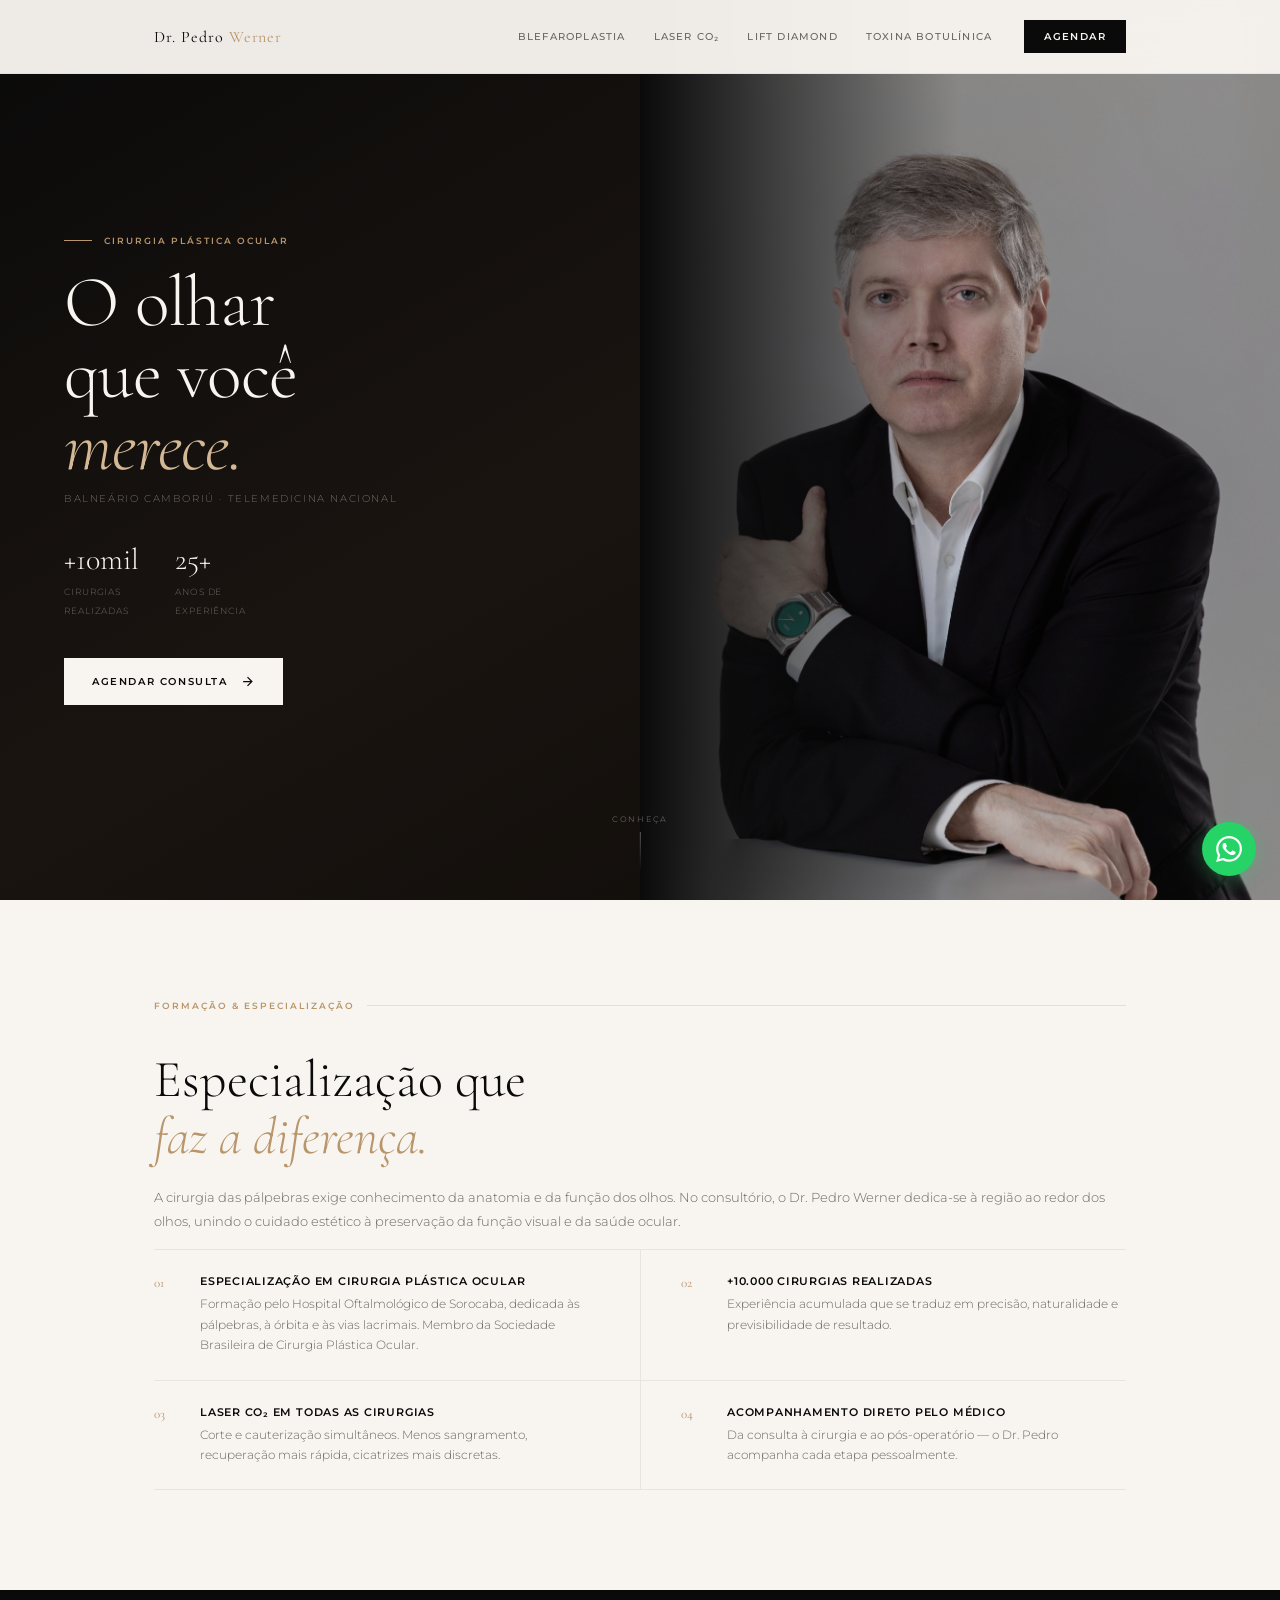
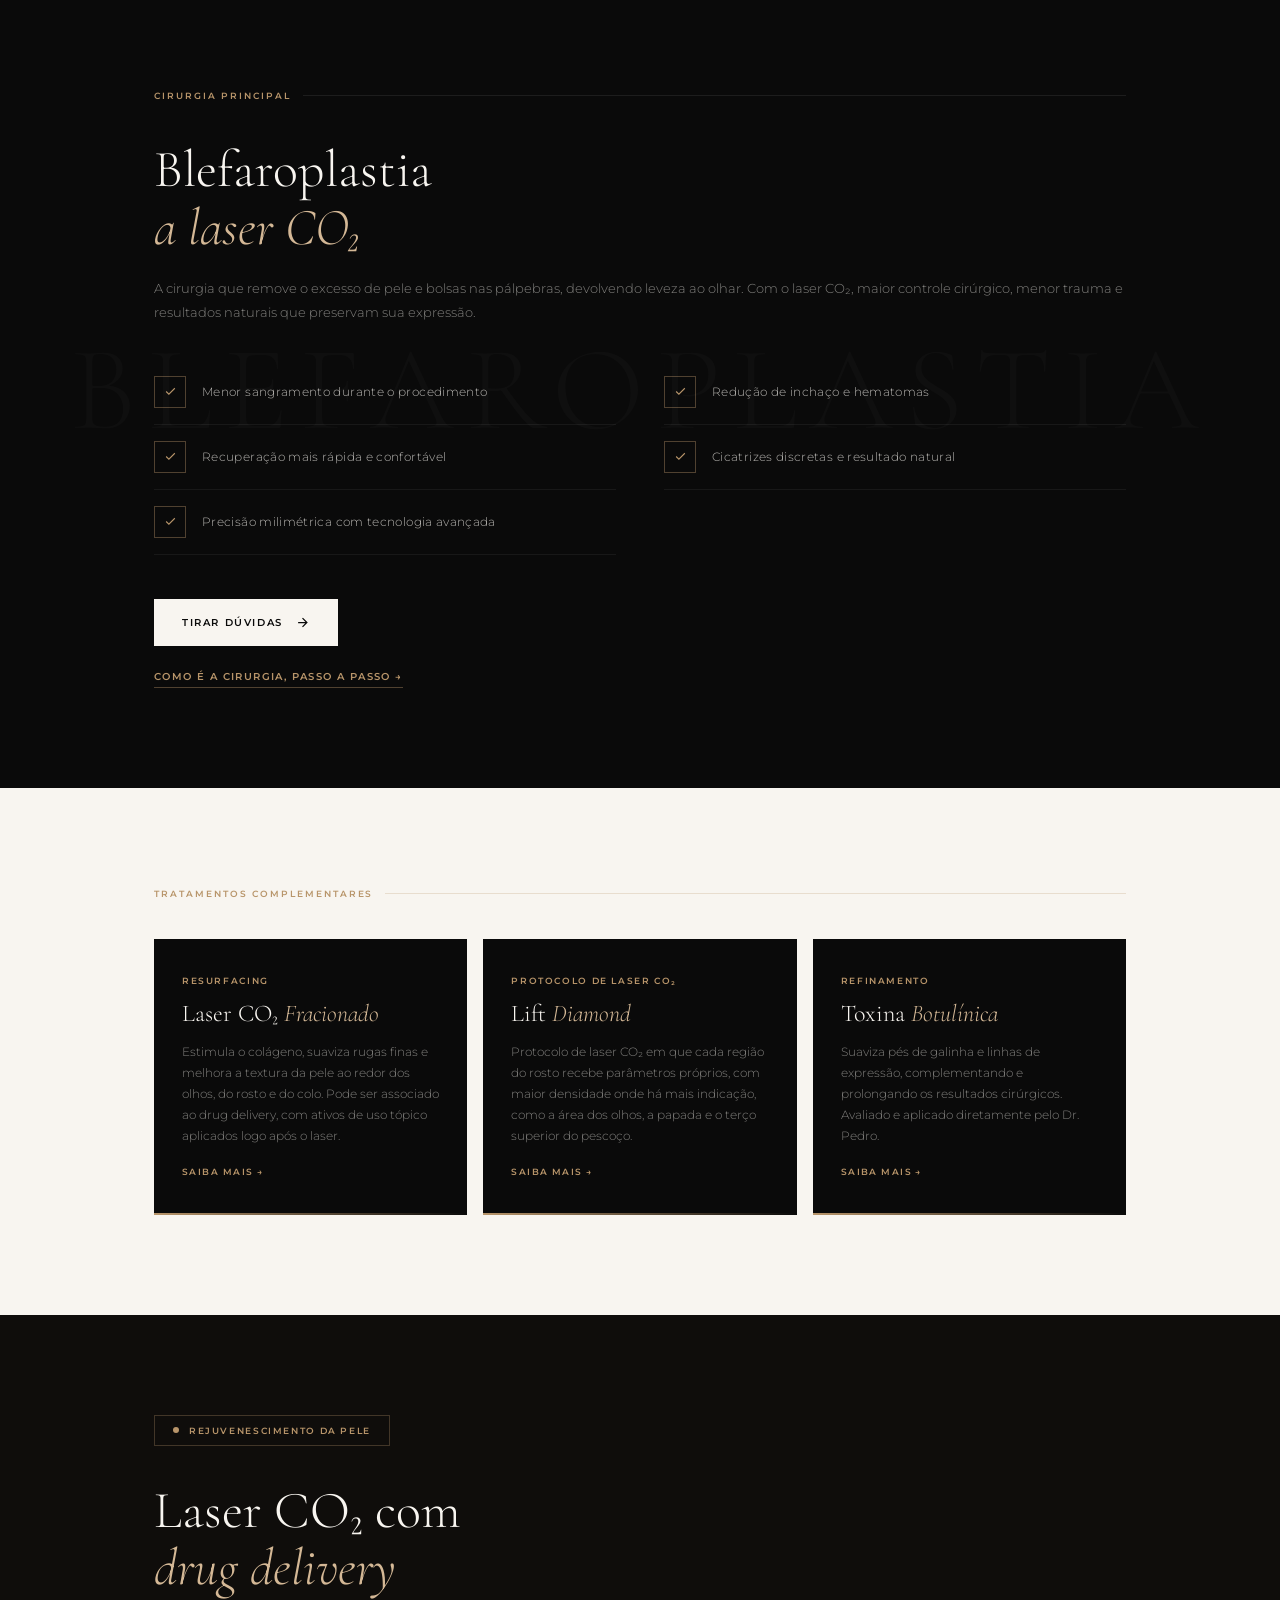
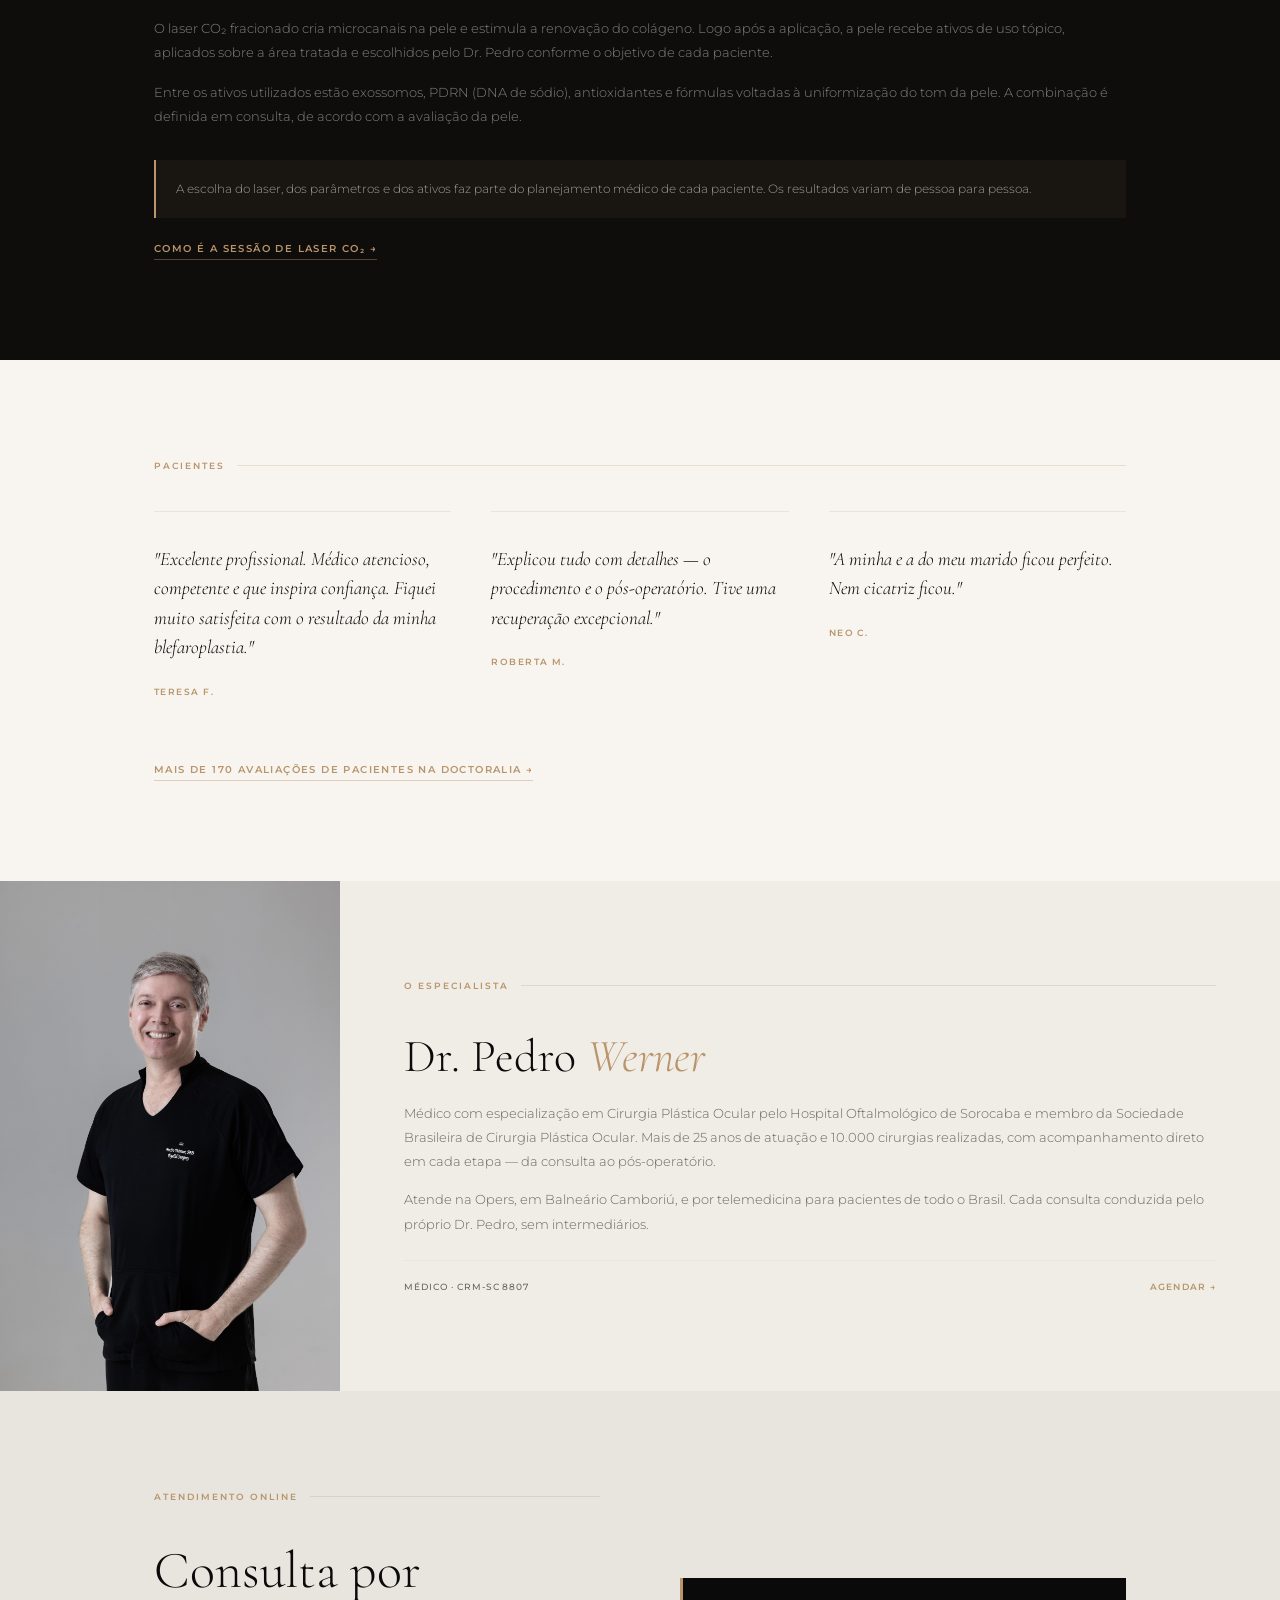
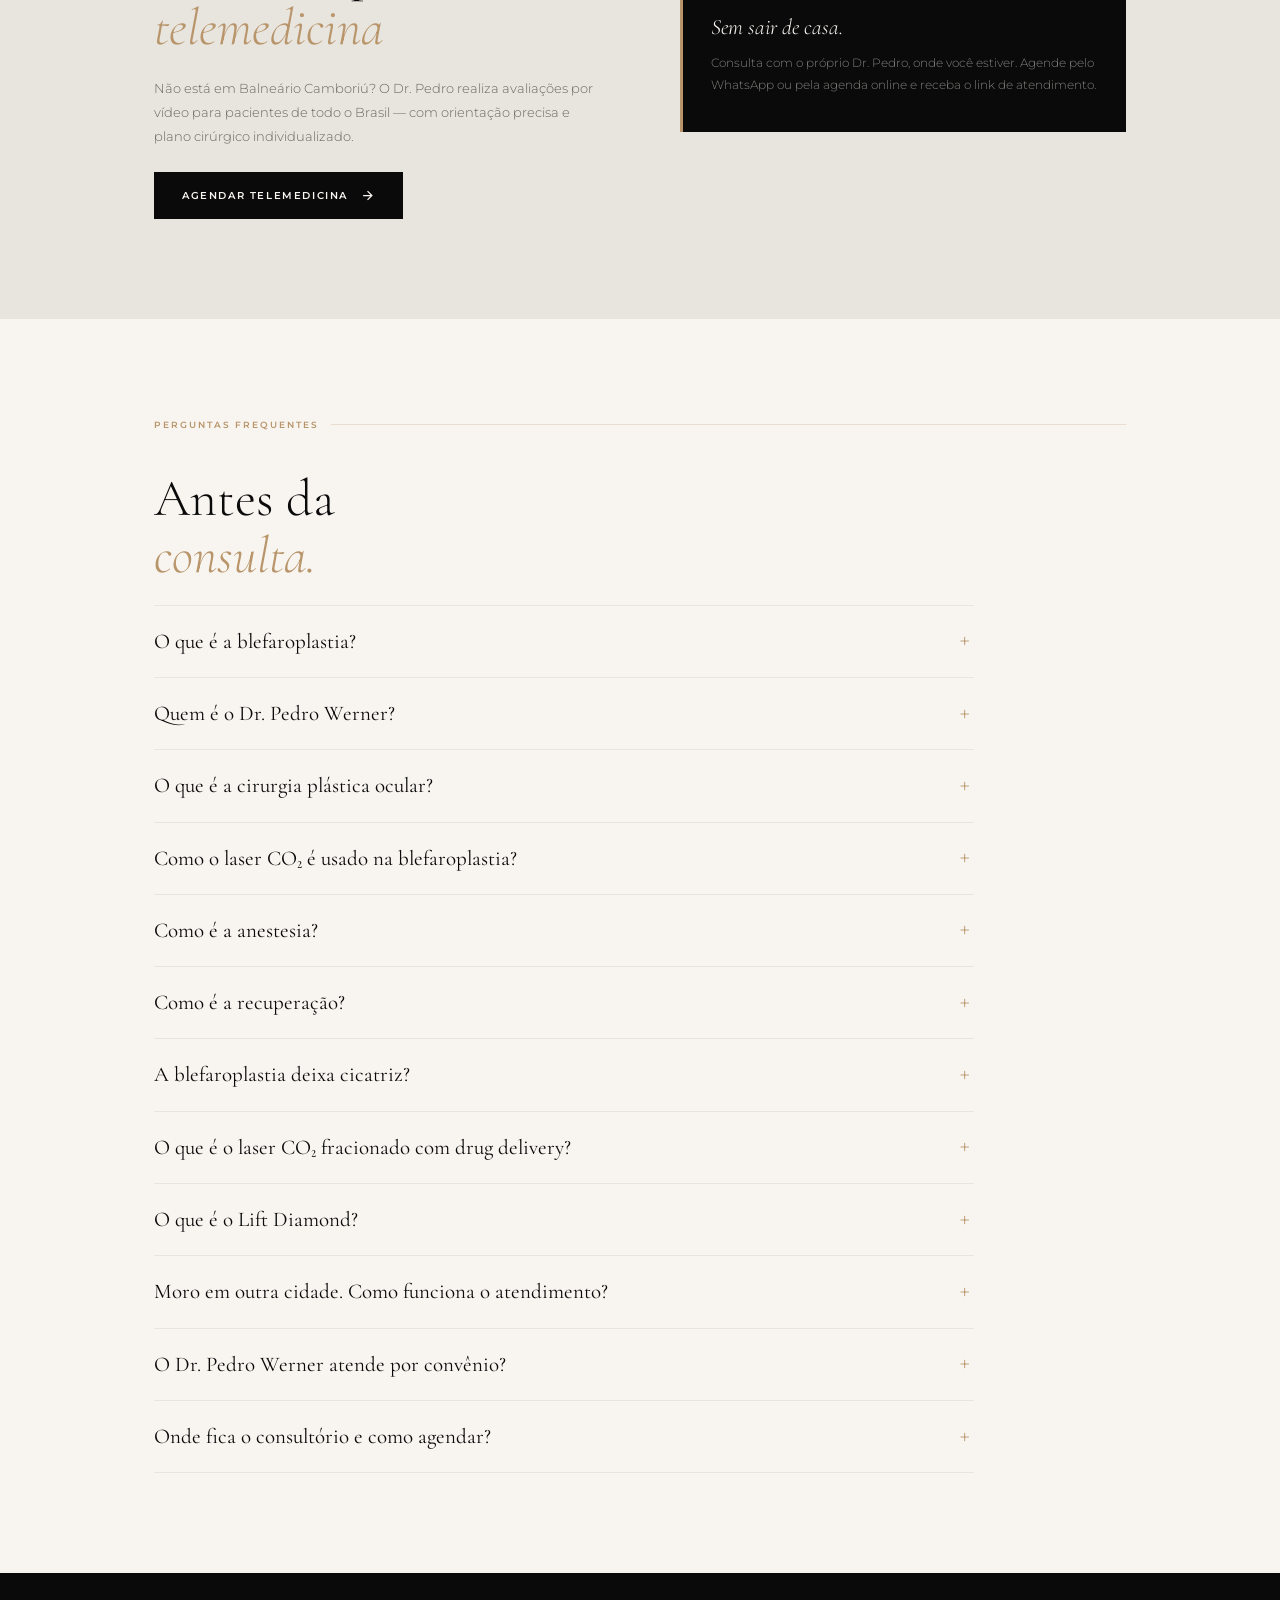
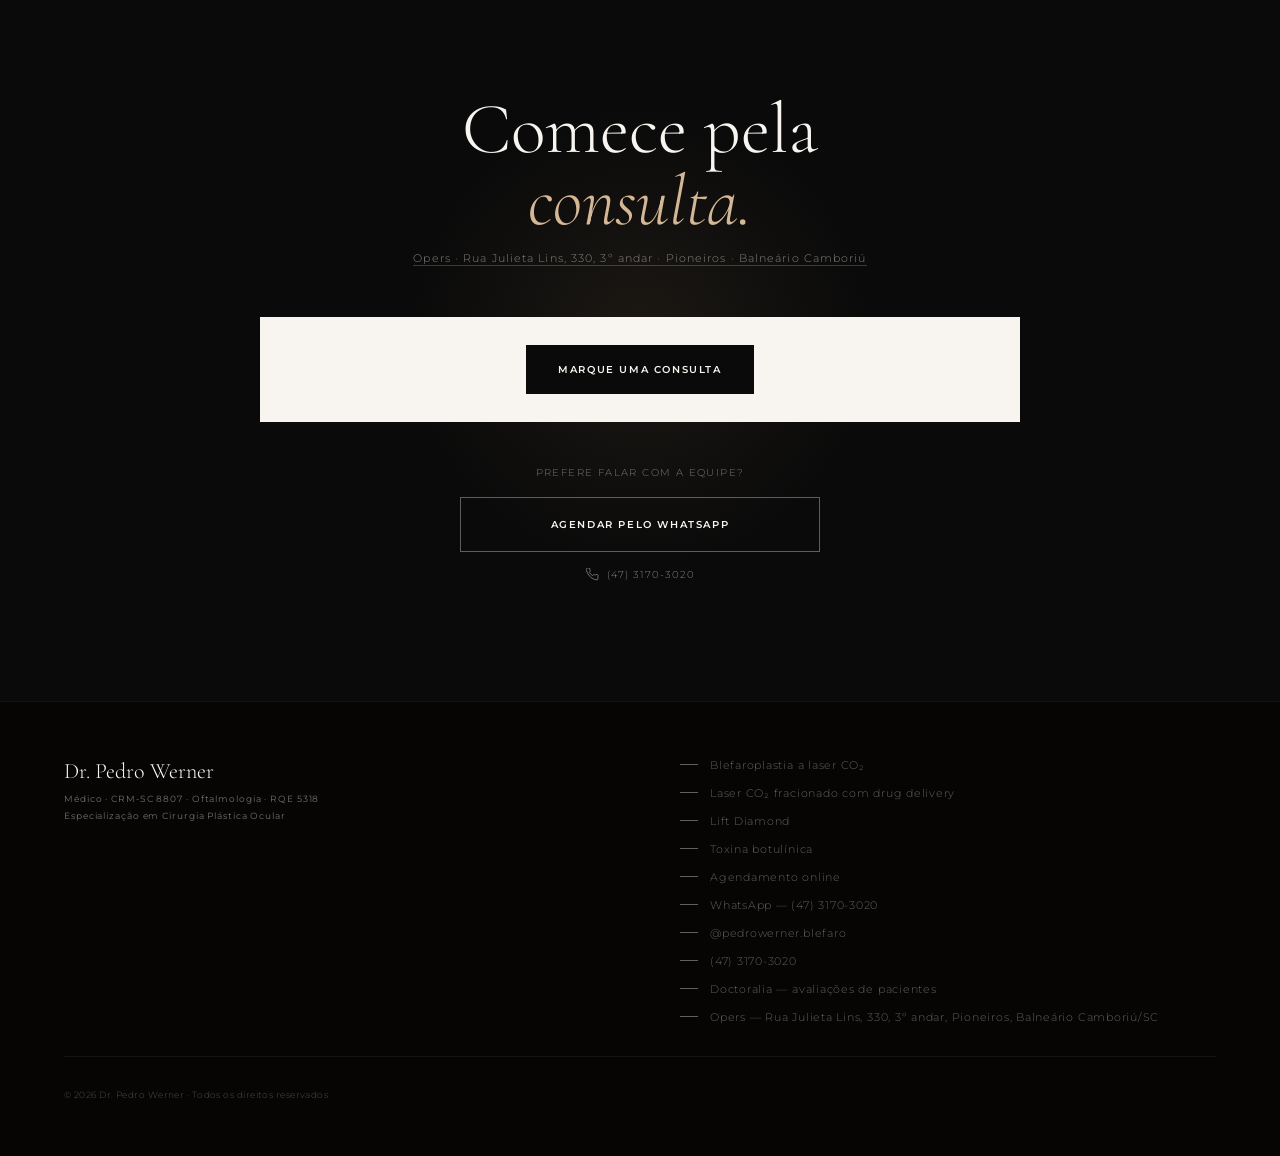
<file: index.html>
<!DOCTYPE html>
<html lang="pt-BR">
<head>
<meta charset="UTF-8">
<meta name="viewport" content="width=device-width, initial-scale=1.0">
<meta name="description" content="Dr. Pedro Werner, médico com especialização em Cirurgia Plástica Ocular. Blefaroplastia a laser CO₂, resurfacing com laser CO₂ fracionado e toxina botulínica em Balneário Camboriú/SC. Agendamento online e teleconsulta.">
<title>Dr. Pedro Werner | Blefaroplastia a laser CO₂ em Balneário Camboriú</title>
<link rel="canonical" href="https://pedrowerner.med.br/">
<meta property="og:type" content="website">
<meta property="og:locale" content="pt_BR">
<meta property="og:url" content="https://pedrowerner.med.br/">
<meta property="og:title" content="Dr. Pedro Werner | Blefaroplastia a laser CO₂ em Balneário Camboriú">
<meta property="og:description" content="Dr. Pedro Werner, médico com especialização em Cirurgia Plástica Ocular. Blefaroplastia a laser CO₂, resurfacing com laser CO₂ fracionado e toxina botulínica em Balneário Camboriú/SC. Agendamento online e teleconsulta.">
<meta property="og:image" content="https://pedrowerner.med.br/assets/dr-pedro-werner-retrato.jpg">
<script type="application/ld+json">
{
 "@context": "https://schema.org",
 "@graph": [
  {
   "@type": "WebSite",
   "@id": "https://pedrowerner.med.br/#site",
   "url": "https://pedrowerner.med.br/",
   "name": "Dr. Pedro Werner — Cirurgia Plástica Ocular",
   "inLanguage": "pt-BR"
  },
  {
   "@type": "Person",
   "@id": "https://pedrowerner.med.br/#dr-pedro-werner",
   "name": "Pedro Werner",
   "honorificPrefix": "Dr.",
   "jobTitle": "Médico com especialização em Cirurgia Plástica Ocular",
   "description": "Médico (CRM-SC 8807), com especialização em Cirurgia Plástica Ocular pelo Hospital Oftalmológico de Sorocaba. Dedica o consultório à blefaroplastia a laser CO₂, ao resurfacing com laser CO₂ fracionado, ao protocolo Lift Diamond e à toxina botulínica, em Balneário Camboriú/SC.",
   "url": "https://pedrowerner.med.br/",
   "sameAs": [
    "https://www.doctoralia.com.br/pedro-werner/oftalmologista/balneario-camboriu",
    "https://www.instagram.com/pedrowerner.blefaro"
   ],
   "knowsLanguage": [
    "pt-BR",
    "en"
   ],
   "knowsAbout": [
    "Blefaroplastia",
    "Blefaroplastia a laser CO₂",
    "Cirurgia plástica ocular",
    "Resurfacing com laser CO₂ fracionado",
    "Toxina botulínica",
    "Lift Diamond"
   ],
   "alumniOf": [
    {
     "@type": "CollegeOrUniversity",
     "name": "Universidade Federal de Santa Catarina"
    },
    {
     "@type": "Hospital",
     "name": "Hospital Oftalmológico de Sorocaba"
    }
   ],
   "memberOf": {
    "@type": "Organization",
    "name": "Sociedade Brasileira de Cirurgia Plástica Ocular"
   },
   "hasCredential": [
    {
     "@type": "EducationalOccupationalCredential",
     "name": "Inscrição no Conselho Regional de Medicina de Santa Catarina — CRM-SC 8807"
    },
    {
     "@type": "EducationalOccupationalCredential",
     "name": "Especialização em Cirurgia Plástica Ocular — Hospital Oftalmológico de Sorocaba"
    }
   ],
   "worksFor": {
    "@id": "https://pedrowerner.med.br/#consultorio"
   },
   "image": "https://pedrowerner.med.br/assets/dr-pedro-werner-retrato.jpg"
  },
  {
   "@type": "Physician",
   "@id": "https://pedrowerner.med.br/#consultorio",
   "name": "Dr. Pedro Werner — Cirurgia Plástica Ocular",
   "description": "Consultório do Dr. Pedro Werner na Opers, em Balneário Camboriú/SC, dedicado à blefaroplastia a laser CO₂, ao resurfacing com laser CO₂ fracionado e à toxina botulínica. Atendimento particular, com agendamento online e teleconsulta.",
   "url": "https://pedrowerner.med.br/",
   "telephone": "+55-47-3170-3020",
   "address": {
    "@type": "PostalAddress",
    "streetAddress": "Rua Julieta Lins, 330, 3º andar — Opers",
    "addressLocality": "Balneário Camboriú",
    "addressRegion": "SC",
    "postalCode": "88331-010",
    "addressCountry": "BR"
   },
   "geo": {
    "@type": "GeoCoordinates",
    "latitude": -26.9709358,
    "longitude": -48.6361885
   },
   "hasMap": "https://www.google.com/maps/search/?api=1&query=Opers%2C+Rua+Julieta+Lins%2C+330%2C+Pioneiros%2C+Balne%C3%A1rio+Cambori%C3%BA+-+SC",
   "areaServed": [
    {
     "@type": "City",
     "name": "Balneário Camboriú"
    },
    {
     "@type": "State",
     "name": "Santa Catarina"
    }
   ],
   "isAcceptingNewPatients": true,
   "paymentAccepted": "PIX, cartão de crédito, cartão de débito",
   "founder": {
    "@id": "https://pedrowerner.med.br/#dr-pedro-werner"
   },
   "sameAs": [
    "https://www.doctoralia.com.br/pedro-werner/oftalmologista/balneario-camboriu",
    "https://www.instagram.com/pedrowerner.blefaro"
   ],
   "availableService": [
    {
     "@type": "MedicalProcedure",
     "name": "Blefaroplastia a laser CO₂",
     "description": "Cirurgia das pálpebras que remove o excesso de pele e trata as bolsas de gordura, com uso do laser CO₂ nas incisões.",
     "url": "https://pedrowerner.med.br/blefaroplastia-a-laser/",
     "@id": "https://pedrowerner.med.br/blefaroplastia-a-laser/#procedimento"
    },
    {
     "@type": "MedicalProcedure",
     "name": "Resurfacing com laser CO₂ fracionado e drug delivery",
     "description": "Tratamento da pele com laser CO₂ fracionado, seguido da aplicação de ativos de uso tópico escolhidos pelo médico.",
     "url": "https://pedrowerner.med.br/resurfacing-laser-co2/",
     "@id": "https://pedrowerner.med.br/resurfacing-laser-co2/#procedimento"
    },
    {
     "@type": "MedicalProcedure",
     "@id": "https://pedrowerner.med.br/lift-diamond/#procedimento",
     "name": "Lift Diamond",
     "description": "Protocolo de aplicação do laser CO₂ fracionado em que cada região do rosto recebe parâmetros próprios, seguido de drug delivery com ativos de uso tópico.",
     "url": "https://pedrowerner.med.br/lift-diamond/"
    },
    {
     "@type": "MedicalProcedure",
     "name": "Aplicação de toxina botulínica",
     "description": "Aplicação para suavizar linhas de expressão ao redor dos olhos.",
     "url": "https://pedrowerner.med.br/toxina-botulinica/",
     "@id": "https://pedrowerner.med.br/toxina-botulinica/#procedimento"
    }
   ],
   "potentialAction": {
    "@type": "ReserveAction",
    "name": "Agendar consulta",
    "target": "https://www.doctoralia.com.br/pedro-werner/oftalmologista/balneario-camboriu"
   },
   "image": "https://pedrowerner.med.br/assets/dr-pedro-werner-retrato.jpg"
  },
  {
   "@type": "FAQPage",
   "@id": "https://pedrowerner.med.br/#faq",
   "mainEntity": [
    {
     "@type": "Question",
     "name": "O que é a blefaroplastia?",
     "acceptedAnswer": {
      "@type": "Answer",
      "text": "A blefaroplastia é a cirurgia das pálpebras. Ela remove o excesso de pele e trata as bolsas de gordura das pálpebras superiores, inferiores ou ambas. A indicação pode ser estética, funcional (quando a pele pesa sobre o campo de visão) ou as duas."
     }
    },
    {
     "@type": "Question",
     "name": "Quem é o Dr. Pedro Werner?",
     "acceptedAnswer": {
      "@type": "Answer",
      "text": "O Dr. Pedro Werner é médico (CRM-SC 8807), com especialização em Cirurgia Plástica Ocular pelo Hospital Oftalmológico de Sorocaba. É membro da Sociedade Brasileira de Cirurgia Plástica Ocular, atua há mais de 25 anos e já realizou mais de 10 mil cirurgias. Atende em Balneário Camboriú, Santa Catarina."
     }
    },
    {
     "@type": "Question",
     "name": "O que é a cirurgia plástica ocular?",
     "acceptedAnswer": {
      "@type": "Answer",
      "text": "A cirurgia plástica ocular é a área da medicina dedicada às pálpebras, à órbita e às vias lacrimais. O médico que atua nessa área concentra o seu trabalho na região ao redor dos olhos e avalia, junto com a estética, a função das pálpebras e a saúde ocular."
     }
    },
    {
     "@type": "Question",
     "name": "Como o laser CO₂ é usado na blefaroplastia?",
     "acceptedAnswer": {
      "@type": "Answer",
      "text": "Na blefaroplastia a laser, o laser CO₂ é usado nas incisões: ele corta e cauteriza ao mesmo tempo, o que reduz o sangramento durante a cirurgia. O Dr. Pedro Werner utiliza o laser CO₂ em todas as blefaroplastias."
     }
    },
    {
     "@type": "Question",
     "name": "Como é a anestesia?",
     "acceptedAnswer": {
      "@type": "Answer",
      "text": "A blefaroplastia é realizada em centro cirúrgico, com anestesia local e sedação conduzida por médico anestesista. Antes da cirurgia, o paciente passa por avaliação pré-anestésica."
     }
    },
    {
     "@type": "Question",
     "name": "Como é a recuperação?",
     "acceptedAnswer": {
      "@type": "Answer",
      "text": "Inchaço e manchas roxas ao redor dos olhos são esperados nos primeiros dias e diminuem de forma gradual. O tempo de recuperação varia de pessoa para pessoa, e as orientações de repouso e de retorno às atividades são dadas individualmente. O Dr. Pedro acompanha pessoalmente o pós-operatório."
     }
    },
    {
     "@type": "Question",
     "name": "A blefaroplastia deixa cicatriz?",
     "acceptedAnswer": {
      "@type": "Answer",
      "text": "Toda cirurgia deixa cicatriz. Na pálpebra superior, a incisão é feita na dobra natural da pálpebra, onde a cicatriz tende a ficar pouco aparente depois da cicatrização. O resultado varia conforme a pele de cada paciente."
     }
    },
    {
     "@type": "Question",
     "name": "O que é o laser CO₂ fracionado com drug delivery?",
     "acceptedAnswer": {
      "@type": "Answer",
      "text": "O laser CO₂ fracionado é um tratamento de resurfacing: cria microcanais na pele e estimula a produção de colágeno. No drug delivery, ativos de uso tópico são aplicados sobre a pele logo após o laser. Os ativos são escolhidos pelo Dr. Pedro conforme o objetivo de cada paciente, como hidratação, ação antioxidante ou uniformização do tom."
     }
    },
    {
     "@type": "Question",
     "name": "O que é o Lift Diamond?",
     "acceptedAnswer": {
      "@type": "Answer",
      "text": "É um protocolo de aplicação do laser CO₂ fracionado em que o rosto não é tratado de forma uniforme. Cada região recebe parâmetros próprios, com maior densidade onde há mais indicação, como a área dos olhos, a papada e o terço superior do pescoço."
     }
    },
    {
     "@type": "Question",
     "name": "Moro em outra cidade. Como funciona o atendimento?",
     "acceptedAnswer": {
      "@type": "Answer",
      "text": "A primeira avaliação pode ser feita por teleconsulta, por vídeo, de qualquer lugar do Brasil. A cirurgia e as revisões do pós-operatório são presenciais, e as datas são planejadas com a equipe antes da viagem."
     }
    },
    {
     "@type": "Question",
     "name": "O Dr. Pedro Werner atende por convênio?",
     "acceptedAnswer": {
      "@type": "Answer",
      "text": "Não. O atendimento no consultório é particular. As formas de pagamento aceitas são PIX, cartão de crédito e cartão de débito."
     }
    },
    {
     "@type": "Question",
     "name": "Onde fica o consultório e como agendar?",
     "acceptedAnswer": {
      "@type": "Answer",
      "text": "O consultório fica na Opers, Rua Julieta Lins, 330, 3º andar, bairro Pioneiros, Balneário Camboriú/SC, CEP 88331-010. O agendamento pode ser feito online, pela agenda desta página, ou pelo WhatsApp (47) 3170-3020."
     }
    }
   ]
  }
 ]
}
</script>
<link href="https://fonts.googleapis.com/css2?family=Cormorant+Garamond:ital,wght@0,300;0,400;0,500;1,300;1,400&family=Montserrat:wght@300;400;500;600&display=swap" rel="stylesheet">
<style>

*, *::before, *::after { box-sizing: border-box; margin: 0; padding: 0; }
html { scroll-behavior: smooth; -webkit-font-smoothing: antialiased; }

:root {
  --preto: #0a0a0a;
  --branco: #f8f5f0;
  --dourado: #b8956a;
  --dourado-claro: #d4b896;
  --cinza: #6b6560;
  --cinza-claro: #e8e4de;
  --stone: #f0ece6;
  --T: 'Cormorant Garamond', serif;
  --B: 'Montserrat', sans-serif;
  --max: 1100px;
  --pad-mobile: 24px;
  --pad-desktop: 64px;
}

body {
  background: var(--branco);
  color: var(--preto);
  font-family: var(--B);
  overflow-x: hidden;
}

/* ── UTILS ── */
.container {
  width: 100%;
  max-width: var(--max);
  margin: 0 auto;
  padding: 0 var(--pad-mobile);
}
@media (min-width: 768px) {
  .container { padding: 0 var(--pad-desktop); }
}

/* ── NAV ── */
nav {
  position: fixed; top: 0; left: 0; right: 0; z-index: 100;
  background: rgba(248,245,240,0.96);
  backdrop-filter: blur(12px);
  border-bottom: 1px solid rgba(184,149,106,0.15);
}
.nav-inner {
  max-width: var(--max); margin: 0 auto;
  padding: 18px var(--pad-mobile);
  display: flex; align-items: center; justify-content: space-between;
}
@media (min-width: 768px) {
  .nav-inner { padding: 20px var(--pad-desktop); }
}
.nav-logo {
  font-family: var(--T); font-size: 16px; font-weight: 400;
  letter-spacing: 0.06em; color: var(--preto); text-decoration: none;
}
.nav-logo span { color: var(--dourado); }
.nav-cta {
  font-family: var(--B); font-size: 10px; font-weight: 600;
  letter-spacing: 0.14em; text-transform: uppercase;
  color: var(--branco); background: var(--preto);
  padding: 10px 20px; text-decoration: none;
  transition: background 0.25s;
}
.nav-cta:hover { background: var(--dourado); }

/* ── HERO ── */
.hero {
  background: var(--preto);
  min-height: 100svh;
  padding-top: 60px;
  position: relative;
  overflow: hidden;
  display: flex;
  flex-direction: column;
}
@media (min-width: 768px) {
  .hero {
    display: grid;
    grid-template-columns: 1fr 1fr;
    grid-template-rows: 1fr;
    min-height: 100vh;
    padding-top: 0;
  }
}

/* Fundo escuro gradiente */
.hero::before {
  content: '';
  position: absolute; inset: 0;
  background: linear-gradient(150deg, #0a0a0a 0%, #1a1410 50%, #0d0b08 100%);
  z-index: 0;
}

/* Coluna esquerda — texto */
.hero-content {
  position: relative; z-index: 2;
  display: flex; flex-direction: column; justify-content: flex-end;
  padding: 0 var(--pad-mobile) 44px;
  min-height: 100svh;
  order: 1;
}
@media (min-width: 768px) {
  .hero-content {
    min-height: 0;
    padding: 120px var(--pad-desktop) 80px;
    justify-content: center;
    order: 1;
  }
}

.hero-tag {
  font-family: var(--B); font-size: 9px; font-weight: 600;
  letter-spacing: 0.22em; text-transform: uppercase; color: var(--dourado);
  display: flex; align-items: center; gap: 12px; margin-bottom: 20px;
}
.hero-tag::before {
  content: ''; display: block;
  width: 28px; height: 1px; background: var(--dourado);
}
.hero-titulo {
  font-family: var(--T); font-size: clamp(46px, 10vw, 72px);
  font-weight: 300; line-height: 1.0; color: var(--branco);
  letter-spacing: -0.01em; margin-bottom: 10px;
}
.hero-titulo em { font-style: italic; color: var(--dourado-claro); }
.hero-sub {
  font-family: var(--B); font-size: 10px; font-weight: 300;
  letter-spacing: 0.16em; text-transform: uppercase;
  color: rgba(248,245,240,0.4); margin-bottom: 40px;
}
.hero-stats { display: flex; gap: 36px; margin-bottom: 40px; }
.stat-num {
  font-family: var(--T); font-size: 30px; font-weight: 300;
  color: var(--branco); display: block; line-height: 1; margin-bottom: 5px;
}
.stat-label {
  font-family: var(--B); font-size: 9px; font-weight: 300;
  letter-spacing: 0.1em; text-transform: uppercase;
  color: rgba(248,245,240,0.38); line-height: 1.5;
}
.hero-btn {
  display: inline-flex; align-items: center; gap: 12px;
  font-family: var(--B); font-size: 10px; font-weight: 600;
  letter-spacing: 0.16em; text-transform: uppercase;
  color: var(--preto); background: var(--branco);
  padding: 16px 28px; text-decoration: none; width: fit-content;
  transition: background 0.25s, color 0.25s;
}
.hero-btn:hover { background: var(--dourado); color: var(--branco); }
.hero-btn svg { width: 15px; height: 15px; transition: transform 0.25s; }
.hero-btn:hover svg { transform: translateX(3px); }

/* Coluna direita — foto */
.hero-foto-wrap {
  position: absolute;
  inset: 0;
  z-index: 0;
  overflow: hidden;
}
@media (min-width: 768px) {
  .hero-foto-wrap {
    position: relative;
    order: 2;
    height: 100vh;
    max-height: none;
    min-height: 0;
  }
}
.hero-foto {
  width: 100%; height: 100%;
  object-fit: cover;
  object-position: center 8%;
  opacity: 0.8;
  filter: grayscale(15%);
  display: block;
}
/* gradiente sobre a foto — mobile: embaixo, desktop: esquerda */
.hero-foto-grad {
  position: absolute; inset: 0;
  background: linear-gradient(to bottom, rgba(10,10,10,0.15) 0%, rgba(10,10,10,0.5) 45%, rgba(10,10,10,0.95) 75%, var(--preto) 100%);
}
@media (min-width: 768px) {
  .hero-foto-grad {
    background: linear-gradient(to left, transparent 50%, var(--preto) 100%);
  }
}

/* scroll indicator */
.scroll-ind {
  position: absolute; bottom: 28px; left: 50%;
  transform: translateX(-50%);
  display: none; flex-direction: column; align-items: center; gap: 8px;
  z-index: 3; opacity: 0.35;
}
@media (min-width: 768px) {
  .scroll-ind { display: flex; }
}
.scroll-ind span {
  font-family: var(--B); font-size: 8px; font-weight: 400;
  letter-spacing: 0.22em; text-transform: uppercase; color: var(--branco);
}
.scroll-line {
  width: 1px; height: 40px;
  background: linear-gradient(to bottom, var(--branco), transparent);
  animation: scrollAnim 2s ease infinite;
}
@keyframes scrollAnim {
  0%   { transform: scaleY(0); transform-origin: top; }
  50%  { transform: scaleY(1); transform-origin: top; }
  51%  { transform: scaleY(1); transform-origin: bottom; }
  100% { transform: scaleY(0); transform-origin: bottom; }
}

/* ── SEÇÕES GENÉRICAS ── */
.section { padding: 72px 0; }
.section.dark { background: var(--preto); }
.section.light { background: var(--branco); }
.section.stone { background: var(--stone); }
.section.sand { background: var(--cinza-claro); }

@media (min-width: 768px) {
  .section { padding: 100px 0; }
}

.section-label {
  font-family: var(--B); font-size: 9px; font-weight: 600;
  letter-spacing: 0.22em; text-transform: uppercase; color: var(--dourado);
  display: flex; align-items: center; gap: 12px; margin-bottom: 40px;
}
.section-label::after {
  content: ''; flex: 1; height: 1px;
  background: rgba(184,149,106,0.25);
}
.section-label.dark-line::after { background: rgba(255,255,255,0.08); }

.h2 {
  font-family: var(--T); font-size: clamp(36px, 5vw, 52px);
  font-weight: 300; line-height: 1.1; margin-bottom: 20px;
}
.h2 em { font-style: italic; color: var(--dourado); }
.h2.on-dark { color: var(--branco); }
.h2.on-dark em { color: var(--dourado-claro); }

.body-text {
  font-family: var(--B); font-size: 13px; font-weight: 300;
  line-height: 1.85; color: var(--cinza); margin-bottom: 16px;
}
.body-text.on-dark { color: rgba(248,245,240,0.5); }

/* ── CREDENCIAIS ── */
.cred-grid {
  display: grid;
  grid-template-columns: 1fr;
  border-top: 1px solid var(--cinza-claro);
  margin-top: 8px;
}
@media (min-width: 768px) {
  .cred-grid { grid-template-columns: 1fr 1fr; }
}
.cred-item {
  display: flex; gap: 20px; align-items: flex-start;
  padding: 24px 0; border-bottom: 1px solid var(--cinza-claro);
}
@media (min-width: 768px) {
  .cred-item:nth-child(odd) { padding-right: 40px; }
  .cred-item:nth-child(even) { padding-left: 40px; border-left: 1px solid var(--cinza-claro); }
}
.cred-n {
  font-family: var(--T); font-size: 13px; font-weight: 400;
  color: var(--dourado); min-width: 26px; padding-top: 1px;
}
.cred-h {
  font-family: var(--B); font-size: 11px; font-weight: 600;
  letter-spacing: 0.07em; text-transform: uppercase;
  color: var(--preto); margin-bottom: 6px;
}
.cred-p {
  font-family: var(--B); font-size: 12px; font-weight: 300;
  line-height: 1.7; color: var(--cinza);
}

/* ── BENEFÍCIOS ── */
.bene-list { margin: 36px 0; }
.bene-item {
  display: flex; align-items: center; gap: 16px;
  padding: 16px 0; border-bottom: 1px solid rgba(255,255,255,0.06);
}
.bene-icon {
  width: 32px; height: 32px; flex-shrink: 0;
  border: 1px solid rgba(184,149,106,0.4);
  display: flex; align-items: center; justify-content: center;
}
.bene-icon svg { width: 13px; height: 13px; stroke: var(--dourado); fill: none; stroke-width: 2; }
.bene-txt {
  font-family: var(--B); font-size: 12px; font-weight: 300;
  letter-spacing: 0.03em; color: rgba(248,245,240,0.72);
}

@media (min-width: 768px) {
  .bene-list { display: grid; grid-template-columns: 1fr 1fr; column-gap: 48px; }
}

/* ── CARDS ── */
.cards-grid { display: grid; grid-template-columns: 1fr; gap: 16px; margin-top: 16px; }
@media (min-width: 768px) {
  .cards-grid { grid-template-columns: 1fr 1fr; }
}
.card {
  background: var(--preto); padding: 36px 28px;
  position: relative; overflow: hidden;
  transition: transform 0.25s;
}
.card:hover { transform: translateY(-2px); }
.card::after {
  content: ''; position: absolute; bottom: 0; left: 0; right: 0;
  height: 2px; background: linear-gradient(90deg, var(--dourado), transparent);
}
.card-tag {
  font-family: var(--B); font-size: 9px; font-weight: 600;
  letter-spacing: 0.18em; text-transform: uppercase; color: var(--dourado); margin-bottom: 14px;
}
.card-h {
  font-family: var(--T); font-size: 24px; font-weight: 300;
  color: var(--branco); margin-bottom: 12px; line-height: 1.2;
}
.card-h em { font-style: italic; color: var(--dourado-claro); }
.card-p {
  font-family: var(--B); font-size: 12px; font-weight: 300;
  line-height: 1.75; color: rgba(248,245,240,0.5);
}

/* ── TOSKANI ── */
.toskani-badge {
  display: inline-flex; align-items: center; gap: 10px;
  border: 1px solid rgba(184,149,106,0.3);
  padding: 9px 18px; margin-bottom: 36px;
}
.toskani-badge::before {
  content: ''; width: 6px; height: 6px;
  background: var(--dourado); border-radius: 50%;
  animation: pulse 2s ease infinite;
}
.toskani-badge span {
  font-family: var(--B); font-size: 9px; font-weight: 600;
  letter-spacing: 0.18em; text-transform: uppercase; color: var(--dourado);
}
@keyframes pulse { 0%,100% { opacity:1; } 50% { opacity:0.4; } }

.toskani-quote {
  border-left: 2px solid var(--dourado);
  padding: 18px 20px; margin-top: 32px;
  background: rgba(184,149,106,0.06);
}
.toskani-quote p {
  font-family: var(--T); font-size: 18px; font-weight: 300;
  font-style: italic; color: var(--dourado-claro); line-height: 1.55;
}

/* ── DEPOIMENTOS ── */
.dep-grid { margin-top: 8px; }
@media (min-width: 768px) {
  .dep-grid { display: grid; grid-template-columns: 1fr 1fr 1fr; gap: 0 40px; }
}
.dep-item {
  padding: 32px 0; border-bottom: 1px solid var(--cinza-claro);
}
.dep-item:first-child { border-top: 1px solid var(--cinza-claro); }
@media (min-width: 768px) {
  .dep-item { border-bottom: none; border-top: 1px solid var(--cinza-claro) !important; }
}
.dep-txt {
  font-family: var(--T); font-size: 19px; font-weight: 300;
  font-style: italic; line-height: 1.55; color: var(--preto); margin-bottom: 18px;
}
.dep-autor {
  font-family: var(--B); font-size: 9px; font-weight: 600;
  letter-spacing: 0.16em; text-transform: uppercase; color: var(--dourado);
}

/* ── ESPECIALISTA ── */
.esp-wrap {
  display: grid;
  grid-template-columns: 1fr;
  gap: 0;
}
@media (min-width: 768px) {
  .esp-wrap {
    grid-template-columns: 340px 1fr;
    align-items: stretch;
    min-height: 440px;
  }
}
.esp-foto-wrap {
  overflow: hidden;
  height: 380px;
}
@media (min-width: 768px) {
  .esp-foto-wrap { height: auto; min-height: 480px; }
}
.esp-foto {
  width: 100%; height: 100%;
  object-fit: cover;
  object-position: center 25%;
  filter: grayscale(15%);
  display: block;
}
.esp-body {
  padding: 40px var(--pad-mobile);
  display: flex; flex-direction: column; justify-content: center;
}
@media (min-width: 768px) {
  .esp-body { padding: 56px var(--pad-desktop); }
}
.esp-h {
  font-family: var(--T); font-size: clamp(32px, 4vw, 46px);
  font-weight: 300; color: var(--preto); line-height: 1.1; margin-bottom: 20px;
}
.esp-h em { font-style: italic; color: var(--dourado); }
.esp-rodape {
  display: flex; align-items: center; justify-content: space-between;
  border-top: 1px solid var(--cinza-claro); padding-top: 20px; margin-top: 24px;
}
.esp-crm {
  font-family: var(--B); font-size: 9px; font-weight: 500;
  letter-spacing: 0.1em; text-transform: uppercase; color: var(--cinza);
}
.esp-link {
  font-family: var(--B); font-size: 9px; font-weight: 600;
  letter-spacing: 0.14em; text-transform: uppercase;
  color: var(--dourado); text-decoration: none;
}

/* ── TELEMEDICINA ── */
.tele-inner {
  display: grid; grid-template-columns: 1fr;
  gap: 36px;
}
@media (min-width: 768px) {
  .tele-inner { grid-template-columns: 1fr 1fr; align-items: center; gap: 80px; }
}
.tele-box {
  background: var(--preto); padding: 36px 28px;
  border-left: 3px solid var(--dourado);
}
.tele-box-h {
  font-family: var(--T); font-size: 22px; font-weight: 300;
  font-style: italic; color: var(--branco); margin-bottom: 12px;
}
.tele-box-p {
  font-family: var(--B); font-size: 12px; font-weight: 300;
  line-height: 1.8; color: rgba(248,245,240,0.5);
}

/* ── CTA FINAL ── */
.cta-wrap {
  background: var(--preto); padding: 96px var(--pad-mobile);
  text-align: center; position: relative; overflow: hidden;
}
@media (min-width: 768px) {
  .cta-wrap { padding: 120px var(--pad-desktop); }
}
.cta-wrap::before {
  content: ''; position: absolute;
  top: 50%; left: 50%; transform: translate(-50%, -50%);
  width: 500px; height: 500px;
  background: radial-gradient(circle, rgba(184,149,106,0.1) 0%, transparent 65%);
  pointer-events: none;
}
.cta-h {
  font-family: var(--T); font-size: clamp(44px, 8vw, 72px);
  font-weight: 300; line-height: 1.0; color: var(--branco); margin-bottom: 12px;
}
.cta-h em { font-style: italic; color: var(--dourado-claro); }
.cta-sub {
  font-family: var(--B); font-size: 11px; font-weight: 300;
  letter-spacing: 0.1em; color: rgba(248,245,240,0.5); margin-bottom: 48px; line-height: 1.8;
}
.cta-btn {
  display: block; max-width: 360px; margin: 0 auto 16px;
  font-family: var(--B); font-size: 10px; font-weight: 600;
  letter-spacing: 0.16em; text-transform: uppercase;
  color: var(--preto); background: var(--branco);
  padding: 20px 36px; text-decoration: none; text-align: center;
  transition: background 0.25s, color 0.25s;
}
.cta-btn:hover { background: var(--dourado); color: var(--branco); }
.cta-tel {
  display: flex; align-items: center; justify-content: center; gap: 8px;
  font-family: var(--B); font-size: 10px; font-weight: 300;
  letter-spacing: 0.1em; color: rgba(248,245,240,0.5);
  text-decoration: none; margin-top: 14px; transition: color 0.25s;
}
.cta-tel:hover { color: var(--dourado); }

/* ── FOOTER ── */
footer {
  background: #060504;
  padding: 48px var(--pad-mobile);
  border-top: 1px solid rgba(255,255,255,0.05);
}
@media (min-width: 768px) {
  footer { padding: 56px var(--pad-desktop); }
  .footer-inner {
    display: grid; grid-template-columns: 1fr 1fr;
    gap: 0 80px; align-items: start;
  }
}
.footer-nome {
  font-family: var(--T); font-size: 22px; font-weight: 300;
  color: var(--branco); margin-bottom: 6px;
}
.footer-crm {
  font-family: var(--B); font-size: 9px; font-weight: 400;
  letter-spacing: 0.1em; color: rgba(248,245,240,0.45); margin-bottom: 36px; line-height: 1.9;
}
@media (min-width: 768px) { .footer-crm { margin-bottom: 0; } }
.footer-links {
  display: flex; flex-direction: column; gap: 14px;
}
.footer-link {
  font-family: var(--B); font-size: 11px; font-weight: 300;
  letter-spacing: 0.07em; color: rgba(248,245,240,0.38);
  text-decoration: none; display: flex; align-items: center; gap: 12px;
  transition: color 0.25s;
}
.footer-link:hover { color: var(--dourado); }
.footer-link::before { content: ''; width: 18px; height: 1px; background: currentColor; flex-shrink: 0; }
.footer-copy {
  font-family: var(--B); font-size: 9px; font-weight: 300;
  color: rgba(248,245,240,0.3); letter-spacing: 0.05em;
  padding-top: 32px; margin-top: 32px;
  border-top: 1px solid rgba(255,255,255,0.05);
  grid-column: 1 / -1;
}

/* ── WHATSAPP FLOAT ── */
.wa-float {
  position: fixed; bottom: 24px; right: 24px; z-index: 200;
  width: 54px; height: 54px; background: #25D366; border-radius: 50%;
  display: flex; align-items: center; justify-content: center;
  box-shadow: 0 4px 18px rgba(37,211,102,0.3);
  text-decoration: none; transition: transform 0.25s, box-shadow 0.25s;
}
.wa-float:hover { transform: scale(1.08); box-shadow: 0 6px 24px rgba(37,211,102,0.45); }
.wa-float svg { width: 26px; height: 26px; fill: white; }

/* ── REVEAL ── */
.rv { opacity: 0; transform: translateY(22px); transition: opacity 0.65s ease, transform 0.65s ease; }
.rv.on { opacity: 1; transform: none; }

/* ── DIVISOR ── */
.div-gold { width: 36px; height: 1px; background: var(--dourado); margin: 28px 0; }

/* ── BLEFARO WATERMARK ── */
.procedimento-bg { position: relative; overflow: hidden; }
.procedimento-bg::before {
  content: 'BLEFAROPLASTIA';
  position: absolute; top: 50%; left: 50%;
  transform: translate(-50%, -50%);
  font-family: var(--T); font-size: clamp(60px, 12vw, 120px);
  font-weight: 300; color: rgba(255,255,255,0.025);
  white-space: nowrap; pointer-events: none; letter-spacing: 0.1em;
}

/* ── DRUG DELIVERY: nota ── */
.dd-nota {
  border-left: 2px solid var(--dourado);
  padding: 18px 20px; margin-top: 32px;
  background: rgba(184,149,106,0.06);
}
.dd-nota p {
  font-family: var(--B); font-size: 12px; font-weight: 300;
  line-height: 1.8; color: rgba(248,245,240,0.6);
}

/* ── DEPOIMENTOS: link ── */
.dep-link {
  display: inline-block; margin-top: 32px;
  font-family: var(--B); font-size: 10px; font-weight: 600;
  letter-spacing: 0.14em; text-transform: uppercase;
  color: var(--dourado); text-decoration: none;
  border-bottom: 1px solid rgba(184,149,106,0.4); padding-bottom: 4px;
  transition: color 0.25s, border-color 0.25s;
}
.dep-link:hover { color: var(--preto); border-color: var(--preto); }

/* ── FAQ ── */
.faq-list { border-top: 1px solid var(--cinza-claro); max-width: 820px; margin-top: 8px; }
.faq-item { border-bottom: 1px solid var(--cinza-claro); }
.faq-item summary {
  list-style: none; cursor: pointer; position: relative;
  padding: 22px 40px 22px 0;
  font-family: var(--T); font-size: 21px; font-weight: 400;
  line-height: 1.3; color: var(--preto);
}
.faq-item summary::-webkit-details-marker { display: none; }
.faq-item summary::after {
  content: '+'; position: absolute; right: 4px; top: 50%;
  transform: translateY(-50%);
  font-family: var(--B); font-size: 20px; font-weight: 300; color: var(--dourado);
}
.faq-item[open] summary::after { content: '\2013'; }
.faq-item summary:focus-visible { outline: 1px solid var(--dourado); outline-offset: 4px; }
.faq-a {
  font-family: var(--B); font-size: 13px; font-weight: 300;
  line-height: 1.85; color: var(--cinza);
  padding: 0 40px 24px 0;
}

/* ── AGENDAMENTO ── */
#agendar { scroll-margin-top: 60px; }
.agendar-widget {
  position: relative; z-index: 1;
  max-width: 760px; margin: 0 auto 44px;
  background: var(--branco); padding: 20px 12px;
  text-align: center;
}
@media (min-width: 768px) { .agendar-widget { padding: 28px; } }
.agendar-widget iframe { max-width: 100%; }
.agendar-widget a.zl-url {
  display: inline-block;
  font-family: var(--B); font-size: 10px; font-weight: 600;
  letter-spacing: 0.16em; text-transform: uppercase;
  color: var(--branco); background: var(--preto);
  padding: 18px 32px; text-decoration: none;
}
.cta-ou {
  font-family: var(--B); font-size: 10px; font-weight: 300;
  letter-spacing: 0.14em; text-transform: uppercase;
  color: rgba(248,245,240,0.45); margin-bottom: 18px;
}
.cta-btn.outline {
  background: transparent; color: var(--branco);
  border: 1px solid rgba(248,245,240,0.35);
}
.cta-btn.outline:hover { background: var(--dourado); border-color: var(--dourado); color: var(--branco); }
.cta-sub a { color: inherit; text-decoration: none; border-bottom: 1px solid rgba(248,245,240,0.2); }
.cta-sub a:hover { color: var(--dourado); }

/* btn reutilizável */
.btn {
  display: inline-flex; align-items: center; gap: 12px;
  font-family: var(--B); font-size: 10px; font-weight: 600;
  letter-spacing: 0.16em; text-transform: uppercase;
  padding: 16px 28px; text-decoration: none; width: fit-content;
  transition: background 0.25s, color 0.25s;
}
.btn.branco { color: var(--preto); background: var(--branco); }
.btn.branco:hover { background: var(--dourado); color: var(--branco); }
.btn.preto { color: var(--branco); background: var(--preto); }
.btn.preto:hover { background: var(--dourado); }
.btn svg { width: 15px; height: 15px; transition: transform 0.25s; }
.btn:hover svg { transform: translateX(3px); }


/* ── NAV: links de tratamentos ── */
.nav-links { display: none; }
@media (min-width: 900px) {
  .nav-links { display: flex; gap: 28px; margin-left: auto; margin-right: 32px; }
  .nav-links a {
    font-family: var(--B); font-size: 10px; font-weight: 500;
    letter-spacing: 0.12em; text-transform: uppercase;
    color: var(--cinza); text-decoration: none; transition: color 0.25s;
  }
  .nav-links a:hover, .nav-links a[aria-current="page"] { color: var(--dourado); }
}

/* ── CARDS como link ── */
a.card { display: block; text-decoration: none; }
.card-mais {
  display: inline-block; margin-top: 20px;
  font-family: var(--B); font-size: 9px; font-weight: 600;
  letter-spacing: 0.16em; text-transform: uppercase; color: var(--dourado);
}
@media (min-width: 900px) {
  .cards-grid.tres { grid-template-columns: 1fr 1fr 1fr; }
}

/* ── link de texto ── */
.link-mais {
  display: inline-block; margin-top: 24px;
  font-family: var(--B); font-size: 10px; font-weight: 600;
  letter-spacing: 0.14em; text-transform: uppercase;
  color: var(--dourado); text-decoration: none;
  border-bottom: 1px solid rgba(184,149,106,0.4); padding-bottom: 4px;
  transition: color 0.25s, border-color 0.25s;
}
.link-mais:hover { color: var(--preto); border-color: var(--preto); }
.link-mais.on-dark:hover { color: var(--branco); border-color: var(--branco); }

/* ── PÁGINAS DE PROCEDIMENTO ── */
.page-hero {
  background: linear-gradient(150deg, #0a0a0a 0%, #1a1410 50%, #0d0b08 100%);
  padding: 124px 0 64px;
}
@media (min-width: 768px) { .page-hero { padding: 168px 0 96px; } }
.crumb {
  font-family: var(--B); font-size: 9px; font-weight: 500;
  letter-spacing: 0.16em; text-transform: uppercase;
  color: rgba(248,245,240,0.4); margin-bottom: 28px;
}
.crumb a { color: inherit; text-decoration: none; }
.crumb a:hover { color: var(--dourado); }
.crumb span { color: var(--dourado); }
.page-h1 {
  font-family: var(--T); font-size: clamp(38px, 6vw, 62px);
  font-weight: 300; line-height: 1.05; color: var(--branco);
  letter-spacing: -0.01em; margin-bottom: 28px; max-width: 820px;
}
.page-h1 em { font-style: italic; color: var(--dourado-claro); }
.page-lead {
  font-family: var(--B); font-size: 14px; font-weight: 300;
  line-height: 1.85; color: rgba(248,245,240,0.68);
  max-width: 680px; margin-bottom: 36px;
}
.acoes { display: flex; flex-wrap: wrap; gap: 14px; }
.btn.contorno {
  color: var(--branco); background: transparent;
  border: 1px solid rgba(248,245,240,0.35);
}
.btn.contorno:hover { background: var(--dourado); border-color: var(--dourado); }
.prose { max-width: 760px; }
.prose .body-text:last-child { margin-bottom: 0; }
.nota {
  border-left: 2px solid var(--dourado);
  padding: 18px 20px; margin-top: 32px; max-width: 760px;
  background: rgba(184,149,106,0.08);
}
.nota p {
  font-family: var(--B); font-size: 12px; font-weight: 300;
  line-height: 1.8; color: var(--cinza);
}
.cred-grid.on-dark, .cred-grid.on-dark .cred-item { border-color: rgba(255,255,255,0.08); }
.cred-grid.on-dark .cred-h { color: var(--branco); }
.cred-grid.on-dark .cred-p { color: rgba(248,245,240,0.5); }

</style>
<noscript><style>.rv{opacity:1;transform:none}</style></noscript>
</head>
<body>

<!-- NAV -->
<nav>
  <div class="nav-inner">
    <a href="#" class="nav-logo">Dr. Pedro <span>Werner</span></a>
    <div class="nav-links"><a href="/blefaroplastia-a-laser/">Blefaroplastia</a><a href="/resurfacing-laser-co2/">Laser CO₂</a><a href="/lift-diamond/">Lift Diamond</a><a href="/toxina-botulinica/">Toxina botulínica</a></div>
    <a href="#agendar" class="nav-cta">Agendar</a>
  </div>
</nav>

<!-- HERO -->
<section class="hero">
  <div class="hero-foto-wrap">
    <img src="/assets/dr-pedro-werner-retrato.jpg" alt="Dr. Pedro Werner, médico com especialização em Cirurgia Plástica Ocular" class="hero-foto" width="1333" height="2000" fetchpriority="high">
    <div class="hero-foto-grad"></div>
  </div>

  <div class="hero-content">
    <div class="hero-tag">Cirurgia Plástica Ocular</div>
    <h1 class="hero-titulo">
      O olhar<br>que você<br><em>merece.</em>
    </h1>
    <p class="hero-sub">Balneário Camboriú · Telemedicina Nacional</p>
    <div class="hero-stats">
      <div>
        <span class="stat-num">+10mil</span>
        <span class="stat-label">cirurgias<br>realizadas</span>
      </div>
      <div>
        <span class="stat-num">25+</span>
        <span class="stat-label">anos de<br>experiência</span>
      </div>
    </div>
    <a href="#agendar" class="btn branco">
      Agendar consulta
      <svg viewBox="0 0 24 24" fill="none" stroke="currentColor" stroke-width="2"><path d="M5 12h14M12 5l7 7-7 7"/></svg>
    </a>
  </div>

  <div class="scroll-ind">
    <span>Conheça</span>
    <div class="scroll-line"></div>
  </div>
</section>

<!-- CREDENCIAIS -->
<section class="section light">
  <div class="container">
    <div class="section-label rv">Formação & Especialização</div>
    <h2 class="h2 rv">Especialização que<br><em>faz a diferença.</em></h2>
    <p class="body-text rv">A cirurgia das pálpebras exige conhecimento da anatomia e da função dos olhos. No consultório, o Dr. Pedro Werner dedica-se à região ao redor dos olhos, unindo o cuidado estético à preservação da função visual e da saúde ocular.</p>
    <div class="cred-grid">
      <div class="cred-item rv">
        <span class="cred-n">01</span>
        <div><p class="cred-h">Especialização em Cirurgia Plástica Ocular</p><p class="cred-p">Formação pelo Hospital Oftalmológico de Sorocaba, dedicada às pálpebras, à órbita e às vias lacrimais. Membro da Sociedade Brasileira de Cirurgia Plástica Ocular.</p></div>
      </div>
      <div class="cred-item rv">
        <span class="cred-n">02</span>
        <div><p class="cred-h">+10.000 cirurgias realizadas</p><p class="cred-p">Experiência acumulada que se traduz em precisão, naturalidade e previsibilidade de resultado.</p></div>
      </div>
      <div class="cred-item rv">
        <span class="cred-n">03</span>
        <div><p class="cred-h">Laser CO₂ em todas as cirurgias</p><p class="cred-p">Corte e cauterização simultâneos. Menos sangramento, recuperação mais rápida, cicatrizes mais discretas.</p></div>
      </div>
      <div class="cred-item rv">
        <span class="cred-n">04</span>
        <div><p class="cred-h">Acompanhamento direto pelo médico</p><p class="cred-p">Da consulta à cirurgia e ao pós-operatório — o Dr. Pedro acompanha cada etapa pessoalmente.</p></div>
      </div>
    </div>
  </div>
</section>

<!-- BLEFAROPLASTIA -->
<section class="section dark procedimento-bg">
  <div class="container">
    <div class="section-label dark-line rv">Cirurgia Principal</div>
    <h2 class="h2 on-dark rv">Blefaroplastia<br><em>a laser CO₂</em></h2>
    <p class="body-text on-dark rv">A cirurgia que remove o excesso de pele e bolsas nas pálpebras, devolvendo leveza ao olhar. Com o laser CO₂, maior controle cirúrgico, menor trauma e resultados naturais que preservam sua expressão.</p>
    <div class="bene-list">
      <div class="bene-item rv"><div class="bene-icon"><svg viewBox="0 0 24 24"><path d="M20 6L9 17l-5-5"/></svg></div><span class="bene-txt">Menor sangramento durante o procedimento</span></div>
      <div class="bene-item rv"><div class="bene-icon"><svg viewBox="0 0 24 24"><path d="M20 6L9 17l-5-5"/></svg></div><span class="bene-txt">Redução de inchaço e hematomas</span></div>
      <div class="bene-item rv"><div class="bene-icon"><svg viewBox="0 0 24 24"><path d="M20 6L9 17l-5-5"/></svg></div><span class="bene-txt">Recuperação mais rápida e confortável</span></div>
      <div class="bene-item rv"><div class="bene-icon"><svg viewBox="0 0 24 24"><path d="M20 6L9 17l-5-5"/></svg></div><span class="bene-txt">Cicatrizes discretas e resultado natural</span></div>
      <div class="bene-item rv"><div class="bene-icon"><svg viewBox="0 0 24 24"><path d="M20 6L9 17l-5-5"/></svg></div><span class="bene-txt">Precisão milimétrica com tecnologia avançada</span></div>
    </div>
    <a href="https://wa.me/554731703020?text=Ol%C3%A1%21%20Vim%20pelo%20site%20do%20Dr.%20Pedro%20Werner%20e%20gostaria%20de%20tirar%20d%C3%BAvidas%20sobre%20a%20blefaroplastia." class="btn branco rv" style="margin-top:8px;">
      Tirar dúvidas
      <svg viewBox="0 0 24 24" fill="none" stroke="currentColor" stroke-width="2"><path d="M5 12h14M12 5l7 7-7 7"/></svg>
    </a>
    <div><a href="/blefaroplastia-a-laser/" class="link-mais on-dark rv">Como é a cirurgia, passo a passo →</a></div>
  </div>
</section>

<!-- COMPLEMENTARES -->
<section class="section light">
  <div class="container">
    <div class="section-label rv">Tratamentos Complementares</div>
    <div class="cards-grid tres">
      <a href="/resurfacing-laser-co2/" class="card rv">
        <p class="card-tag">Resurfacing</p>
        <h3 class="card-h">Laser CO₂ <em>Fracionado</em></h3>
        <p class="card-p">Estimula o colágeno, suaviza rugas finas e melhora a textura da pele ao redor dos olhos, do rosto e do colo. Pode ser associado ao drug delivery, com ativos de uso tópico aplicados logo após o laser.</p>
        <span class="card-mais">Saiba mais →</span>
      </a>
      <a href="/lift-diamond/" class="card rv">
        <p class="card-tag">Protocolo de laser CO₂</p>
        <h3 class="card-h">Lift <em>Diamond</em></h3>
        <p class="card-p">Protocolo de laser CO₂ em que cada região do rosto recebe parâmetros próprios, com maior densidade onde há mais indicação, como a área dos olhos, a papada e o terço superior do pescoço.</p>
        <span class="card-mais">Saiba mais →</span>
      </a>
      <a href="/toxina-botulinica/" class="card rv">
        <p class="card-tag">Refinamento</p>
        <h3 class="card-h">Toxina <em>Botulínica</em></h3>
        <p class="card-p">Suaviza pés de galinha e linhas de expressão, complementando e prolongando os resultados cirúrgicos. Avaliado e aplicado diretamente pelo Dr. Pedro.</p>
        <span class="card-mais">Saiba mais →</span>
      </a>
    </div>
  </div>
</section>

<!-- DRUG DELIVERY -->
<section class="section dark" style="background:#0f0d0b;" id="drug-delivery">
  <div class="container">
    <div class="toskani-badge rv"><span>Rejuvenescimento da pele</span></div>
    <h2 class="h2 on-dark rv">Laser CO₂ com<br><em>drug delivery</em></h2>
    <p class="body-text on-dark rv">O laser CO₂ fracionado cria microcanais na pele e estimula a renovação do colágeno. Logo após a aplicação, a pele recebe ativos de uso tópico, aplicados sobre a área tratada e escolhidos pelo Dr. Pedro conforme o objetivo de cada paciente.</p>
    <p class="body-text on-dark rv">Entre os ativos utilizados estão exossomos, PDRN (DNA de sódio), antioxidantes e fórmulas voltadas à uniformização do tom da pele. A combinação é definida em consulta, de acordo com a avaliação da pele.</p>
    <div class="dd-nota rv">
      <p>A escolha do laser, dos parâmetros e dos ativos faz parte do planejamento médico de cada paciente. Os resultados variam de pessoa para pessoa.</p>
    </div>
    <a href="/resurfacing-laser-co2/" class="link-mais on-dark rv">Como é a sessão de laser CO₂ →</a>
  </div>
</section>

<!-- DEPOIMENTOS -->
<section class="section light">
  <div class="container">
    <div class="section-label rv">Pacientes</div>
    <div class="dep-grid">
      <div class="dep-item rv">
        <p class="dep-txt">"Excelente profissional. Médico atencioso, competente e que inspira confiança. Fiquei muito satisfeita com o resultado da minha blefaroplastia."</p>
        <span class="dep-autor">Teresa F.</span>
      </div>
      <div class="dep-item rv">
        <p class="dep-txt">"Explicou tudo com detalhes — o procedimento e o pós-operatório. Tive uma recuperação excepcional."</p>
        <span class="dep-autor">Roberta M.</span>
      </div>
      <div class="dep-item rv">
        <p class="dep-txt">"A minha e a do meu marido ficou perfeito. Nem cicatriz ficou."</p>
        <span class="dep-autor">Neo C.</span>
      </div>
    </div>
    <a href="https://www.doctoralia.com.br/pedro-werner/oftalmologista/balneario-camboriu#profile-reviews" class="dep-link rv" target="_blank" rel="noopener">Mais de 170 avaliações de pacientes na Doctoralia →</a>
  </div>
</section>

<!-- O ESPECIALISTA -->
<section class="section stone" style="padding:0;">
  <div class="esp-wrap">
    <div class="esp-foto-wrap">
      <img src="/assets/dr-pedro-werner-centro-cirurgico.jpg" alt="Dr. Pedro Werner em uniforme cirúrgico" class="esp-foto" width="1333" height="2000" loading="lazy">
    </div>
    <div class="esp-body">
      <div class="section-label rv">O Especialista</div>
      <h2 class="esp-h rv">Dr. Pedro <em>Werner</em></h2>
      <p class="body-text rv" style="margin-bottom:0;">Médico com especialização em Cirurgia Plástica Ocular pelo Hospital Oftalmológico de Sorocaba e membro da Sociedade Brasileira de Cirurgia Plástica Ocular. Mais de 25 anos de atuação e 10.000 cirurgias realizadas, com acompanhamento direto em cada etapa — da consulta ao pós-operatório.</p>
      <p class="body-text rv" style="margin-top:14px;margin-bottom:0;">Atende na Opers, em Balneário Camboriú, e por telemedicina para pacientes de todo o Brasil. Cada consulta conduzida pelo próprio Dr. Pedro, sem intermediários.</p>
      <div class="esp-rodape rv">
        <span class="esp-crm">Médico · CRM-SC 8807</span>
        <a href="#agendar" class="esp-link">Agendar →</a>
      </div>
    </div>
  </div>
</section>

<!-- TELEMEDICINA -->
<section class="section sand">
  <div class="container">
    <div class="tele-inner">
      <div>
        <div class="section-label rv">Atendimento Online</div>
        <h2 class="h2 rv">Consulta por<br><em>telemedicina</em></h2>
        <p class="body-text rv">Não está em Balneário Camboriú? O Dr. Pedro realiza avaliações por vídeo para pacientes de todo o Brasil — com orientação precisa e plano cirúrgico individualizado.</p>
        <a href="https://wa.me/554731703020?text=Ol%C3%A1%21%20Vim%20pelo%20site%20do%20Dr.%20Pedro%20Werner%20e%20gostaria%20de%20agendar%20uma%20teleconsulta." class="btn preto rv" style="margin-top:8px;">
          Agendar telemedicina
          <svg viewBox="0 0 24 24" fill="none" stroke="currentColor" stroke-width="2"><path d="M5 12h14M12 5l7 7-7 7"/></svg>
        </a>
      </div>
      <div class="tele-box rv">
        <p class="tele-box-h">Sem sair de casa.</p>
        <p class="tele-box-p">Consulta com o próprio Dr. Pedro, onde você estiver. Agende pelo WhatsApp ou pela agenda online e receba o link de atendimento.</p>
      </div>
    </div>
  </div>
</section>

<!-- PERGUNTAS FREQUENTES -->
<section class="section light" id="perguntas">
  <div class="container">
    <div class="section-label rv">Perguntas Frequentes</div>
    <h2 class="h2 rv">Antes da<br><em>consulta.</em></h2>
    <div class="faq-list">
      <details class="faq-item rv">
        <summary>O que é a blefaroplastia?</summary>
        <p class="faq-a">A blefaroplastia é a cirurgia das pálpebras. Ela remove o excesso de pele e trata as bolsas de gordura das pálpebras superiores, inferiores ou ambas. A indicação pode ser estética, funcional (quando a pele pesa sobre o campo de visão) ou as duas.</p>
      </details>
      <details class="faq-item rv">
        <summary>Quem é o Dr. Pedro Werner?</summary>
        <p class="faq-a">O Dr. Pedro Werner é médico (CRM-SC 8807), com especialização em Cirurgia Plástica Ocular pelo Hospital Oftalmológico de Sorocaba. É membro da Sociedade Brasileira de Cirurgia Plástica Ocular, atua há mais de 25 anos e já realizou mais de 10 mil cirurgias. Atende em Balneário Camboriú, Santa Catarina.</p>
      </details>
      <details class="faq-item rv">
        <summary>O que é a cirurgia plástica ocular?</summary>
        <p class="faq-a">A cirurgia plástica ocular é a área da medicina dedicada às pálpebras, à órbita e às vias lacrimais. O médico que atua nessa área concentra o seu trabalho na região ao redor dos olhos e avalia, junto com a estética, a função das pálpebras e a saúde ocular.</p>
      </details>
      <details class="faq-item rv">
        <summary>Como o laser CO₂ é usado na blefaroplastia?</summary>
        <p class="faq-a">Na blefaroplastia a laser, o laser CO₂ é usado nas incisões: ele corta e cauteriza ao mesmo tempo, o que reduz o sangramento durante a cirurgia. O Dr. Pedro Werner utiliza o laser CO₂ em todas as blefaroplastias.</p>
      </details>
      <details class="faq-item rv">
        <summary>Como é a anestesia?</summary>
        <p class="faq-a">A blefaroplastia é realizada em centro cirúrgico, com anestesia local e sedação conduzida por médico anestesista. Antes da cirurgia, o paciente passa por avaliação pré-anestésica.</p>
      </details>
      <details class="faq-item rv">
        <summary>Como é a recuperação?</summary>
        <p class="faq-a">Inchaço e manchas roxas ao redor dos olhos são esperados nos primeiros dias e diminuem de forma gradual. O tempo de recuperação varia de pessoa para pessoa, e as orientações de repouso e de retorno às atividades são dadas individualmente. O Dr. Pedro acompanha pessoalmente o pós-operatório.</p>
      </details>
      <details class="faq-item rv">
        <summary>A blefaroplastia deixa cicatriz?</summary>
        <p class="faq-a">Toda cirurgia deixa cicatriz. Na pálpebra superior, a incisão é feita na dobra natural da pálpebra, onde a cicatriz tende a ficar pouco aparente depois da cicatrização. O resultado varia conforme a pele de cada paciente.</p>
      </details>
      <details class="faq-item rv">
        <summary>O que é o laser CO₂ fracionado com drug delivery?</summary>
        <p class="faq-a">O laser CO₂ fracionado é um tratamento de resurfacing: cria microcanais na pele e estimula a produção de colágeno. No drug delivery, ativos de uso tópico são aplicados sobre a pele logo após o laser. Os ativos são escolhidos pelo Dr. Pedro conforme o objetivo de cada paciente, como hidratação, ação antioxidante ou uniformização do tom.</p>
      </details>
      <details class="faq-item rv">
        <summary>O que é o Lift Diamond?</summary>
        <p class="faq-a">É um protocolo de aplicação do laser CO₂ fracionado em que o rosto não é tratado de forma uniforme. Cada região recebe parâmetros próprios, com maior densidade onde há mais indicação, como a área dos olhos, a papada e o terço superior do pescoço.</p>
      </details>
      <details class="faq-item rv">
        <summary>Moro em outra cidade. Como funciona o atendimento?</summary>
        <p class="faq-a">A primeira avaliação pode ser feita por teleconsulta, por vídeo, de qualquer lugar do Brasil. A cirurgia e as revisões do pós-operatório são presenciais, e as datas são planejadas com a equipe antes da viagem.</p>
      </details>
      <details class="faq-item rv">
        <summary>O Dr. Pedro Werner atende por convênio?</summary>
        <p class="faq-a">Não. O atendimento no consultório é particular. As formas de pagamento aceitas são PIX, cartão de crédito e cartão de débito.</p>
      </details>
      <details class="faq-item rv">
        <summary>Onde fica o consultório e como agendar?</summary>
        <p class="faq-a">O consultório fica na Opers, Rua Julieta Lins, 330, 3º andar, bairro Pioneiros, Balneário Camboriú/SC, CEP 88331-010. O agendamento pode ser feito online, pela agenda desta página, ou pelo WhatsApp (47) 3170-3020.</p>
      </details>
    </div>
  </div>
</section>

<!-- AGENDAMENTO -->
<div class="cta-wrap" id="agendar">
  <div style="position:relative;z-index:1;">
    <h2 class="cta-h rv">Comece pela<br><em>consulta.</em></h2>
    <p class="cta-sub rv"><a href="https://www.google.com/maps/search/?api=1&query=Opers%2C+Rua+Julieta+Lins%2C+330%2C+Pioneiros%2C+Balne%C3%A1rio+Cambori%C3%BA+-+SC" target="_blank" rel="noopener">Opers · Rua Julieta Lins, 330, 3º andar · Pioneiros · Balneário Camboriú</a></p>
    <div class="agendar-widget">
      <!-- Widget Doctoralia (código gerado no painel da Doctoralia) -->
      <a id="zl-url" class="zl-url" href="https://www.doctoralia.com.br/pedro-werner/oftalmologista/balneario-camboriu" rel="nofollow" data-zlw-doctor="pedro-werner" data-zlw-type="big" data-zlw-opinion="true" data-zlw-hide-branding="true" data-zlw-saas-only="true" data-zlw-a11y-title="Widget de marcação de consultas médicas">Marque uma consulta</a>
      <script>!function($_x,_s,id){var js,fjs=$_x.getElementsByTagName(_s)[0];if(!$_x.getElementById(id)){js = $_x.createElement(_s);js.id = id;js.src = "//platform.docplanner.com/js/widget.js";fjs.parentNode.insertBefore(js,fjs);}}(document,"script","zl-widget-s");</script>
    </div>
    <p class="cta-ou rv">Prefere falar com a equipe?</p>
    <a href="https://wa.me/554731703020?text=Ol%C3%A1%21%20Vim%20pelo%20site%20do%20Dr.%20Pedro%20Werner%20e%20gostaria%20de%20agendar%20uma%20consulta." class="cta-btn outline rv">Agendar pelo WhatsApp</a>
    <a href="tel:+554731703020" class="cta-tel rv">
      <svg width="13" height="13" viewBox="0 0 24 24" fill="none" stroke="currentColor" stroke-width="1.5"><path d="M22 16.92v3a2 2 0 01-2.18 2 19.79 19.79 0 01-8.63-3.07A19.5 19.5 0 013.07 9.8 19.79 19.79 0 01.01 1.18 2 2 0 012 0h3a2 2 0 012 1.72 12.84 12.84 0 00.7 2.81 2 2 0 01-.45 2.11L6.09 7.91a16 16 0 006 6l1.27-1.27a2 2 0 012.11-.45 12.84 12.84 0 002.81.7A2 2 0 0122 14.92z"/></svg>
      (47) 3170-3020
    </a>
  </div>
</div>

<!-- FOOTER -->
<footer>
  <div class="footer-inner">
    <div>
      <p class="footer-nome">Dr. Pedro Werner</p>
      <p class="footer-crm">Médico · CRM-SC 8807 · Oftalmologia · RQE 5318<br>Especialização em Cirurgia Plástica Ocular</p>
    </div>
    <div class="footer-links">
      <a href="/blefaroplastia-a-laser/" class="footer-link">Blefaroplastia a laser CO₂</a>
      <a href="/resurfacing-laser-co2/" class="footer-link">Laser CO₂ fracionado com drug delivery</a>
      <a href="/lift-diamond/" class="footer-link">Lift Diamond</a>
      <a href="/toxina-botulinica/" class="footer-link">Toxina botulínica</a>
      <a href="#agendar" class="footer-link">Agendamento online</a>
      <a href="https://wa.me/554731703020?text=Ol%C3%A1%21%20Vim%20pelo%20site%20do%20Dr.%20Pedro%20Werner%20e%20gostaria%20de%20agendar%20uma%20consulta." class="footer-link">WhatsApp — (47) 3170-3020</a>
      <a href="https://instagram.com/pedrowerner.blefaro" class="footer-link">@pedrowerner.blefaro</a>
      <a href="tel:+554731703020" class="footer-link">(47) 3170-3020</a>
      <a href="https://www.doctoralia.com.br/pedro-werner/oftalmologista/balneario-camboriu" class="footer-link" target="_blank" rel="noopener">Doctoralia — avaliações de pacientes</a>
      <a href="https://www.google.com/maps/search/?api=1&amp;query=Opers%2C+Rua+Julieta+Lins%2C+330%2C+Pioneiros%2C+Balne%C3%A1rio+Cambori%C3%BA+-+SC" class="footer-link" target="_blank" rel="noopener">Opers — Rua Julieta Lins, 330, 3º andar, Pioneiros, Balneário Camboriú/SC</a>
    </div>
    <p class="footer-copy">© 2026 Dr. Pedro Werner · Todos os direitos reservados</p>
  </div>
</footer>

<!-- WHATSAPP FLOAT -->
<a href="https://wa.me/554731703020?text=Ol%C3%A1%21%20Vim%20pelo%20site%20do%20Dr.%20Pedro%20Werner%20e%20gostaria%20de%20agendar%20uma%20consulta." class="wa-float" aria-label="Agendar pelo WhatsApp">
  <svg viewBox="0 0 24 24"><path d="M17.472 14.382c-.297-.149-1.758-.867-2.03-.967-.273-.099-.471-.148-.67.15-.197.297-.767.966-.94 1.164-.173.199-.347.223-.644.075-.297-.15-1.255-.463-2.39-1.475-.883-.788-1.48-1.761-1.653-2.059-.173-.297-.018-.458.13-.606.134-.133.298-.347.446-.52.149-.174.198-.298.298-.497.099-.198.05-.371-.025-.52-.075-.149-.669-1.612-.916-2.207-.242-.579-.487-.5-.669-.51-.173-.008-.371-.01-.57-.01-.198 0-.52.074-.792.372-.272.297-1.04 1.016-1.04 2.479 0 1.462 1.065 2.875 1.213 3.074.149.198 2.096 3.2 5.077 4.487.709.306 1.262.489 1.694.625.712.227 1.36.195 1.871.118.571-.085 1.758-.719 2.006-1.413.248-.694.248-1.289.173-1.413-.074-.124-.272-.198-.57-.347m-5.421 7.403h-.004a9.87 9.87 0 01-5.031-1.378l-.361-.214-3.741.982.998-3.648-.235-.374a9.86 9.86 0 01-1.51-5.26c.001-5.45 4.436-9.884 9.888-9.884 2.64 0 5.122 1.03 6.988 2.898a9.825 9.825 0 012.893 6.994c-.003 5.45-4.437 9.884-9.885 9.884m8.413-18.297A11.815 11.815 0 0012.05 0C5.495 0 .16 5.335.157 11.892c0 2.096.547 4.142 1.588 5.945L.057 24l6.305-1.654a11.882 11.882 0 005.683 1.448h.005c6.554 0 11.89-5.335 11.893-11.893a11.821 11.821 0 00-3.48-8.413z"/></svg>
</a>

<script>
const obs = new IntersectionObserver((entries) => {
  entries.forEach(e => {
    if (e.isIntersecting) { e.target.classList.add('on'); obs.unobserve(e.target); }
  });
}, { threshold: 0.08, rootMargin: '0px 0px -30px 0px' });
document.querySelectorAll('.rv').forEach(el => obs.observe(el));
</script>

</body>
</html>
</file>
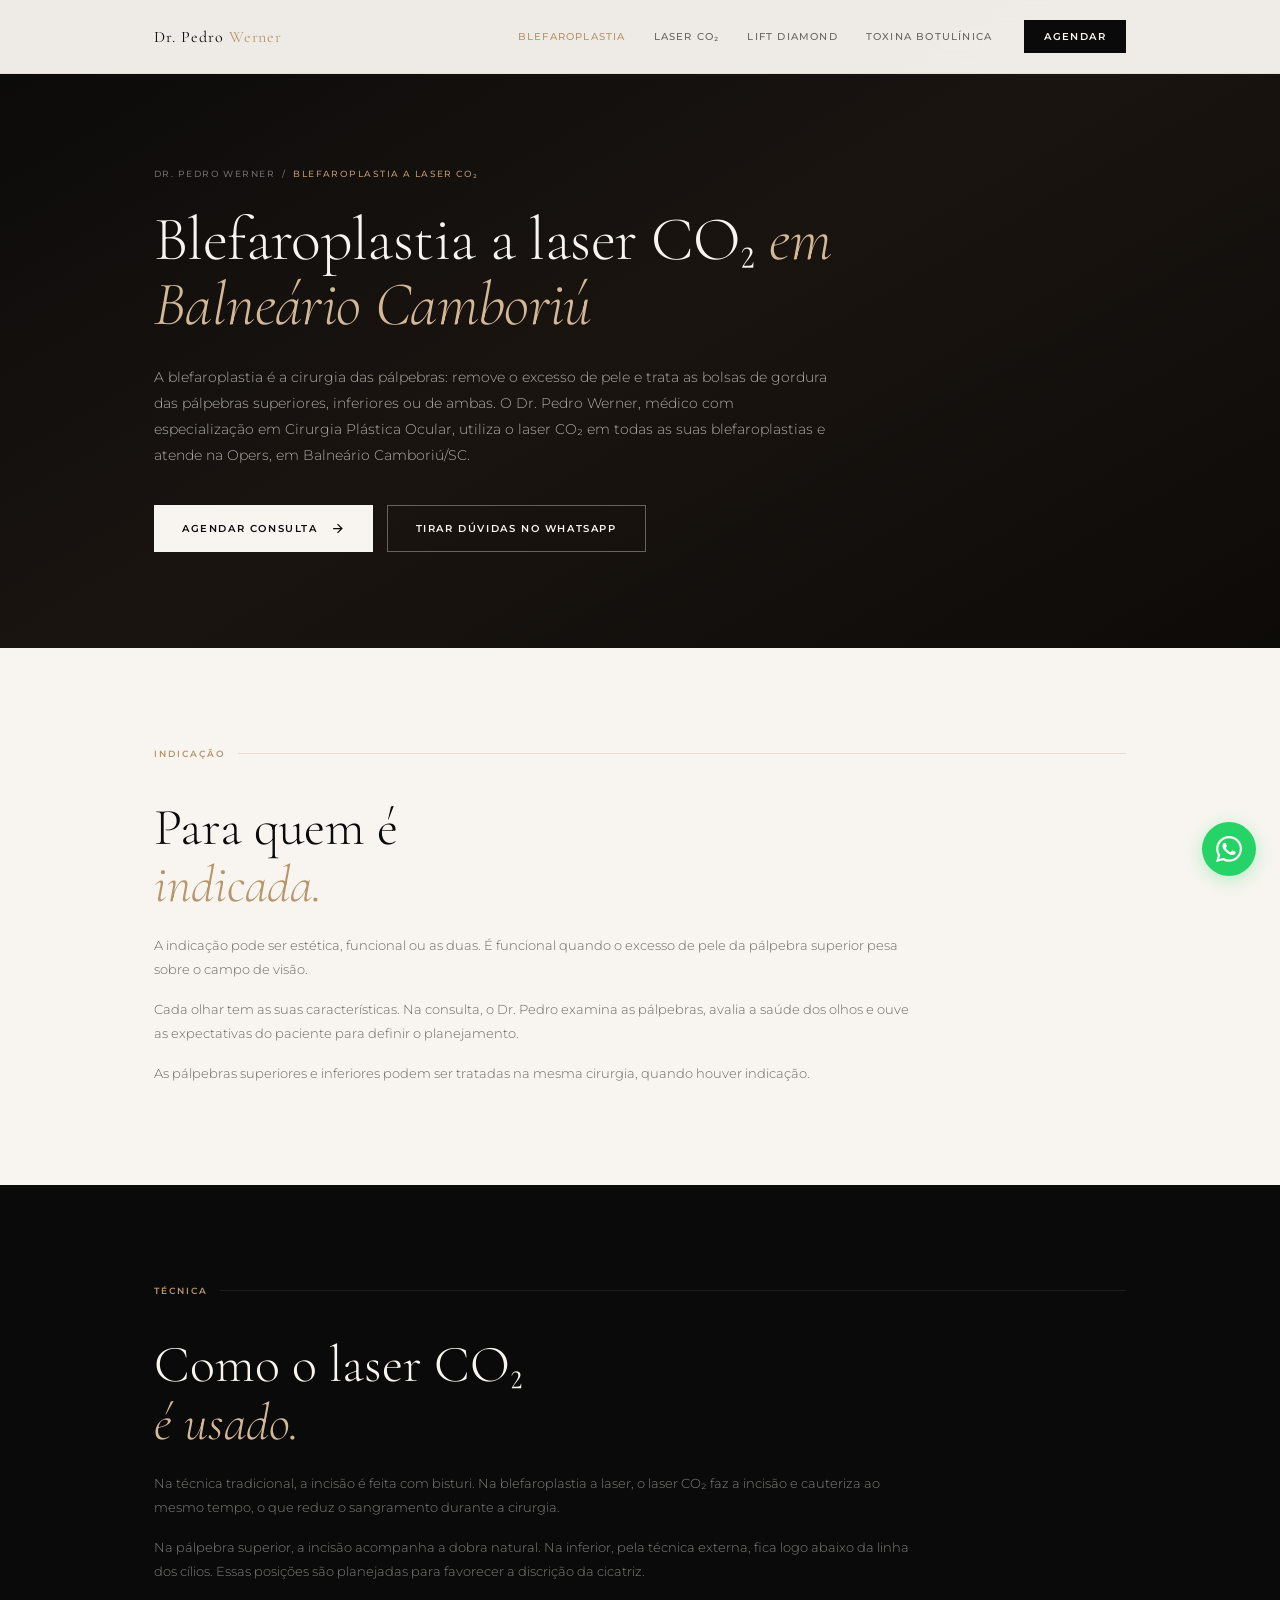
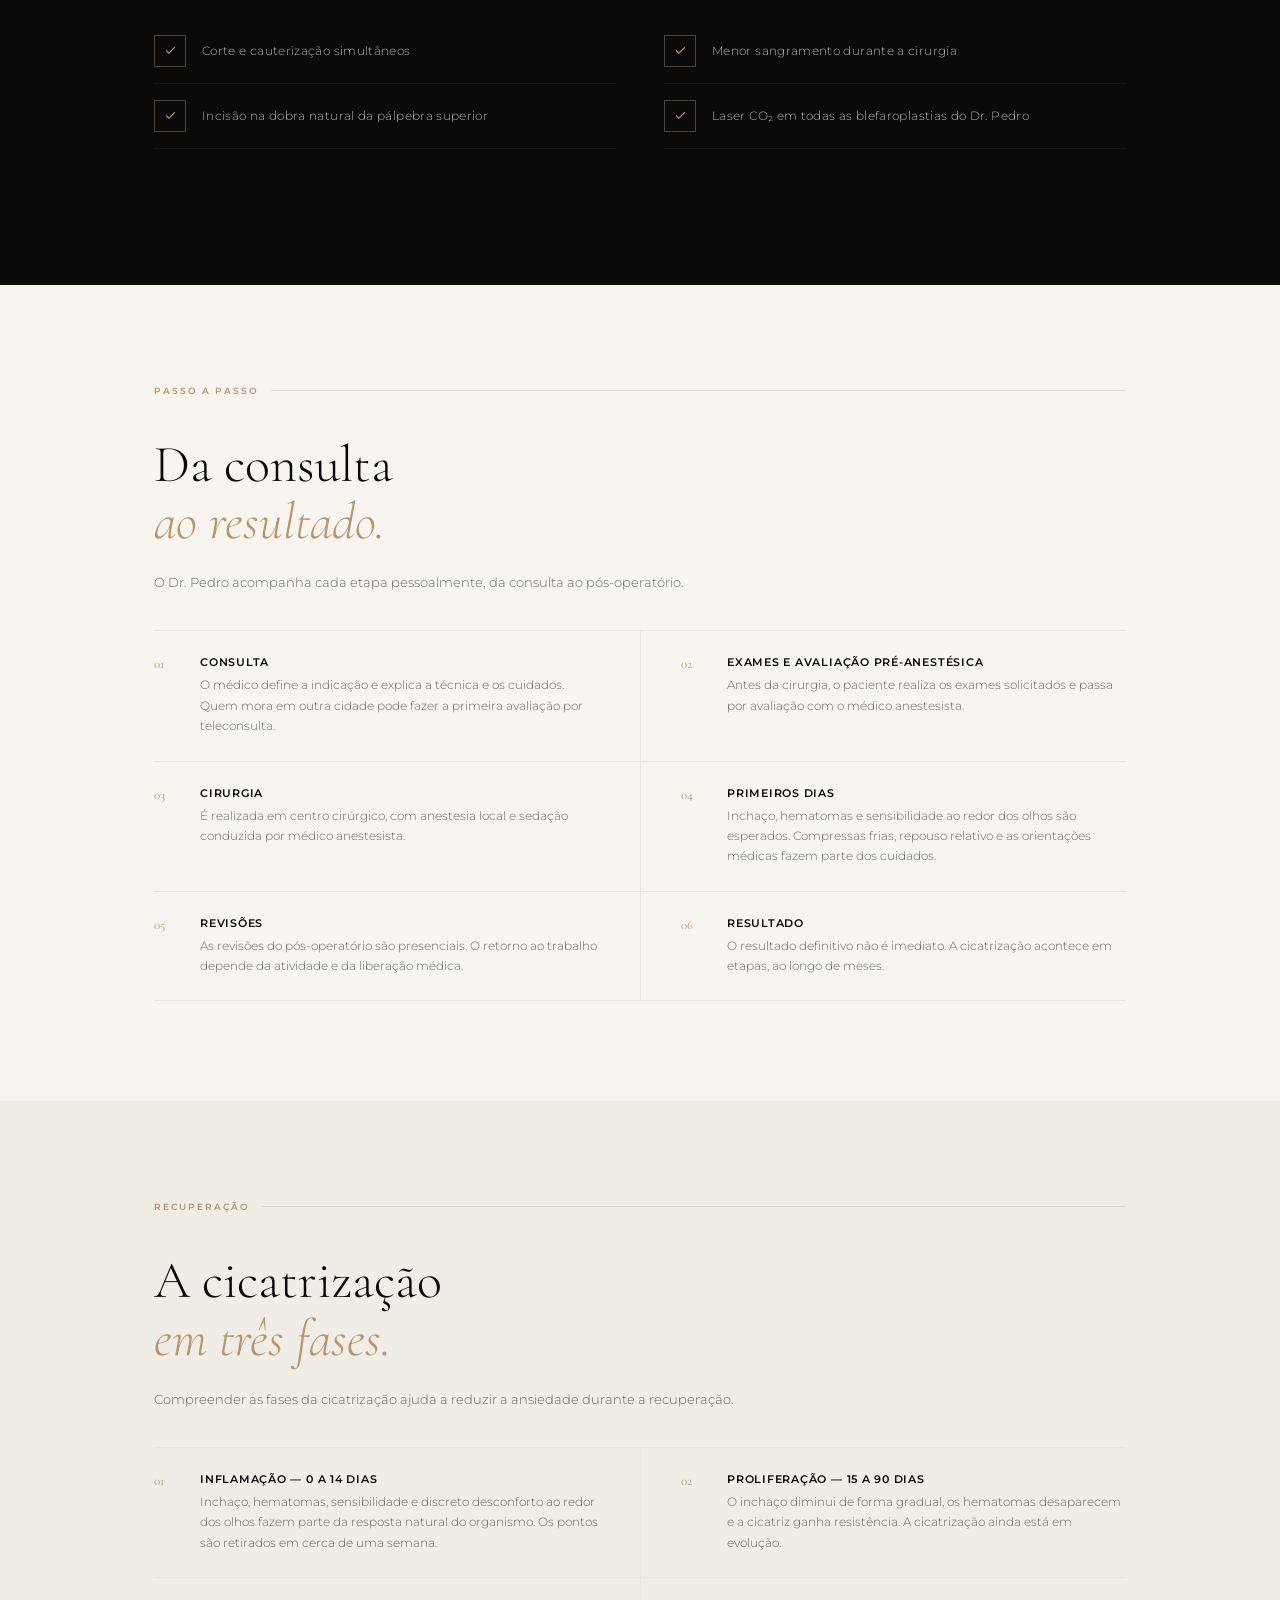
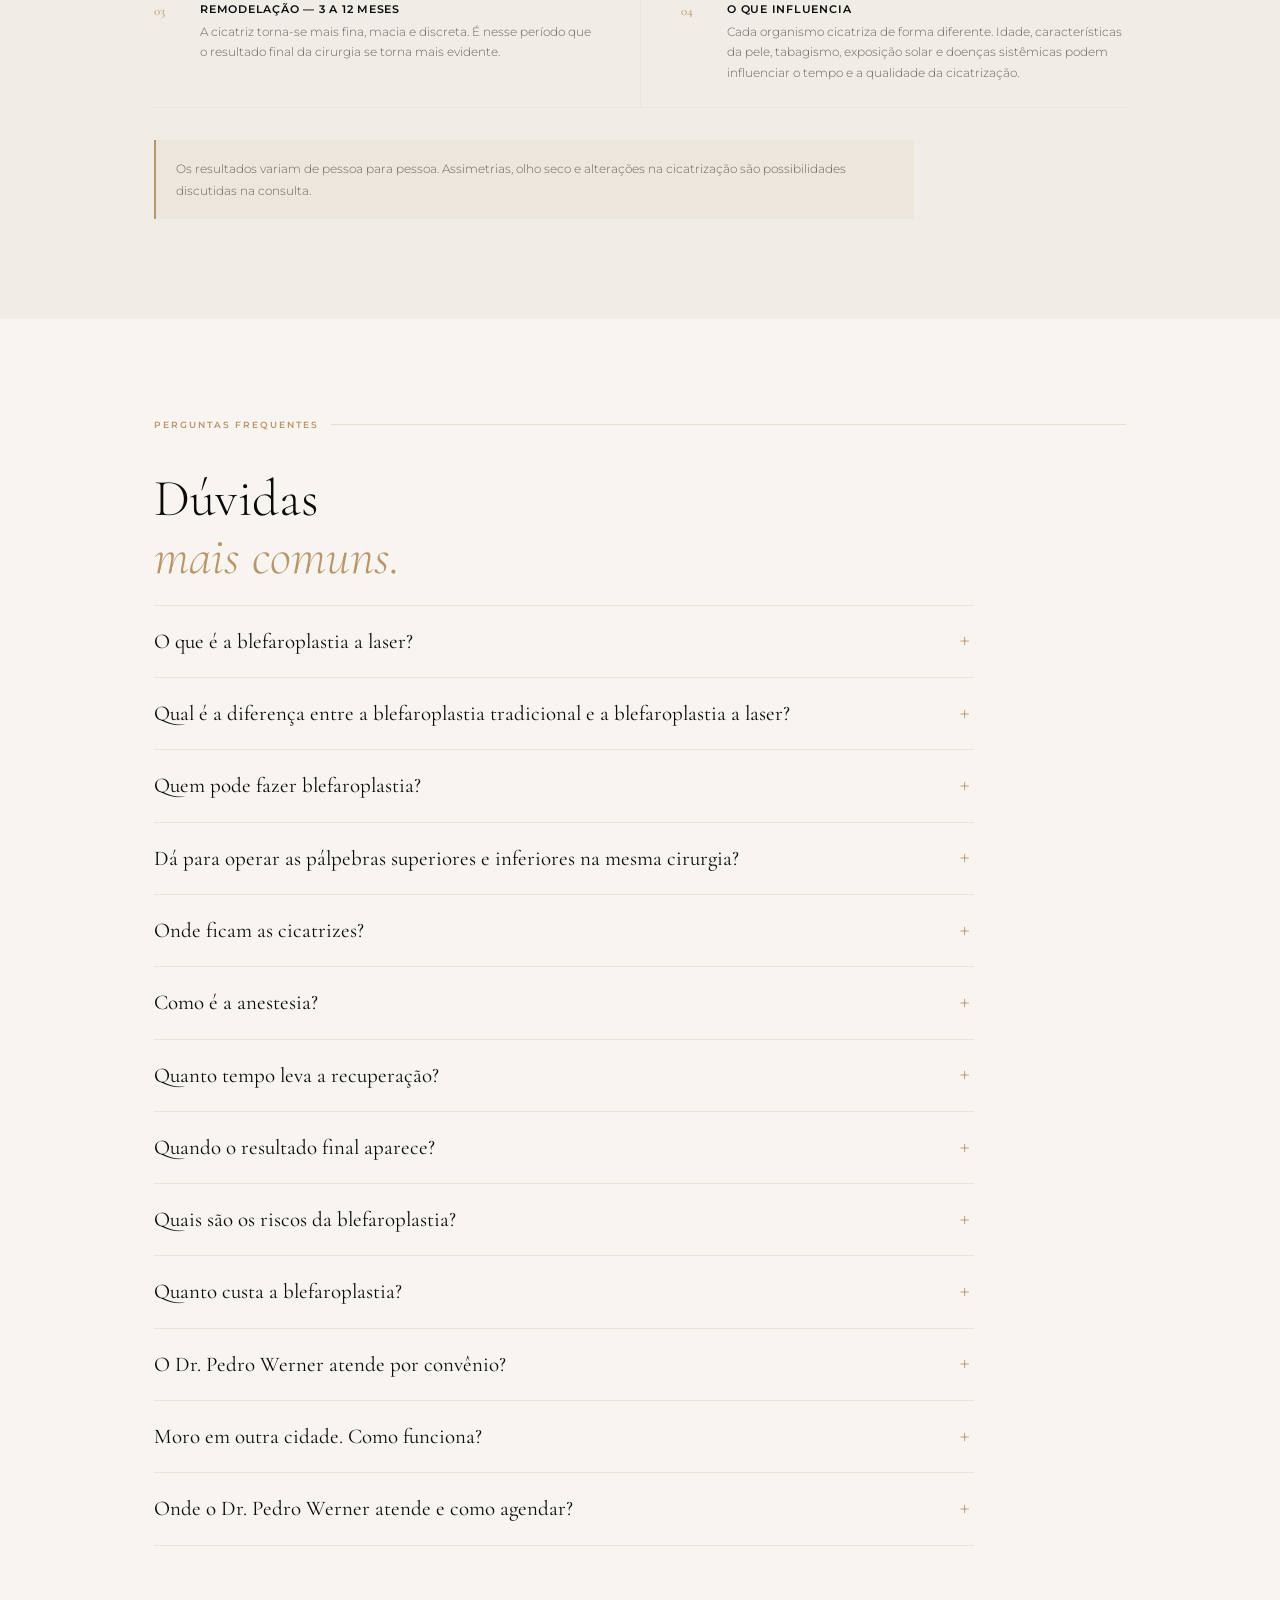
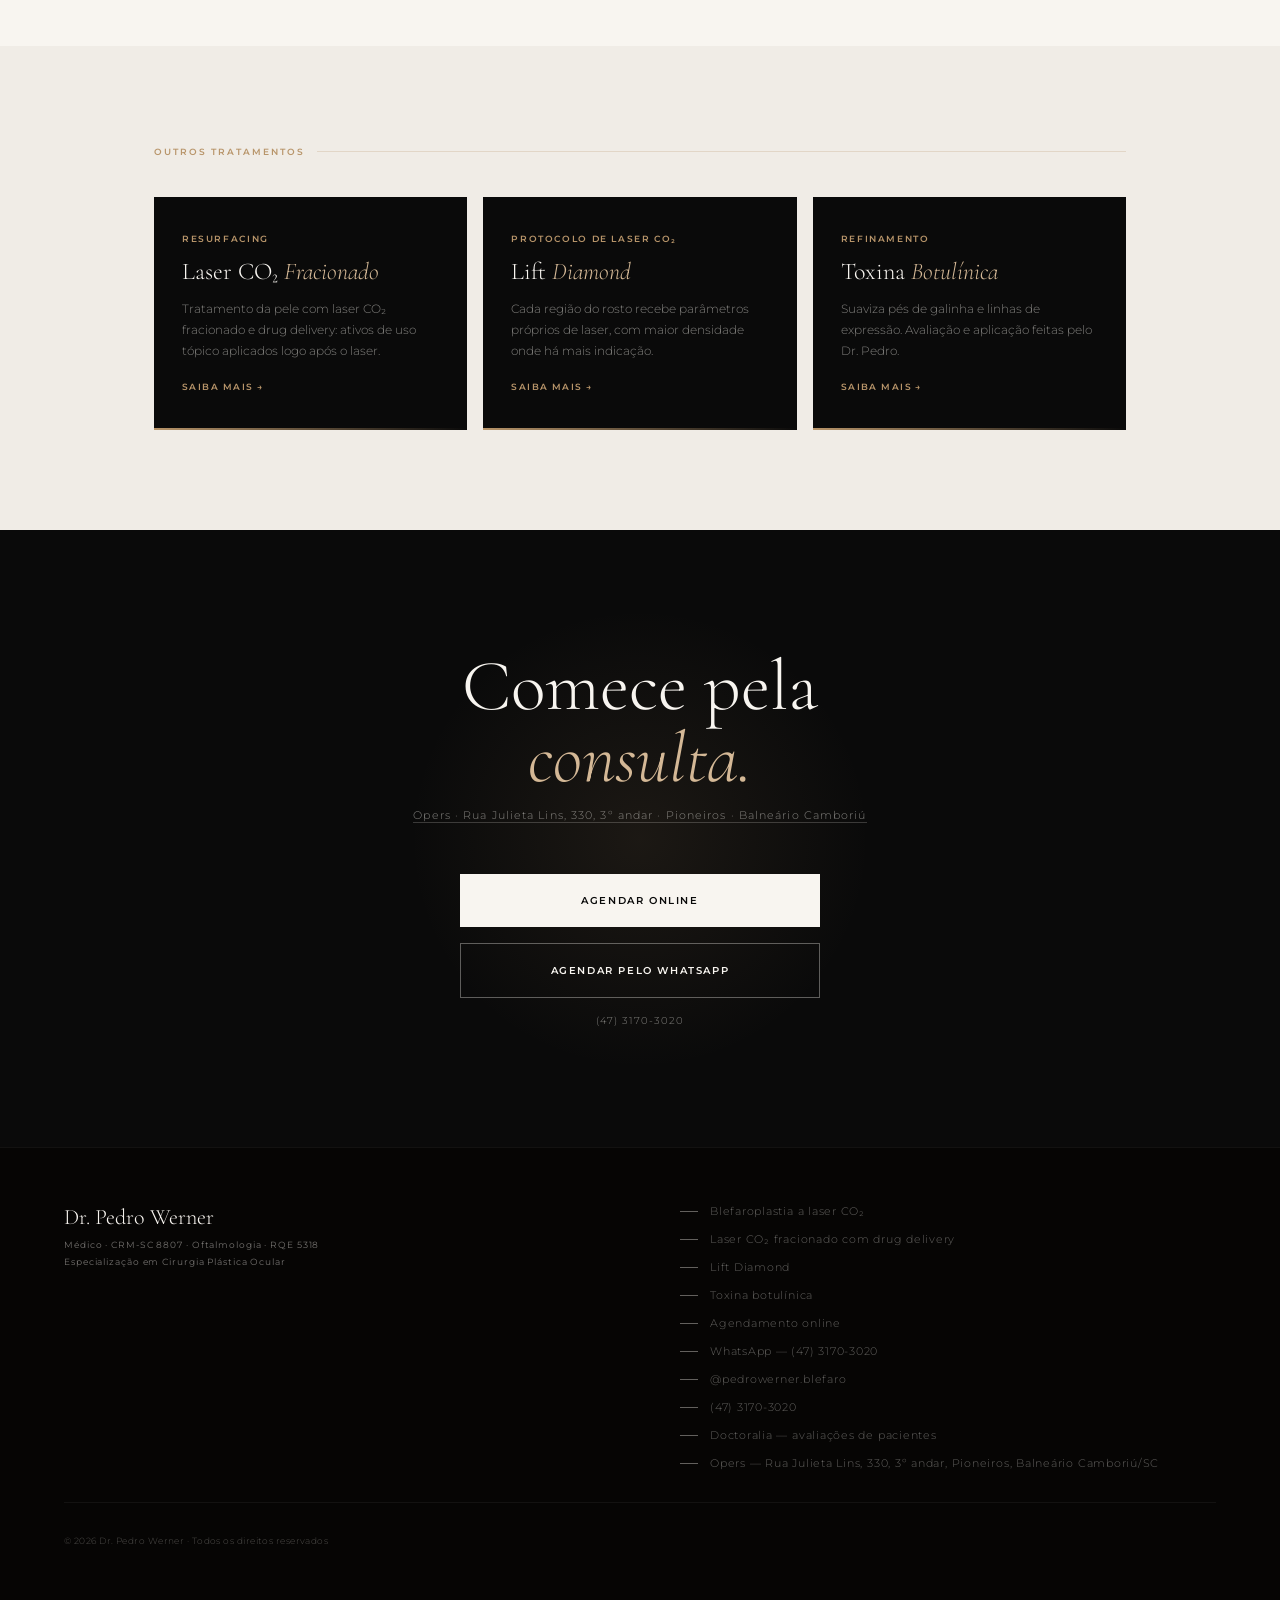
<file: blefaroplastia-a-laser/index.html>
<!DOCTYPE html>
<html lang="pt-BR">
<head>
<meta charset="UTF-8">
<meta name="viewport" content="width=device-width, initial-scale=1.0">
<meta name="description" content="Blefaroplastia a laser CO₂ com o Dr. Pedro Werner, em Balneário Camboriú/SC: indicação, como é a cirurgia, anestesia, cicatriz, fases da recuperação e como agendar a consulta.">
<title>Blefaroplastia a laser CO₂ em Balneário Camboriú | Dr. Pedro Werner</title>
<link rel="canonical" href="https://pedrowerner.med.br/blefaroplastia-a-laser/">
<meta property="og:type" content="article">
<meta property="og:locale" content="pt_BR">
<meta property="og:url" content="https://pedrowerner.med.br/blefaroplastia-a-laser/">
<meta property="og:title" content="Blefaroplastia a laser CO₂ em Balneário Camboriú | Dr. Pedro Werner">
<meta property="og:description" content="Blefaroplastia a laser CO₂ com o Dr. Pedro Werner, em Balneário Camboriú/SC: indicação, como é a cirurgia, anestesia, cicatriz, fases da recuperação e como agendar a consulta.">
<meta property="og:image" content="https://pedrowerner.med.br/assets/dr-pedro-werner-retrato.jpg">
<script type="application/ld+json">
{
 "@context": "https://schema.org",
 "@graph": [
  {
   "@type": "MedicalWebPage",
   "@id": "https://pedrowerner.med.br/blefaroplastia-a-laser/#pagina",
   "url": "https://pedrowerner.med.br/blefaroplastia-a-laser/",
   "name": "Blefaroplastia a laser CO₂ em Balneário Camboriú | Dr. Pedro Werner",
   "description": "Blefaroplastia a laser CO₂ com o Dr. Pedro Werner, em Balneário Camboriú/SC: indicação, como é a cirurgia, anestesia, cicatriz, fases da recuperação e como agendar a consulta.",
   "inLanguage": "pt-BR",
   "isPartOf": {
    "@id": "https://pedrowerner.med.br/#site"
   },
   "about": {
    "@id": "https://pedrowerner.med.br/blefaroplastia-a-laser/#procedimento"
   },
   "breadcrumb": {
    "@id": "https://pedrowerner.med.br/blefaroplastia-a-laser/#trilha"
   },
   "primaryImageOfPage": "https://pedrowerner.med.br/assets/dr-pedro-werner-retrato.jpg"
  },
  {
   "@type": "MedicalProcedure",
   "@id": "https://pedrowerner.med.br/blefaroplastia-a-laser/#procedimento",
   "name": "Blefaroplastia a laser CO₂",
   "description": "Cirurgia das pálpebras que remove o excesso de pele e trata as bolsas de gordura das pálpebras superiores, inferiores ou de ambas, com uso do laser CO₂ nas incisões.",
   "url": "https://pedrowerner.med.br/blefaroplastia-a-laser/",
   "procedureType": "https://schema.org/SurgicalProcedure",
   "bodyLocation": "Pálpebras superiores e inferiores",
   "howPerformed": "Em centro cirúrgico, com anestesia local e sedação conduzida por médico anestesista. O laser CO₂ faz a incisão e cauteriza ao mesmo tempo.",
   "preparation": "Consulta médica, exames e avaliação pré-anestésica.",
   "followup": "Revisões presenciais no pós-operatório, com acompanhamento do Dr. Pedro Werner."
  },
  {
   "@type": "Physician",
   "@id": "https://pedrowerner.med.br/#consultorio",
   "name": "Dr. Pedro Werner — Cirurgia Plástica Ocular",
   "url": "https://pedrowerner.med.br/",
   "telephone": "+55-47-3170-3020",
   "address": {
    "@type": "PostalAddress",
    "streetAddress": "Rua Julieta Lins, 330, 3º andar — Opers",
    "addressLocality": "Balneário Camboriú",
    "addressRegion": "SC",
    "postalCode": "88331-010",
    "addressCountry": "BR"
   },
   "availableService": {
    "@id": "https://pedrowerner.med.br/blefaroplastia-a-laser/#procedimento"
   }
  },
  {
   "@type": "BreadcrumbList",
   "@id": "https://pedrowerner.med.br/blefaroplastia-a-laser/#trilha",
   "itemListElement": [
    {
     "@type": "ListItem",
     "position": 1,
     "name": "Dr. Pedro Werner",
     "item": "https://pedrowerner.med.br/"
    },
    {
     "@type": "ListItem",
     "position": 2,
     "name": "Blefaroplastia a laser CO₂",
     "item": "https://pedrowerner.med.br/blefaroplastia-a-laser/"
    }
   ]
  },
  {
   "@type": "FAQPage",
   "@id": "https://pedrowerner.med.br/blefaroplastia-a-laser/#faq",
   "mainEntity": [
    {
     "@type": "Question",
     "name": "O que é a blefaroplastia a laser?",
     "acceptedAnswer": {
      "@type": "Answer",
      "text": "É a cirurgia das pálpebras realizada com laser CO₂ nas incisões. Ela remove o excesso de pele e trata as bolsas de gordura das pálpebras superiores, inferiores ou de ambas. O laser corta e cauteriza ao mesmo tempo, o que reduz o sangramento durante a cirurgia."
     }
    },
    {
     "@type": "Question",
     "name": "Qual é a diferença entre a blefaroplastia tradicional e a blefaroplastia a laser?",
     "acceptedAnswer": {
      "@type": "Answer",
      "text": "Na técnica tradicional, a incisão é feita com bisturi. Na blefaroplastia a laser, o laser CO₂ faz a incisão e cauteriza ao mesmo tempo. O Dr. Pedro Werner utiliza o laser CO₂ em todas as blefaroplastias."
     }
    },
    {
     "@type": "Question",
     "name": "Quem pode fazer blefaroplastia?",
     "acceptedAnswer": {
      "@type": "Answer",
      "text": "A indicação é definida em consulta. O Dr. Pedro examina as pálpebras, avalia a saúde dos olhos e considera as expectativas do paciente. A indicação pode ser estética, funcional (quando a pele pesa sobre o campo de visão) ou as duas."
     }
    },
    {
     "@type": "Question",
     "name": "Dá para operar as pálpebras superiores e inferiores na mesma cirurgia?",
     "acceptedAnswer": {
      "@type": "Answer",
      "text": "Sim, quando houver indicação. A blefaroplastia pode tratar as pálpebras superiores, as inferiores ou ambas, e o planejamento é definido na consulta."
     }
    },
    {
     "@type": "Question",
     "name": "Onde ficam as cicatrizes?",
     "acceptedAnswer": {
      "@type": "Answer",
      "text": "Na pálpebra superior, a incisão acompanha a dobra natural. Na inferior, pela técnica externa, fica logo abaixo da linha dos cílios. Essas posições são planejadas para favorecer a discrição. Toda cirurgia deixa cicatriz, e o resultado varia conforme a pele de cada paciente."
     }
    },
    {
     "@type": "Question",
     "name": "Como é a anestesia?",
     "acceptedAnswer": {
      "@type": "Answer",
      "text": "A blefaroplastia é realizada em centro cirúrgico, com anestesia local e sedação conduzida por médico anestesista. Antes da cirurgia, o paciente passa por avaliação pré-anestésica."
     }
    },
    {
     "@type": "Question",
     "name": "Quanto tempo leva a recuperação?",
     "acceptedAnswer": {
      "@type": "Answer",
      "text": "Inchaço e hematomas são esperados nos primeiros dias e diminuem de forma gradual. Os pontos são retirados em cerca de uma semana. Com um mês, grande parte da recuperação já ocorreu. O retorno ao trabalho depende da atividade e da liberação médica."
     }
    },
    {
     "@type": "Question",
     "name": "Quando o resultado final aparece?",
     "acceptedAnswer": {
      "@type": "Answer",
      "text": "Aos três meses, a maioria dos pacientes apresenta um resultado muito próximo do definitivo. A maturação completa da cicatriz ocorre entre seis e doze meses. O tempo varia de pessoa para pessoa."
     }
    },
    {
     "@type": "Question",
     "name": "Quais são os riscos da blefaroplastia?",
     "acceptedAnswer": {
      "@type": "Answer",
      "text": "Como toda cirurgia, a blefaroplastia tem riscos. Assimetrias, olho seco e alterações na cicatrização estão entre as possibilidades. Elas são discutidas na consulta, junto com os cuidados de cada etapa."
     }
    },
    {
     "@type": "Question",
     "name": "Quanto custa a blefaroplastia?",
     "acceptedAnswer": {
      "@type": "Answer",
      "text": "O valor é informado depois da consulta, porque depende do planejamento definido para cada paciente: pálpebras superiores, inferiores ou ambas."
     }
    },
    {
     "@type": "Question",
     "name": "O Dr. Pedro Werner atende por convênio?",
     "acceptedAnswer": {
      "@type": "Answer",
      "text": "Não. O atendimento no consultório é particular. As formas de pagamento aceitas são PIX, cartão de crédito e cartão de débito."
     }
    },
    {
     "@type": "Question",
     "name": "Moro em outra cidade. Como funciona?",
     "acceptedAnswer": {
      "@type": "Answer",
      "text": "A primeira avaliação pode ser feita por teleconsulta, por vídeo, de qualquer lugar do Brasil. A cirurgia e as revisões do pós-operatório são presenciais, e as datas são planejadas com a equipe antes da viagem."
     }
    },
    {
     "@type": "Question",
     "name": "Onde o Dr. Pedro Werner atende e como agendar?",
     "acceptedAnswer": {
      "@type": "Answer",
      "text": "O consultório fica na Opers, Rua Julieta Lins, 330, 3º andar, bairro Pioneiros, Balneário Camboriú/SC. O agendamento pode ser feito online, pela agenda do site, ou pelo WhatsApp (47) 3170-3020."
     }
    }
   ]
  }
 ]
}
</script>
<link href="https://fonts.googleapis.com/css2?family=Cormorant+Garamond:ital,wght@0,300;0,400;0,500;1,300;1,400&family=Montserrat:wght@300;400;500;600&display=swap" rel="stylesheet">
<link rel="stylesheet" href="/assets/site.css">
<noscript><style>.rv{opacity:1;transform:none}</style></noscript>
</head>
<body>

<nav>
  <div class="nav-inner">
    <a href="/" class="nav-logo">Dr. Pedro <span>Werner</span></a>
    <div class="nav-links"><a href="/blefaroplastia-a-laser/" aria-current="page">Blefaroplastia</a><a href="/resurfacing-laser-co2/">Laser CO₂</a><a href="/lift-diamond/">Lift Diamond</a><a href="/toxina-botulinica/">Toxina botulínica</a></div>
    <a href="/#agendar" class="nav-cta">Agendar</a>
  </div>
</nav>

<header class="page-hero">
  <div class="container">
    <p class="crumb"><a href="/">Dr. Pedro Werner</a> &nbsp;/&nbsp; <span>Blefaroplastia a laser CO₂</span></p>
    <h1 class="page-h1">Blefaroplastia a laser CO₂ <em>em Balneário Camboriú</em></h1>
    <p class="page-lead">A blefaroplastia é a cirurgia das pálpebras: remove o excesso de pele e trata as bolsas de gordura das pálpebras superiores, inferiores ou de ambas. O Dr. Pedro Werner, médico com especialização em Cirurgia Plástica Ocular, utiliza o laser CO₂ em todas as suas blefaroplastias e atende na Opers, em Balneário Camboriú/SC.</p>
    <div class="acoes">
      <a href="/#agendar" class="btn branco">Agendar consulta <svg viewBox="0 0 24 24" fill="none" stroke="currentColor" stroke-width="2"><path d="M5 12h14M12 5l7 7-7 7"/></svg></a>
      <a href="https://wa.me/554731703020?text=Ol%C3%A1%21%20Vim%20pelo%20site%20do%20Dr.%20Pedro%20Werner%20e%20gostaria%20de%20tirar%20d%C3%BAvidas%20sobre%20a%20blefaroplastia." class="btn contorno">Tirar dúvidas no WhatsApp</a>
    </div>
  </div>
</header>

<section class="section light">
  <div class="container">
    <div class="section-label rv">Indicação</div>
    <h2 class="h2 rv">Para quem é<br><em>indicada.</em></h2>
    <div class="prose">
      <p class="body-text rv">A indicação pode ser estética, funcional ou as duas. É funcional quando o excesso de pele da pálpebra superior pesa sobre o campo de visão.</p>
      <p class="body-text rv">Cada olhar tem as suas características. Na consulta, o Dr. Pedro examina as pálpebras, avalia a saúde dos olhos e ouve as expectativas do paciente para definir o planejamento.</p>
      <p class="body-text rv">As pálpebras superiores e inferiores podem ser tratadas na mesma cirurgia, quando houver indicação.</p>
    </div>
  </div>
</section>
<section class="section dark">
  <div class="container">
    <div class="section-label dark-line rv">Técnica</div>
    <h2 class="h2 on-dark rv">Como o laser CO₂<br><em>é usado.</em></h2>
    <div class="prose">
      <p class="body-text on-dark rv">Na técnica tradicional, a incisão é feita com bisturi. Na blefaroplastia a laser, o laser CO₂ faz a incisão e cauteriza ao mesmo tempo, o que reduz o sangramento durante a cirurgia.</p>
      <p class="body-text on-dark rv">Na pálpebra superior, a incisão acompanha a dobra natural. Na inferior, pela técnica externa, fica logo abaixo da linha dos cílios. Essas posições são planejadas para favorecer a discrição da cicatriz.</p>
    </div>
    <div class="bene-list">
      <div class="bene-item rv"><div class="bene-icon"><svg viewBox="0 0 24 24"><path d="M20 6L9 17l-5-5"/></svg></div><span class="bene-txt">Corte e cauterização simultâneos</span></div>
      <div class="bene-item rv"><div class="bene-icon"><svg viewBox="0 0 24 24"><path d="M20 6L9 17l-5-5"/></svg></div><span class="bene-txt">Menor sangramento durante a cirurgia</span></div>
      <div class="bene-item rv"><div class="bene-icon"><svg viewBox="0 0 24 24"><path d="M20 6L9 17l-5-5"/></svg></div><span class="bene-txt">Incisão na dobra natural da pálpebra superior</span></div>
      <div class="bene-item rv"><div class="bene-icon"><svg viewBox="0 0 24 24"><path d="M20 6L9 17l-5-5"/></svg></div><span class="bene-txt">Laser CO₂ em todas as blefaroplastias do Dr. Pedro</span></div>
    </div>
  </div>
</section>
<section class="section light">
  <div class="container">
    <div class="section-label rv">Passo a Passo</div>
    <h2 class="h2 rv">Da consulta<br><em>ao resultado.</em></h2>
    <div class="prose">
      <p class="body-text rv">O Dr. Pedro acompanha cada etapa pessoalmente, da consulta ao pós-operatório.</p>
    </div>
    <div class="cred-grid" style="margin-top:36px;">
      <div class="cred-item rv">
        <span class="cred-n">01</span>
        <div><p class="cred-h">Consulta</p><p class="cred-p">O médico define a indicação e explica a técnica e os cuidados. Quem mora em outra cidade pode fazer a primeira avaliação por teleconsulta.</p></div>
      </div>
      <div class="cred-item rv">
        <span class="cred-n">02</span>
        <div><p class="cred-h">Exames e avaliação pré-anestésica</p><p class="cred-p">Antes da cirurgia, o paciente realiza os exames solicitados e passa por avaliação com o médico anestesista.</p></div>
      </div>
      <div class="cred-item rv">
        <span class="cred-n">03</span>
        <div><p class="cred-h">Cirurgia</p><p class="cred-p">É realizada em centro cirúrgico, com anestesia local e sedação conduzida por médico anestesista.</p></div>
      </div>
      <div class="cred-item rv">
        <span class="cred-n">04</span>
        <div><p class="cred-h">Primeiros dias</p><p class="cred-p">Inchaço, hematomas e sensibilidade ao redor dos olhos são esperados. Compressas frias, repouso relativo e as orientações médicas fazem parte dos cuidados.</p></div>
      </div>
      <div class="cred-item rv">
        <span class="cred-n">05</span>
        <div><p class="cred-h">Revisões</p><p class="cred-p">As revisões do pós-operatório são presenciais. O retorno ao trabalho depende da atividade e da liberação médica.</p></div>
      </div>
      <div class="cred-item rv">
        <span class="cred-n">06</span>
        <div><p class="cred-h">Resultado</p><p class="cred-p">O resultado definitivo não é imediato. A cicatrização acontece em etapas, ao longo de meses.</p></div>
      </div>
    </div>
  </div>
</section>
<section class="section stone">
  <div class="container">
    <div class="section-label rv">Recuperação</div>
    <h2 class="h2 rv">A cicatrização<br><em>em três fases.</em></h2>
    <div class="prose">
      <p class="body-text rv">Compreender as fases da cicatrização ajuda a reduzir a ansiedade durante a recuperação.</p>
    </div>
    <div class="cred-grid" style="margin-top:36px;">
      <div class="cred-item rv">
        <span class="cred-n">01</span>
        <div><p class="cred-h">Inflamação — 0 a 14 dias</p><p class="cred-p">Inchaço, hematomas, sensibilidade e discreto desconforto ao redor dos olhos fazem parte da resposta natural do organismo. Os pontos são retirados em cerca de uma semana.</p></div>
      </div>
      <div class="cred-item rv">
        <span class="cred-n">02</span>
        <div><p class="cred-h">Proliferação — 15 a 90 dias</p><p class="cred-p">O inchaço diminui de forma gradual, os hematomas desaparecem e a cicatriz ganha resistência. A cicatrização ainda está em evolução.</p></div>
      </div>
      <div class="cred-item rv">
        <span class="cred-n">03</span>
        <div><p class="cred-h">Remodelação — 3 a 12 meses</p><p class="cred-p">A cicatriz torna-se mais fina, macia e discreta. É nesse período que o resultado final da cirurgia se torna mais evidente.</p></div>
      </div>
      <div class="cred-item rv">
        <span class="cred-n">04</span>
        <div><p class="cred-h">O que influencia</p><p class="cred-p">Cada organismo cicatriza de forma diferente. Idade, características da pele, tabagismo, exposição solar e doenças sistêmicas podem influenciar o tempo e a qualidade da cicatrização.</p></div>
      </div>
    </div>
    <div class="nota rv"><p>Os resultados variam de pessoa para pessoa. Assimetrias, olho seco e alterações na cicatrização são possibilidades discutidas na consulta.</p></div>
  </div>
</section>

<section class="section light" id="perguntas">
  <div class="container">
    <div class="section-label rv">Perguntas Frequentes</div>
    <h2 class="h2 rv">Dúvidas<br><em>mais comuns.</em></h2>
    <div class="faq-list">
      <details class="faq-item">
        <summary>O que é a blefaroplastia a laser?</summary>
        <p class="faq-a">É a cirurgia das pálpebras realizada com laser CO₂ nas incisões. Ela remove o excesso de pele e trata as bolsas de gordura das pálpebras superiores, inferiores ou de ambas. O laser corta e cauteriza ao mesmo tempo, o que reduz o sangramento durante a cirurgia.</p>
      </details>
      <details class="faq-item">
        <summary>Qual é a diferença entre a blefaroplastia tradicional e a blefaroplastia a laser?</summary>
        <p class="faq-a">Na técnica tradicional, a incisão é feita com bisturi. Na blefaroplastia a laser, o laser CO₂ faz a incisão e cauteriza ao mesmo tempo. O Dr. Pedro Werner utiliza o laser CO₂ em todas as blefaroplastias.</p>
      </details>
      <details class="faq-item">
        <summary>Quem pode fazer blefaroplastia?</summary>
        <p class="faq-a">A indicação é definida em consulta. O Dr. Pedro examina as pálpebras, avalia a saúde dos olhos e considera as expectativas do paciente. A indicação pode ser estética, funcional (quando a pele pesa sobre o campo de visão) ou as duas.</p>
      </details>
      <details class="faq-item">
        <summary>Dá para operar as pálpebras superiores e inferiores na mesma cirurgia?</summary>
        <p class="faq-a">Sim, quando houver indicação. A blefaroplastia pode tratar as pálpebras superiores, as inferiores ou ambas, e o planejamento é definido na consulta.</p>
      </details>
      <details class="faq-item">
        <summary>Onde ficam as cicatrizes?</summary>
        <p class="faq-a">Na pálpebra superior, a incisão acompanha a dobra natural. Na inferior, pela técnica externa, fica logo abaixo da linha dos cílios. Essas posições são planejadas para favorecer a discrição. Toda cirurgia deixa cicatriz, e o resultado varia conforme a pele de cada paciente.</p>
      </details>
      <details class="faq-item">
        <summary>Como é a anestesia?</summary>
        <p class="faq-a">A blefaroplastia é realizada em centro cirúrgico, com anestesia local e sedação conduzida por médico anestesista. Antes da cirurgia, o paciente passa por avaliação pré-anestésica.</p>
      </details>
      <details class="faq-item">
        <summary>Quanto tempo leva a recuperação?</summary>
        <p class="faq-a">Inchaço e hematomas são esperados nos primeiros dias e diminuem de forma gradual. Os pontos são retirados em cerca de uma semana. Com um mês, grande parte da recuperação já ocorreu. O retorno ao trabalho depende da atividade e da liberação médica.</p>
      </details>
      <details class="faq-item">
        <summary>Quando o resultado final aparece?</summary>
        <p class="faq-a">Aos três meses, a maioria dos pacientes apresenta um resultado muito próximo do definitivo. A maturação completa da cicatriz ocorre entre seis e doze meses. O tempo varia de pessoa para pessoa.</p>
      </details>
      <details class="faq-item">
        <summary>Quais são os riscos da blefaroplastia?</summary>
        <p class="faq-a">Como toda cirurgia, a blefaroplastia tem riscos. Assimetrias, olho seco e alterações na cicatrização estão entre as possibilidades. Elas são discutidas na consulta, junto com os cuidados de cada etapa.</p>
      </details>
      <details class="faq-item">
        <summary>Quanto custa a blefaroplastia?</summary>
        <p class="faq-a">O valor é informado depois da consulta, porque depende do planejamento definido para cada paciente: pálpebras superiores, inferiores ou ambas.</p>
      </details>
      <details class="faq-item">
        <summary>O Dr. Pedro Werner atende por convênio?</summary>
        <p class="faq-a">Não. O atendimento no consultório é particular. As formas de pagamento aceitas são PIX, cartão de crédito e cartão de débito.</p>
      </details>
      <details class="faq-item">
        <summary>Moro em outra cidade. Como funciona?</summary>
        <p class="faq-a">A primeira avaliação pode ser feita por teleconsulta, por vídeo, de qualquer lugar do Brasil. A cirurgia e as revisões do pós-operatório são presenciais, e as datas são planejadas com a equipe antes da viagem.</p>
      </details>
      <details class="faq-item">
        <summary>Onde o Dr. Pedro Werner atende e como agendar?</summary>
        <p class="faq-a">O consultório fica na Opers, Rua Julieta Lins, 330, 3º andar, bairro Pioneiros, Balneário Camboriú/SC. O agendamento pode ser feito online, pela agenda do site, ou pelo WhatsApp (47) 3170-3020.</p>
      </details>
    </div>
  </div>
</section>

<section class="section stone">
  <div class="container">
    <div class="section-label rv">Outros Tratamentos</div>
    <div class="cards-grid tres">
      <a href="/resurfacing-laser-co2/" class="card rv">
        <p class="card-tag">Resurfacing</p>
        <h3 class="card-h">Laser CO₂ <em>Fracionado</em></h3>
        <p class="card-p">Tratamento da pele com laser CO₂ fracionado e drug delivery: ativos de uso tópico aplicados logo após o laser.</p>
        <span class="card-mais">Saiba mais →</span>
      </a>
      <a href="/lift-diamond/" class="card rv">
        <p class="card-tag">Protocolo de laser CO₂</p>
        <h3 class="card-h">Lift <em>Diamond</em></h3>
        <p class="card-p">Cada região do rosto recebe parâmetros próprios de laser, com maior densidade onde há mais indicação.</p>
        <span class="card-mais">Saiba mais →</span>
      </a>
      <a href="/toxina-botulinica/" class="card rv">
        <p class="card-tag">Refinamento</p>
        <h3 class="card-h">Toxina <em>Botulínica</em></h3>
        <p class="card-p">Suaviza pés de galinha e linhas de expressão. Avaliação e aplicação feitas pelo Dr. Pedro.</p>
        <span class="card-mais">Saiba mais →</span>
      </a>
    </div>
  </div>
</section>

<div class="cta-wrap" id="agendar">
  <div style="position:relative;z-index:1;">
    <h2 class="cta-h rv">Comece pela<br><em>consulta.</em></h2>
    <p class="cta-sub rv"><a href="https://www.google.com/maps/search/?api=1&amp;query=Opers%2C+Rua+Julieta+Lins%2C+330%2C+Pioneiros%2C+Balne%C3%A1rio+Cambori%C3%BA+-+SC" target="_blank" rel="noopener">Opers · Rua Julieta Lins, 330, 3º andar · Pioneiros · Balneário Camboriú</a></p>
    <a href="/#agendar" class="cta-btn rv">Agendar online</a>
    <a href="https://wa.me/554731703020?text=Ol%C3%A1%21%20Vim%20pelo%20site%20do%20Dr.%20Pedro%20Werner%20e%20gostaria%20de%20agendar%20uma%20consulta%20sobre%20blefaroplastia." class="cta-btn outline rv">Agendar pelo WhatsApp</a>
    <a href="tel:+554731703020" class="cta-tel rv">(47) 3170-3020</a>
  </div>
</div>

<footer>
  <div class="footer-inner">
    <div>
      <p class="footer-nome">Dr. Pedro Werner</p>
      <p class="footer-crm">Médico · CRM-SC 8807 · Oftalmologia · RQE 5318<br>Especialização em Cirurgia Plástica Ocular</p>
    </div>
    <div class="footer-links">
      <a href="/blefaroplastia-a-laser/" class="footer-link">Blefaroplastia a laser CO₂</a>
      <a href="/resurfacing-laser-co2/" class="footer-link">Laser CO₂ fracionado com drug delivery</a>
      <a href="/lift-diamond/" class="footer-link">Lift Diamond</a>
      <a href="/toxina-botulinica/" class="footer-link">Toxina botulínica</a>
      <a href="/#agendar" class="footer-link">Agendamento online</a>
      <a href="https://wa.me/554731703020?text=Ol%C3%A1%21%20Vim%20pelo%20site%20do%20Dr.%20Pedro%20Werner%20e%20gostaria%20de%20agendar%20uma%20consulta." class="footer-link">WhatsApp — (47) 3170-3020</a>
      <a href="https://instagram.com/pedrowerner.blefaro" class="footer-link">@pedrowerner.blefaro</a>
      <a href="tel:+554731703020" class="footer-link">(47) 3170-3020</a>
      <a href="https://www.doctoralia.com.br/pedro-werner/oftalmologista/balneario-camboriu" class="footer-link" target="_blank" rel="noopener">Doctoralia — avaliações de pacientes</a>
      <a href="https://www.google.com/maps/search/?api=1&amp;query=Opers%2C+Rua+Julieta+Lins%2C+330%2C+Pioneiros%2C+Balne%C3%A1rio+Cambori%C3%BA+-+SC" class="footer-link" target="_blank" rel="noopener">Opers — Rua Julieta Lins, 330, 3º andar, Pioneiros, Balneário Camboriú/SC</a>
    </div>
    <p class="footer-copy">© 2026 Dr. Pedro Werner · Todos os direitos reservados</p>
  </div>
</footer>

<a href="https://wa.me/554731703020?text=Ol%C3%A1%21%20Vim%20pelo%20site%20do%20Dr.%20Pedro%20Werner%20e%20gostaria%20de%20agendar%20uma%20consulta%20sobre%20blefaroplastia." class="wa-float" aria-label="Agendar pelo WhatsApp">
  <svg viewBox="0 0 24 24"><path d="M17.472 14.382c-.297-.149-1.758-.867-2.03-.967-.273-.099-.471-.148-.67.15-.197.297-.767.966-.94 1.164-.173.199-.347.223-.644.075-.297-.15-1.255-.463-2.39-1.475-.883-.788-1.48-1.761-1.653-2.059-.173-.297-.018-.458.13-.606.134-.133.298-.347.446-.52.149-.174.198-.298.298-.497.099-.198.05-.371-.025-.52-.075-.149-.669-1.612-.916-2.207-.242-.579-.487-.5-.669-.51-.173-.008-.371-.01-.57-.01-.198 0-.52.074-.792.372-.272.297-1.04 1.016-1.04 2.479 0 1.462 1.065 2.875 1.213 3.074.149.198 2.096 3.2 5.077 4.487.709.306 1.262.489 1.694.625.712.227 1.36.195 1.871.118.571-.085 1.758-.719 2.006-1.413.248-.694.248-1.289.173-1.413-.074-.124-.272-.198-.57-.347m-5.421 7.403h-.004a9.87 9.87 0 01-5.031-1.378l-.361-.214-3.741.982.998-3.648-.235-.374a9.86 9.86 0 01-1.51-5.26c.001-5.45 4.436-9.884 9.888-9.884 2.64 0 5.122 1.03 6.988 2.898a9.825 9.825 0 012.893 6.994c-.003 5.45-4.437 9.884-9.885 9.884m8.413-18.297A11.815 11.815 0 0012.05 0C5.495 0 .16 5.335.157 11.892c0 2.096.547 4.142 1.588 5.945L.057 24l6.305-1.654a11.882 11.882 0 005.683 1.448h.005c6.554 0 11.89-5.335 11.893-11.893a11.821 11.821 0 00-3.48-8.413z"/></svg>
</a>

<script>
const obs = new IntersectionObserver((entries) => {
  entries.forEach(e => {
    if (e.isIntersecting) { e.target.classList.add('on'); obs.unobserve(e.target); }
  });
}, { threshold: 0.08, rootMargin: '0px 0px -30px 0px' });
document.querySelectorAll('.rv').forEach(el => obs.observe(el));
</script>

</body>
</html>
</file>
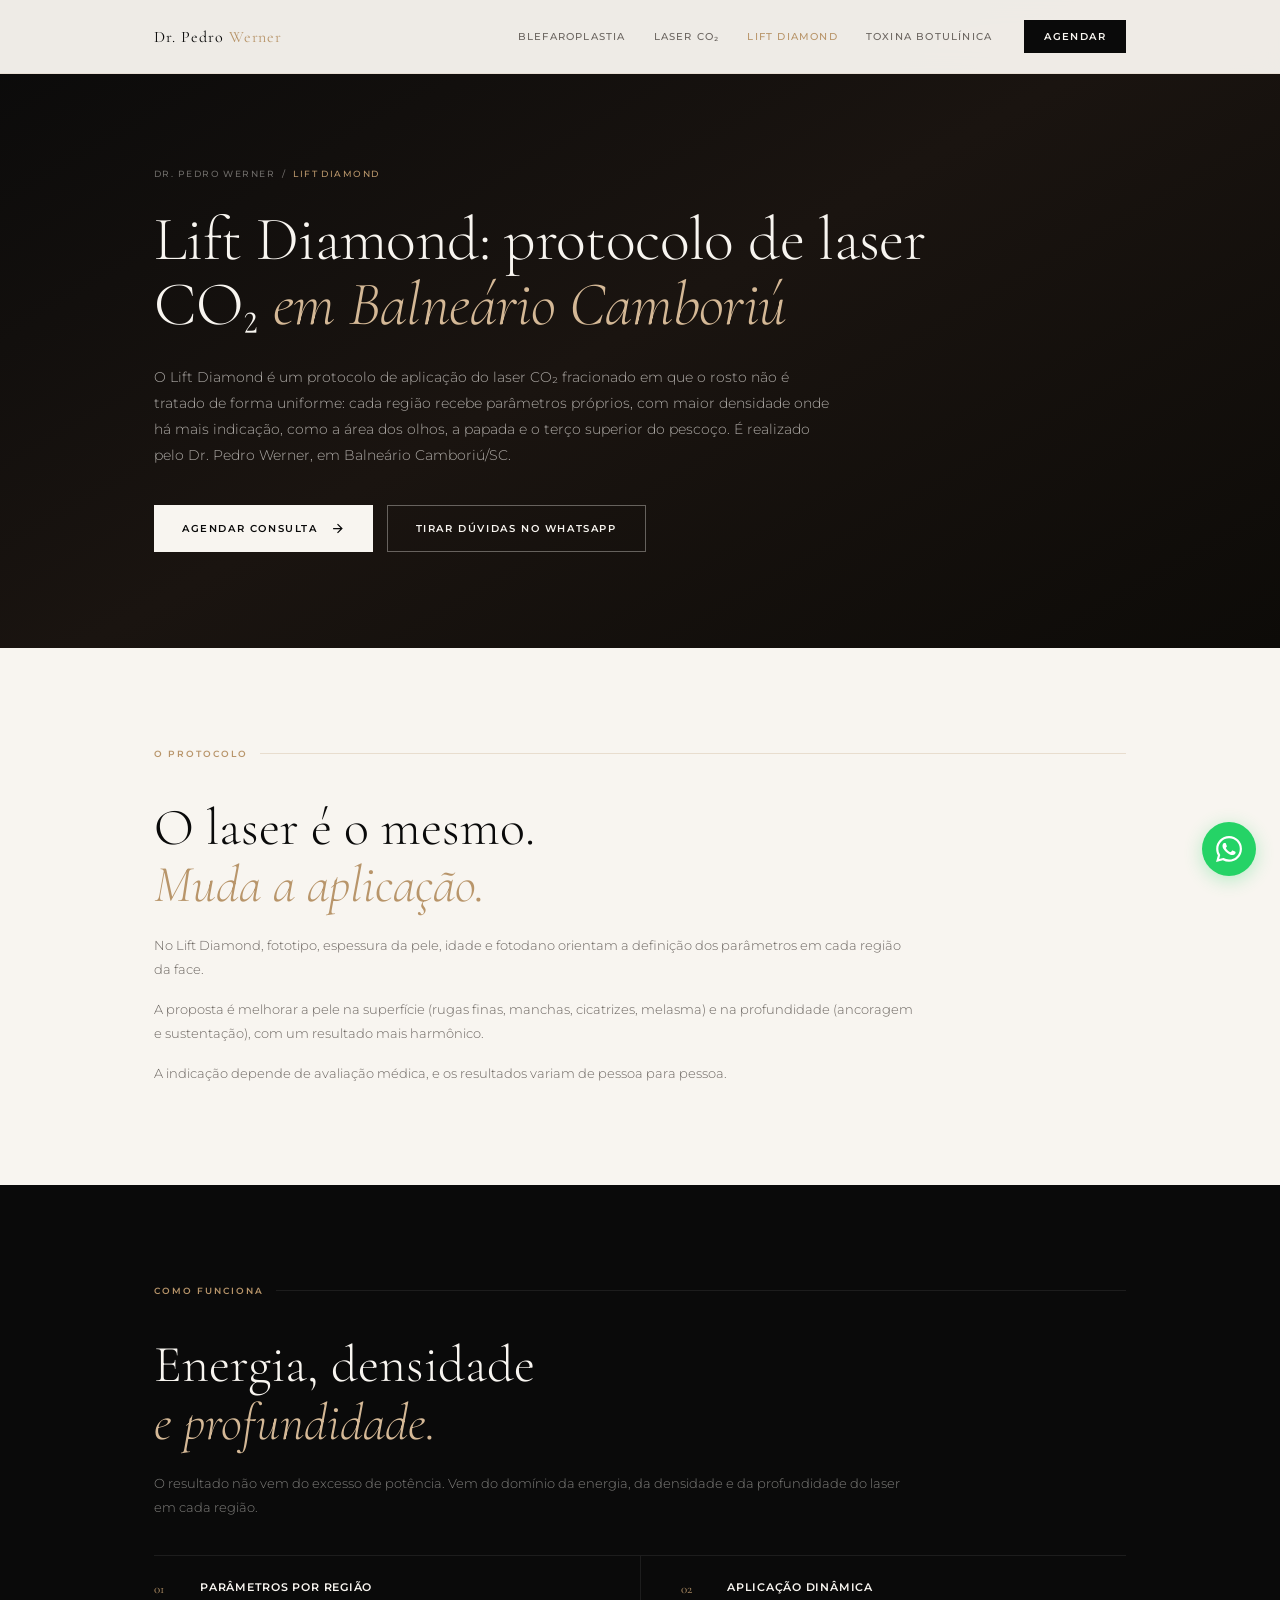
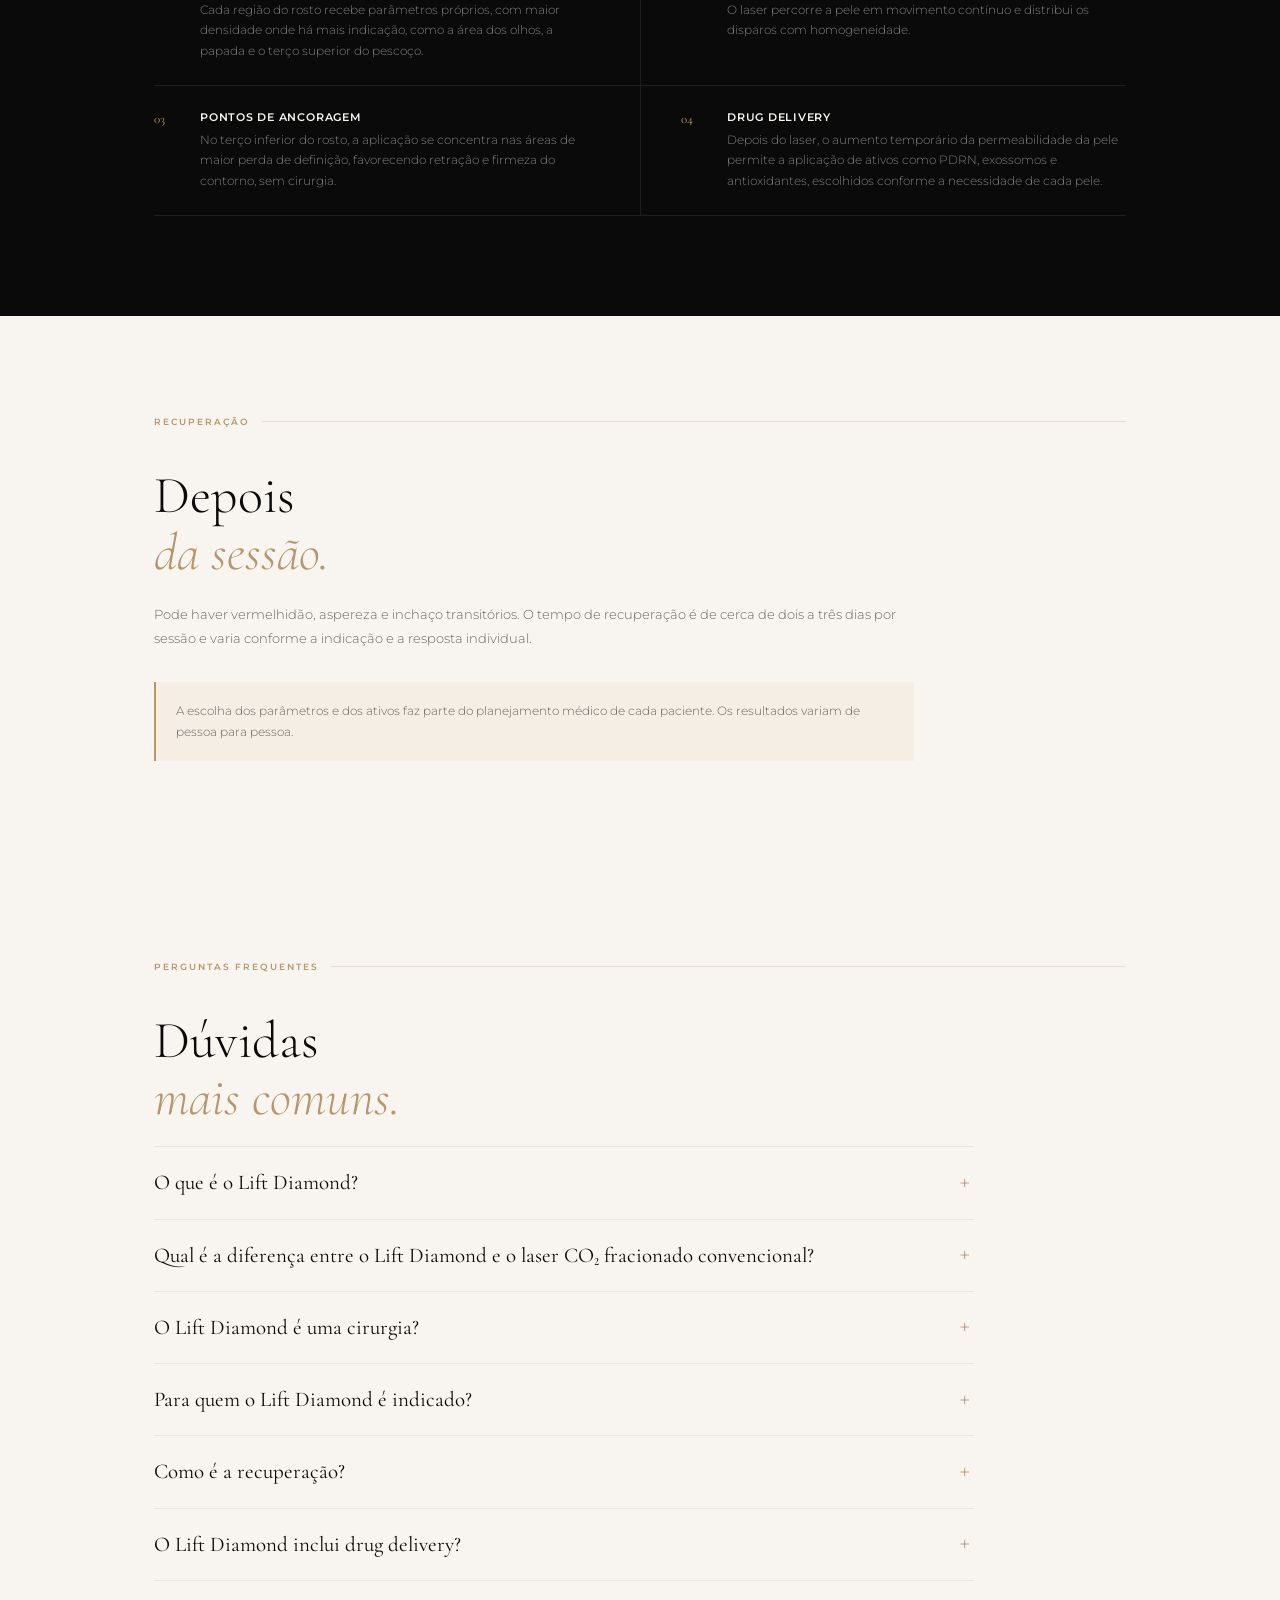
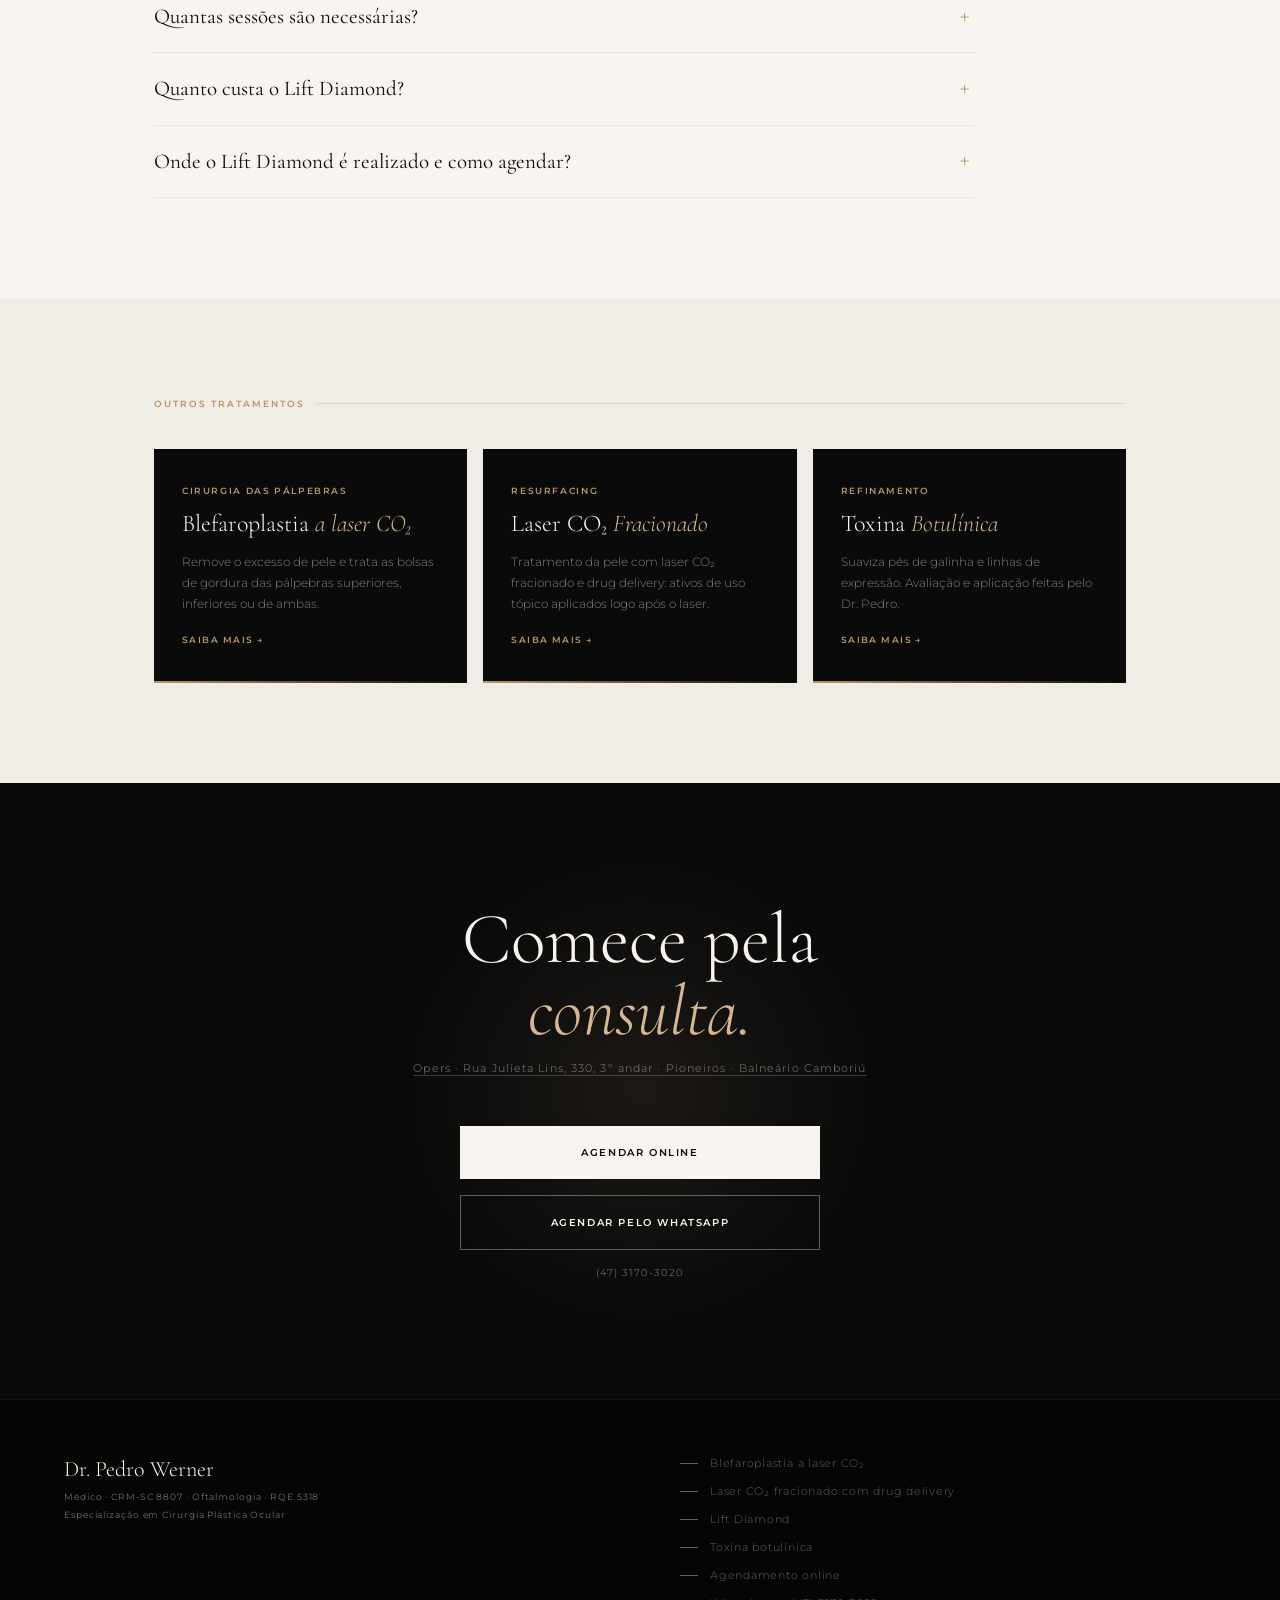
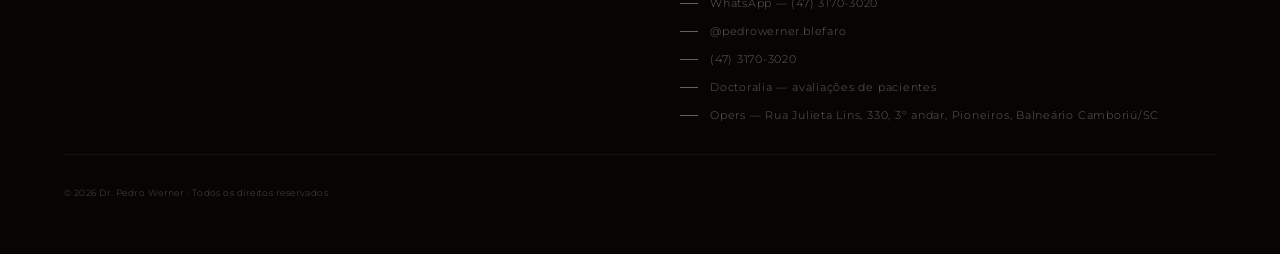
<file: lift-diamond/index.html>
<!DOCTYPE html>
<html lang="pt-BR">
<head>
<meta charset="UTF-8">
<meta name="viewport" content="width=device-width, initial-scale=1.0">
<meta name="description" content="Lift Diamond com o Dr. Pedro Werner, em Balneário Camboriú/SC: protocolo de laser CO₂ fracionado com parâmetros próprios para cada região do rosto. Como funciona, recuperação e como agendar.">
<title>Lift Diamond com laser CO₂ em Balneário Camboriú | Dr. Pedro Werner</title>
<link rel="canonical" href="https://pedrowerner.med.br/lift-diamond/">
<meta property="og:type" content="article">
<meta property="og:locale" content="pt_BR">
<meta property="og:url" content="https://pedrowerner.med.br/lift-diamond/">
<meta property="og:title" content="Lift Diamond com laser CO₂ em Balneário Camboriú | Dr. Pedro Werner">
<meta property="og:description" content="Lift Diamond com o Dr. Pedro Werner, em Balneário Camboriú/SC: protocolo de laser CO₂ fracionado com parâmetros próprios para cada região do rosto. Como funciona, recuperação e como agendar.">
<meta property="og:image" content="https://pedrowerner.med.br/assets/dr-pedro-werner-retrato.jpg">
<script type="application/ld+json">
{
 "@context": "https://schema.org",
 "@graph": [
  {
   "@type": "MedicalWebPage",
   "@id": "https://pedrowerner.med.br/lift-diamond/#pagina",
   "url": "https://pedrowerner.med.br/lift-diamond/",
   "name": "Lift Diamond com laser CO₂ em Balneário Camboriú | Dr. Pedro Werner",
   "description": "Lift Diamond com o Dr. Pedro Werner, em Balneário Camboriú/SC: protocolo de laser CO₂ fracionado com parâmetros próprios para cada região do rosto. Como funciona, recuperação e como agendar.",
   "inLanguage": "pt-BR",
   "isPartOf": {
    "@id": "https://pedrowerner.med.br/#site"
   },
   "about": {
    "@id": "https://pedrowerner.med.br/lift-diamond/#procedimento"
   },
   "breadcrumb": {
    "@id": "https://pedrowerner.med.br/lift-diamond/#trilha"
   },
   "primaryImageOfPage": "https://pedrowerner.med.br/assets/dr-pedro-werner-retrato.jpg"
  },
  {
   "@type": "MedicalProcedure",
   "@id": "https://pedrowerner.med.br/lift-diamond/#procedimento",
   "name": "Lift Diamond",
   "description": "Protocolo de aplicação do laser CO₂ fracionado em que cada região do rosto recebe parâmetros próprios, seguido de drug delivery com ativos de uso tópico.",
   "url": "https://pedrowerner.med.br/lift-diamond/",
   "bodyLocation": "Rosto, papada e terço superior do pescoço",
   "howPerformed": "Aplicação dinâmica do laser CO₂ fracionado, com parâmetros definidos por região, seguida de drug delivery."
  },
  {
   "@type": "Physician",
   "@id": "https://pedrowerner.med.br/#consultorio",
   "name": "Dr. Pedro Werner — Cirurgia Plástica Ocular",
   "url": "https://pedrowerner.med.br/",
   "telephone": "+55-47-3170-3020",
   "address": {
    "@type": "PostalAddress",
    "streetAddress": "Rua Julieta Lins, 330, 3º andar — Opers",
    "addressLocality": "Balneário Camboriú",
    "addressRegion": "SC",
    "postalCode": "88331-010",
    "addressCountry": "BR"
   },
   "availableService": {
    "@id": "https://pedrowerner.med.br/lift-diamond/#procedimento"
   }
  },
  {
   "@type": "BreadcrumbList",
   "@id": "https://pedrowerner.med.br/lift-diamond/#trilha",
   "itemListElement": [
    {
     "@type": "ListItem",
     "position": 1,
     "name": "Dr. Pedro Werner",
     "item": "https://pedrowerner.med.br/"
    },
    {
     "@type": "ListItem",
     "position": 2,
     "name": "Lift Diamond",
     "item": "https://pedrowerner.med.br/lift-diamond/"
    }
   ]
  },
  {
   "@type": "FAQPage",
   "@id": "https://pedrowerner.med.br/lift-diamond/#faq",
   "mainEntity": [
    {
     "@type": "Question",
     "name": "O que é o Lift Diamond?",
     "acceptedAnswer": {
      "@type": "Answer",
      "text": "É um protocolo de aplicação do laser CO₂ fracionado em que o rosto não é tratado de forma uniforme. Cada região recebe parâmetros próprios, com maior densidade onde há mais indicação, como a área dos olhos, a papada e o terço superior do pescoço."
     }
    },
    {
     "@type": "Question",
     "name": "Qual é a diferença entre o Lift Diamond e o laser CO₂ fracionado convencional?",
     "acceptedAnswer": {
      "@type": "Answer",
      "text": "O laser de CO₂ é o mesmo. O que muda é a forma de aplicação: no Lift Diamond, os parâmetros são definidos por região, conforme fototipo, espessura da pele, idade e fotodano, e a aplicação é dinâmica, com o laser em movimento contínuo."
     }
    },
    {
     "@type": "Question",
     "name": "O Lift Diamond é uma cirurgia?",
     "acceptedAnswer": {
      "@type": "Answer",
      "text": "Não. É um tratamento com laser CO₂ fracionado, realizado sem cirurgia."
     }
    },
    {
     "@type": "Question",
     "name": "Para quem o Lift Diamond é indicado?",
     "acceptedAnswer": {
      "@type": "Answer",
      "text": "A indicação depende de avaliação médica. O protocolo se propõe a melhorar a pele na superfície, como rugas finas, manchas e cicatrizes, e na profundidade, com ancoragem e sustentação."
     }
    },
    {
     "@type": "Question",
     "name": "Como é a recuperação?",
     "acceptedAnswer": {
      "@type": "Answer",
      "text": "Pode haver vermelhidão, aspereza e inchaço transitórios. O tempo de recuperação é de cerca de dois a três dias por sessão e varia conforme a indicação e a resposta individual."
     }
    },
    {
     "@type": "Question",
     "name": "O Lift Diamond inclui drug delivery?",
     "acceptedAnswer": {
      "@type": "Answer",
      "text": "Sim. Depois do laser, ativos de uso tópico como PDRN, exossomos e antioxidantes são aplicados sobre a pele, escolhidos conforme a necessidade de cada paciente."
     }
    },
    {
     "@type": "Question",
     "name": "Quantas sessões são necessárias?",
     "acceptedAnswer": {
      "@type": "Answer",
      "text": "O número de sessões é definido na avaliação, de acordo com a pele e o objetivo de cada paciente."
     }
    },
    {
     "@type": "Question",
     "name": "Quanto custa o Lift Diamond?",
     "acceptedAnswer": {
      "@type": "Answer",
      "text": "O valor é informado pela equipe, pelo WhatsApp (47) 3170-3020."
     }
    },
    {
     "@type": "Question",
     "name": "Onde o Lift Diamond é realizado e como agendar?",
     "acceptedAnswer": {
      "@type": "Answer",
      "text": "O consultório fica na Opers, Rua Julieta Lins, 330, 3º andar, bairro Pioneiros, Balneário Camboriú/SC. O agendamento pode ser feito online, pela agenda do site, ou pelo WhatsApp (47) 3170-3020."
     }
    }
   ]
  }
 ]
}
</script>
<link href="https://fonts.googleapis.com/css2?family=Cormorant+Garamond:ital,wght@0,300;0,400;0,500;1,300;1,400&family=Montserrat:wght@300;400;500;600&display=swap" rel="stylesheet">
<link rel="stylesheet" href="/assets/site.css">
<noscript><style>.rv{opacity:1;transform:none}</style></noscript>
</head>
<body>

<nav>
  <div class="nav-inner">
    <a href="/" class="nav-logo">Dr. Pedro <span>Werner</span></a>
    <div class="nav-links"><a href="/blefaroplastia-a-laser/">Blefaroplastia</a><a href="/resurfacing-laser-co2/">Laser CO₂</a><a href="/lift-diamond/" aria-current="page">Lift Diamond</a><a href="/toxina-botulinica/">Toxina botulínica</a></div>
    <a href="/#agendar" class="nav-cta">Agendar</a>
  </div>
</nav>

<header class="page-hero">
  <div class="container">
    <p class="crumb"><a href="/">Dr. Pedro Werner</a> &nbsp;/&nbsp; <span>Lift Diamond</span></p>
    <h1 class="page-h1">Lift Diamond: protocolo de laser CO₂ <em>em Balneário Camboriú</em></h1>
    <p class="page-lead">O Lift Diamond é um protocolo de aplicação do laser CO₂ fracionado em que o rosto não é tratado de forma uniforme: cada região recebe parâmetros próprios, com maior densidade onde há mais indicação, como a área dos olhos, a papada e o terço superior do pescoço. É realizado pelo Dr. Pedro Werner, em Balneário Camboriú/SC.</p>
    <div class="acoes">
      <a href="/#agendar" class="btn branco">Agendar consulta <svg viewBox="0 0 24 24" fill="none" stroke="currentColor" stroke-width="2"><path d="M5 12h14M12 5l7 7-7 7"/></svg></a>
      <a href="https://wa.me/554731703020?text=Ol%C3%A1%21%20Vim%20pelo%20site%20do%20Dr.%20Pedro%20Werner%20e%20gostaria%20de%20saber%20mais%20sobre%20o%20Lift%20Diamond." class="btn contorno">Tirar dúvidas no WhatsApp</a>
    </div>
  </div>
</header>

<section class="section light">
  <div class="container">
    <div class="section-label rv">O Protocolo</div>
    <h2 class="h2 rv">O laser é o mesmo.<br><em>Muda a aplicação.</em></h2>
    <div class="prose">
      <p class="body-text rv">No Lift Diamond, fototipo, espessura da pele, idade e fotodano orientam a definição dos parâmetros em cada região da face.</p>
      <p class="body-text rv">A proposta é melhorar a pele na superfície (rugas finas, manchas, cicatrizes, melasma) e na profundidade (ancoragem e sustentação), com um resultado mais harmônico.</p>
      <p class="body-text rv">A indicação depende de avaliação médica, e os resultados variam de pessoa para pessoa.</p>
    </div>
  </div>
</section>
<section class="section dark">
  <div class="container">
    <div class="section-label dark-line rv">Como Funciona</div>
    <h2 class="h2 on-dark rv">Energia, densidade<br><em>e profundidade.</em></h2>
    <div class="prose">
      <p class="body-text on-dark rv">O resultado não vem do excesso de potência. Vem do domínio da energia, da densidade e da profundidade do laser em cada região.</p>
    </div>
    <div class="cred-grid on-dark" style="margin-top:36px;">
      <div class="cred-item rv">
        <span class="cred-n">01</span>
        <div><p class="cred-h">Parâmetros por região</p><p class="cred-p">Cada região do rosto recebe parâmetros próprios, com maior densidade onde há mais indicação, como a área dos olhos, a papada e o terço superior do pescoço.</p></div>
      </div>
      <div class="cred-item rv">
        <span class="cred-n">02</span>
        <div><p class="cred-h">Aplicação dinâmica</p><p class="cred-p">O laser percorre a pele em movimento contínuo e distribui os disparos com homogeneidade.</p></div>
      </div>
      <div class="cred-item rv">
        <span class="cred-n">03</span>
        <div><p class="cred-h">Pontos de ancoragem</p><p class="cred-p">No terço inferior do rosto, a aplicação se concentra nas áreas de maior perda de definição, favorecendo retração e firmeza do contorno, sem cirurgia.</p></div>
      </div>
      <div class="cred-item rv">
        <span class="cred-n">04</span>
        <div><p class="cred-h">Drug delivery</p><p class="cred-p">Depois do laser, o aumento temporário da permeabilidade da pele permite a aplicação de ativos como PDRN, exossomos e antioxidantes, escolhidos conforme a necessidade de cada pele.</p></div>
      </div>
    </div>
  </div>
</section>
<section class="section light">
  <div class="container">
    <div class="section-label rv">Recuperação</div>
    <h2 class="h2 rv">Depois<br><em>da sessão.</em></h2>
    <div class="prose">
      <p class="body-text rv">Pode haver vermelhidão, aspereza e inchaço transitórios. O tempo de recuperação é de cerca de dois a três dias por sessão e varia conforme a indicação e a resposta individual.</p>
    </div>
    <div class="nota rv"><p>A escolha dos parâmetros e dos ativos faz parte do planejamento médico de cada paciente. Os resultados variam de pessoa para pessoa.</p></div>
  </div>
</section>

<section class="section light" id="perguntas">
  <div class="container">
    <div class="section-label rv">Perguntas Frequentes</div>
    <h2 class="h2 rv">Dúvidas<br><em>mais comuns.</em></h2>
    <div class="faq-list">
      <details class="faq-item">
        <summary>O que é o Lift Diamond?</summary>
        <p class="faq-a">É um protocolo de aplicação do laser CO₂ fracionado em que o rosto não é tratado de forma uniforme. Cada região recebe parâmetros próprios, com maior densidade onde há mais indicação, como a área dos olhos, a papada e o terço superior do pescoço.</p>
      </details>
      <details class="faq-item">
        <summary>Qual é a diferença entre o Lift Diamond e o laser CO₂ fracionado convencional?</summary>
        <p class="faq-a">O laser de CO₂ é o mesmo. O que muda é a forma de aplicação: no Lift Diamond, os parâmetros são definidos por região, conforme fototipo, espessura da pele, idade e fotodano, e a aplicação é dinâmica, com o laser em movimento contínuo.</p>
      </details>
      <details class="faq-item">
        <summary>O Lift Diamond é uma cirurgia?</summary>
        <p class="faq-a">Não. É um tratamento com laser CO₂ fracionado, realizado sem cirurgia.</p>
      </details>
      <details class="faq-item">
        <summary>Para quem o Lift Diamond é indicado?</summary>
        <p class="faq-a">A indicação depende de avaliação médica. O protocolo se propõe a melhorar a pele na superfície, como rugas finas, manchas e cicatrizes, e na profundidade, com ancoragem e sustentação.</p>
      </details>
      <details class="faq-item">
        <summary>Como é a recuperação?</summary>
        <p class="faq-a">Pode haver vermelhidão, aspereza e inchaço transitórios. O tempo de recuperação é de cerca de dois a três dias por sessão e varia conforme a indicação e a resposta individual.</p>
      </details>
      <details class="faq-item">
        <summary>O Lift Diamond inclui drug delivery?</summary>
        <p class="faq-a">Sim. Depois do laser, ativos de uso tópico como PDRN, exossomos e antioxidantes são aplicados sobre a pele, escolhidos conforme a necessidade de cada paciente.</p>
      </details>
      <details class="faq-item">
        <summary>Quantas sessões são necessárias?</summary>
        <p class="faq-a">O número de sessões é definido na avaliação, de acordo com a pele e o objetivo de cada paciente.</p>
      </details>
      <details class="faq-item">
        <summary>Quanto custa o Lift Diamond?</summary>
        <p class="faq-a">O valor é informado pela equipe, pelo WhatsApp (47) 3170-3020.</p>
      </details>
      <details class="faq-item">
        <summary>Onde o Lift Diamond é realizado e como agendar?</summary>
        <p class="faq-a">O consultório fica na Opers, Rua Julieta Lins, 330, 3º andar, bairro Pioneiros, Balneário Camboriú/SC. O agendamento pode ser feito online, pela agenda do site, ou pelo WhatsApp (47) 3170-3020.</p>
      </details>
    </div>
  </div>
</section>

<section class="section stone">
  <div class="container">
    <div class="section-label rv">Outros Tratamentos</div>
    <div class="cards-grid tres">
      <a href="/blefaroplastia-a-laser/" class="card rv">
        <p class="card-tag">Cirurgia das pálpebras</p>
        <h3 class="card-h">Blefaroplastia <em>a laser CO₂</em></h3>
        <p class="card-p">Remove o excesso de pele e trata as bolsas de gordura das pálpebras superiores, inferiores ou de ambas.</p>
        <span class="card-mais">Saiba mais →</span>
      </a>
      <a href="/resurfacing-laser-co2/" class="card rv">
        <p class="card-tag">Resurfacing</p>
        <h3 class="card-h">Laser CO₂ <em>Fracionado</em></h3>
        <p class="card-p">Tratamento da pele com laser CO₂ fracionado e drug delivery: ativos de uso tópico aplicados logo após o laser.</p>
        <span class="card-mais">Saiba mais →</span>
      </a>
      <a href="/toxina-botulinica/" class="card rv">
        <p class="card-tag">Refinamento</p>
        <h3 class="card-h">Toxina <em>Botulínica</em></h3>
        <p class="card-p">Suaviza pés de galinha e linhas de expressão. Avaliação e aplicação feitas pelo Dr. Pedro.</p>
        <span class="card-mais">Saiba mais →</span>
      </a>
    </div>
  </div>
</section>

<div class="cta-wrap" id="agendar">
  <div style="position:relative;z-index:1;">
    <h2 class="cta-h rv">Comece pela<br><em>consulta.</em></h2>
    <p class="cta-sub rv"><a href="https://www.google.com/maps/search/?api=1&amp;query=Opers%2C+Rua+Julieta+Lins%2C+330%2C+Pioneiros%2C+Balne%C3%A1rio+Cambori%C3%BA+-+SC" target="_blank" rel="noopener">Opers · Rua Julieta Lins, 330, 3º andar · Pioneiros · Balneário Camboriú</a></p>
    <a href="/#agendar" class="cta-btn rv">Agendar online</a>
    <a href="https://wa.me/554731703020?text=Ol%C3%A1%21%20Vim%20pelo%20site%20do%20Dr.%20Pedro%20Werner%20e%20gostaria%20de%20agendar%20uma%20avalia%C3%A7%C3%A3o%20para%20o%20Lift%20Diamond." class="cta-btn outline rv">Agendar pelo WhatsApp</a>
    <a href="tel:+554731703020" class="cta-tel rv">(47) 3170-3020</a>
  </div>
</div>

<footer>
  <div class="footer-inner">
    <div>
      <p class="footer-nome">Dr. Pedro Werner</p>
      <p class="footer-crm">Médico · CRM-SC 8807 · Oftalmologia · RQE 5318<br>Especialização em Cirurgia Plástica Ocular</p>
    </div>
    <div class="footer-links">
      <a href="/blefaroplastia-a-laser/" class="footer-link">Blefaroplastia a laser CO₂</a>
      <a href="/resurfacing-laser-co2/" class="footer-link">Laser CO₂ fracionado com drug delivery</a>
      <a href="/lift-diamond/" class="footer-link">Lift Diamond</a>
      <a href="/toxina-botulinica/" class="footer-link">Toxina botulínica</a>
      <a href="/#agendar" class="footer-link">Agendamento online</a>
      <a href="https://wa.me/554731703020?text=Ol%C3%A1%21%20Vim%20pelo%20site%20do%20Dr.%20Pedro%20Werner%20e%20gostaria%20de%20agendar%20uma%20consulta." class="footer-link">WhatsApp — (47) 3170-3020</a>
      <a href="https://instagram.com/pedrowerner.blefaro" class="footer-link">@pedrowerner.blefaro</a>
      <a href="tel:+554731703020" class="footer-link">(47) 3170-3020</a>
      <a href="https://www.doctoralia.com.br/pedro-werner/oftalmologista/balneario-camboriu" class="footer-link" target="_blank" rel="noopener">Doctoralia — avaliações de pacientes</a>
      <a href="https://www.google.com/maps/search/?api=1&amp;query=Opers%2C+Rua+Julieta+Lins%2C+330%2C+Pioneiros%2C+Balne%C3%A1rio+Cambori%C3%BA+-+SC" class="footer-link" target="_blank" rel="noopener">Opers — Rua Julieta Lins, 330, 3º andar, Pioneiros, Balneário Camboriú/SC</a>
    </div>
    <p class="footer-copy">© 2026 Dr. Pedro Werner · Todos os direitos reservados</p>
  </div>
</footer>

<a href="https://wa.me/554731703020?text=Ol%C3%A1%21%20Vim%20pelo%20site%20do%20Dr.%20Pedro%20Werner%20e%20gostaria%20de%20agendar%20uma%20avalia%C3%A7%C3%A3o%20para%20o%20Lift%20Diamond." class="wa-float" aria-label="Agendar pelo WhatsApp">
  <svg viewBox="0 0 24 24"><path d="M17.472 14.382c-.297-.149-1.758-.867-2.03-.967-.273-.099-.471-.148-.67.15-.197.297-.767.966-.94 1.164-.173.199-.347.223-.644.075-.297-.15-1.255-.463-2.39-1.475-.883-.788-1.48-1.761-1.653-2.059-.173-.297-.018-.458.13-.606.134-.133.298-.347.446-.52.149-.174.198-.298.298-.497.099-.198.05-.371-.025-.52-.075-.149-.669-1.612-.916-2.207-.242-.579-.487-.5-.669-.51-.173-.008-.371-.01-.57-.01-.198 0-.52.074-.792.372-.272.297-1.04 1.016-1.04 2.479 0 1.462 1.065 2.875 1.213 3.074.149.198 2.096 3.2 5.077 4.487.709.306 1.262.489 1.694.625.712.227 1.36.195 1.871.118.571-.085 1.758-.719 2.006-1.413.248-.694.248-1.289.173-1.413-.074-.124-.272-.198-.57-.347m-5.421 7.403h-.004a9.87 9.87 0 01-5.031-1.378l-.361-.214-3.741.982.998-3.648-.235-.374a9.86 9.86 0 01-1.51-5.26c.001-5.45 4.436-9.884 9.888-9.884 2.64 0 5.122 1.03 6.988 2.898a9.825 9.825 0 012.893 6.994c-.003 5.45-4.437 9.884-9.885 9.884m8.413-18.297A11.815 11.815 0 0012.05 0C5.495 0 .16 5.335.157 11.892c0 2.096.547 4.142 1.588 5.945L.057 24l6.305-1.654a11.882 11.882 0 005.683 1.448h.005c6.554 0 11.89-5.335 11.893-11.893a11.821 11.821 0 00-3.48-8.413z"/></svg>
</a>

<script>
const obs = new IntersectionObserver((entries) => {
  entries.forEach(e => {
    if (e.isIntersecting) { e.target.classList.add('on'); obs.unobserve(e.target); }
  });
}, { threshold: 0.08, rootMargin: '0px 0px -30px 0px' });
document.querySelectorAll('.rv').forEach(el => obs.observe(el));
</script>

</body>
</html>
</file>
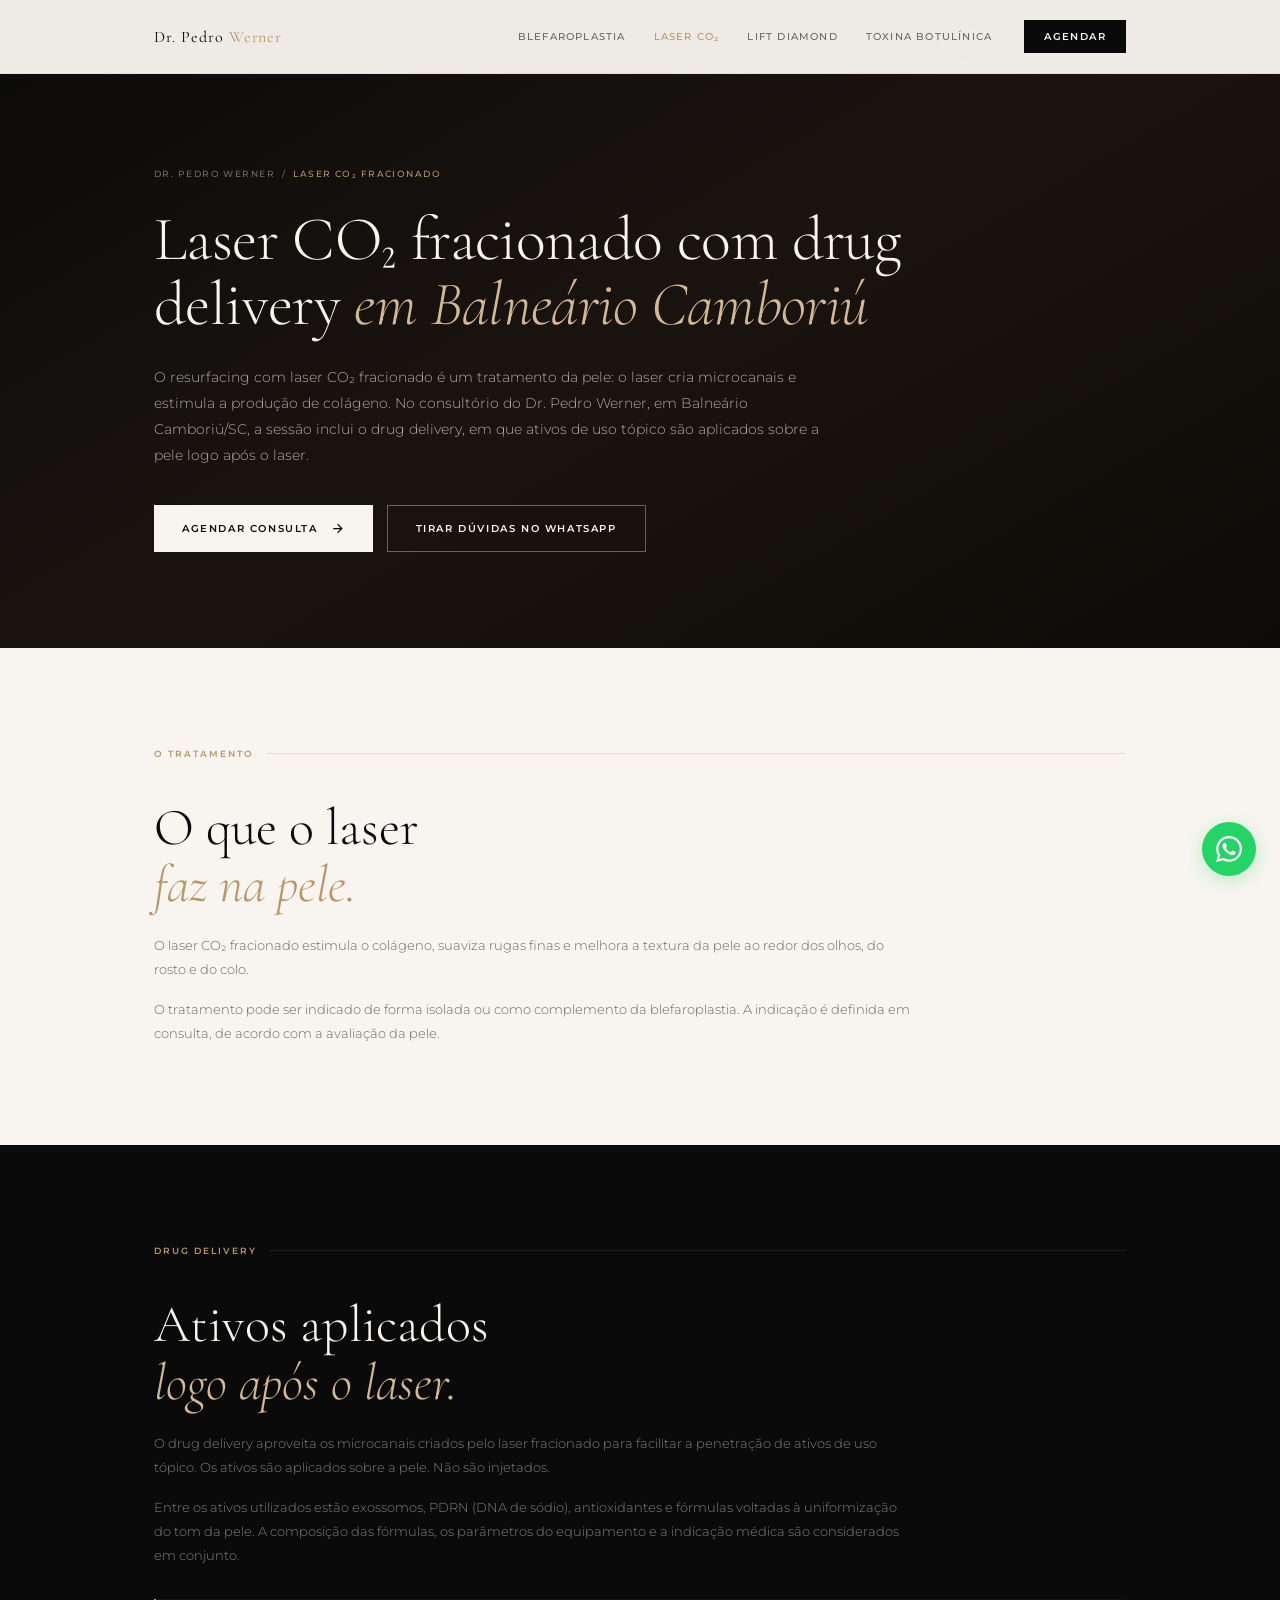
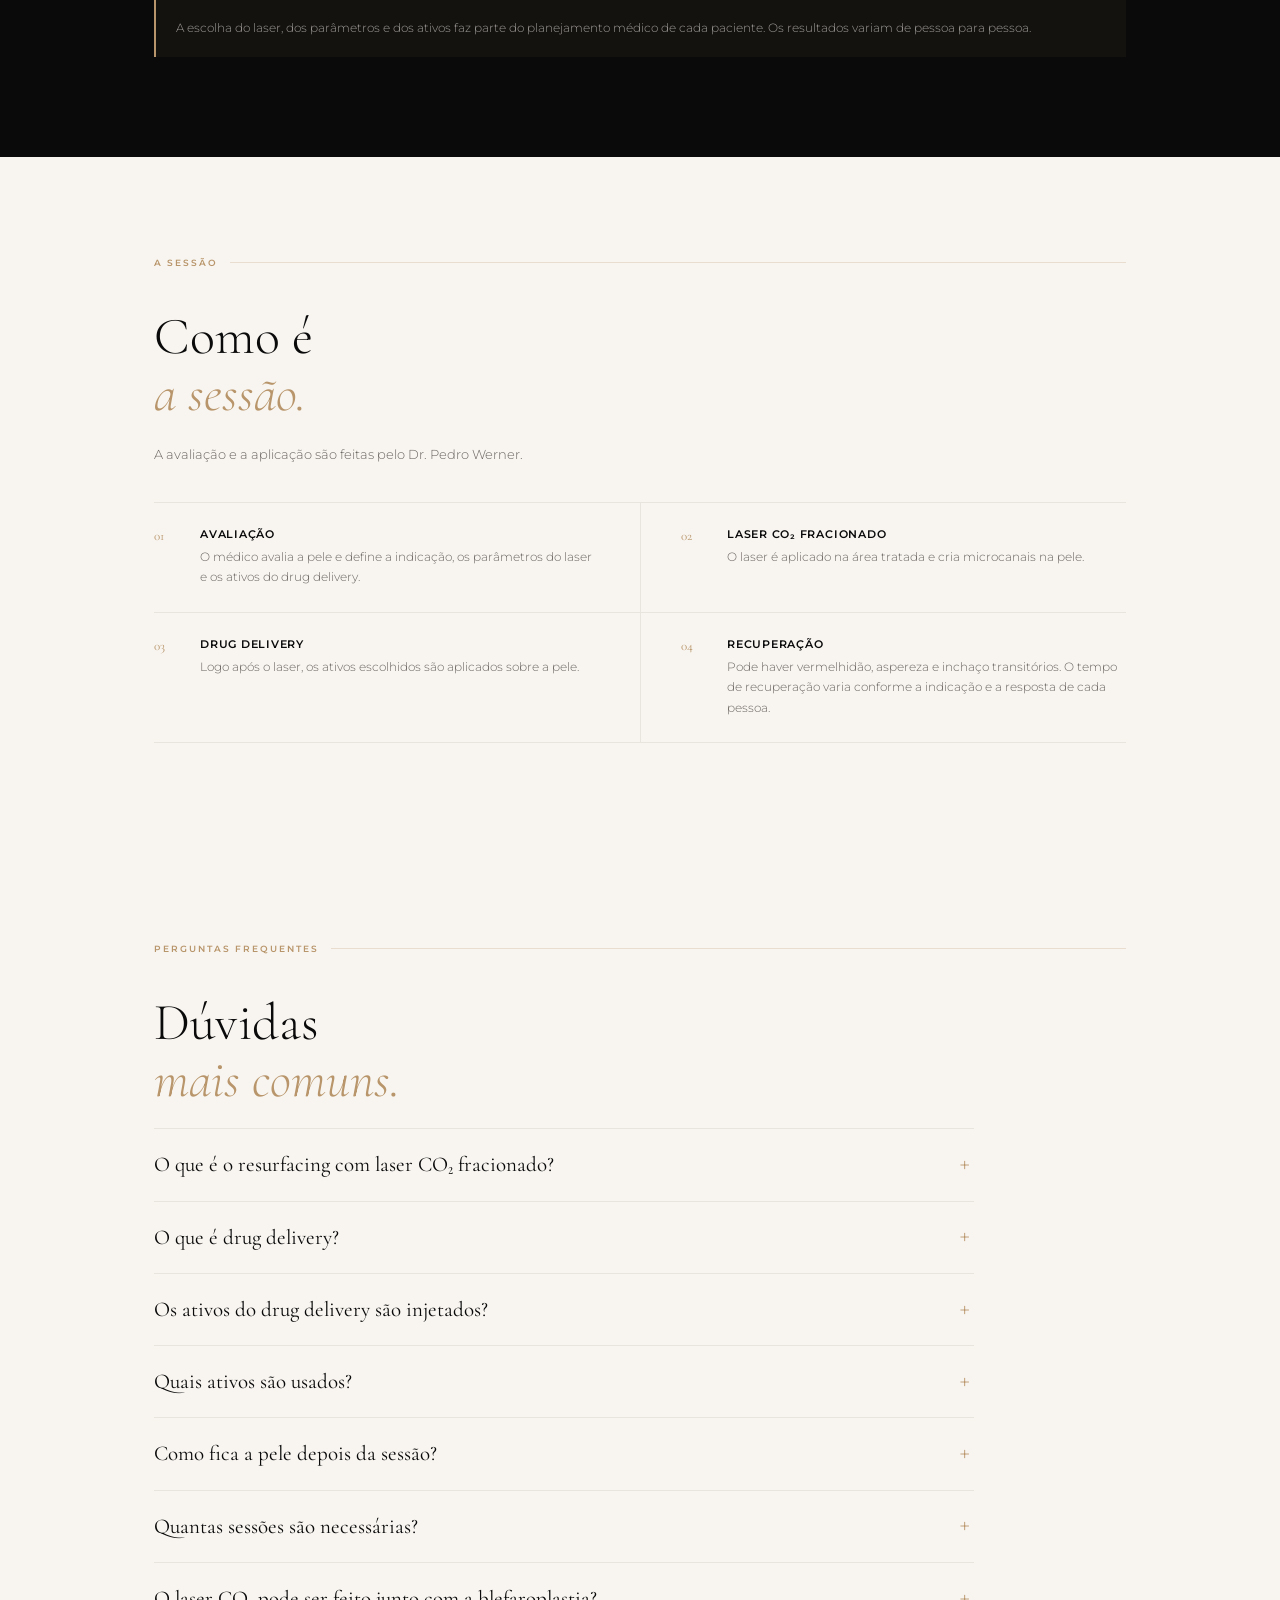
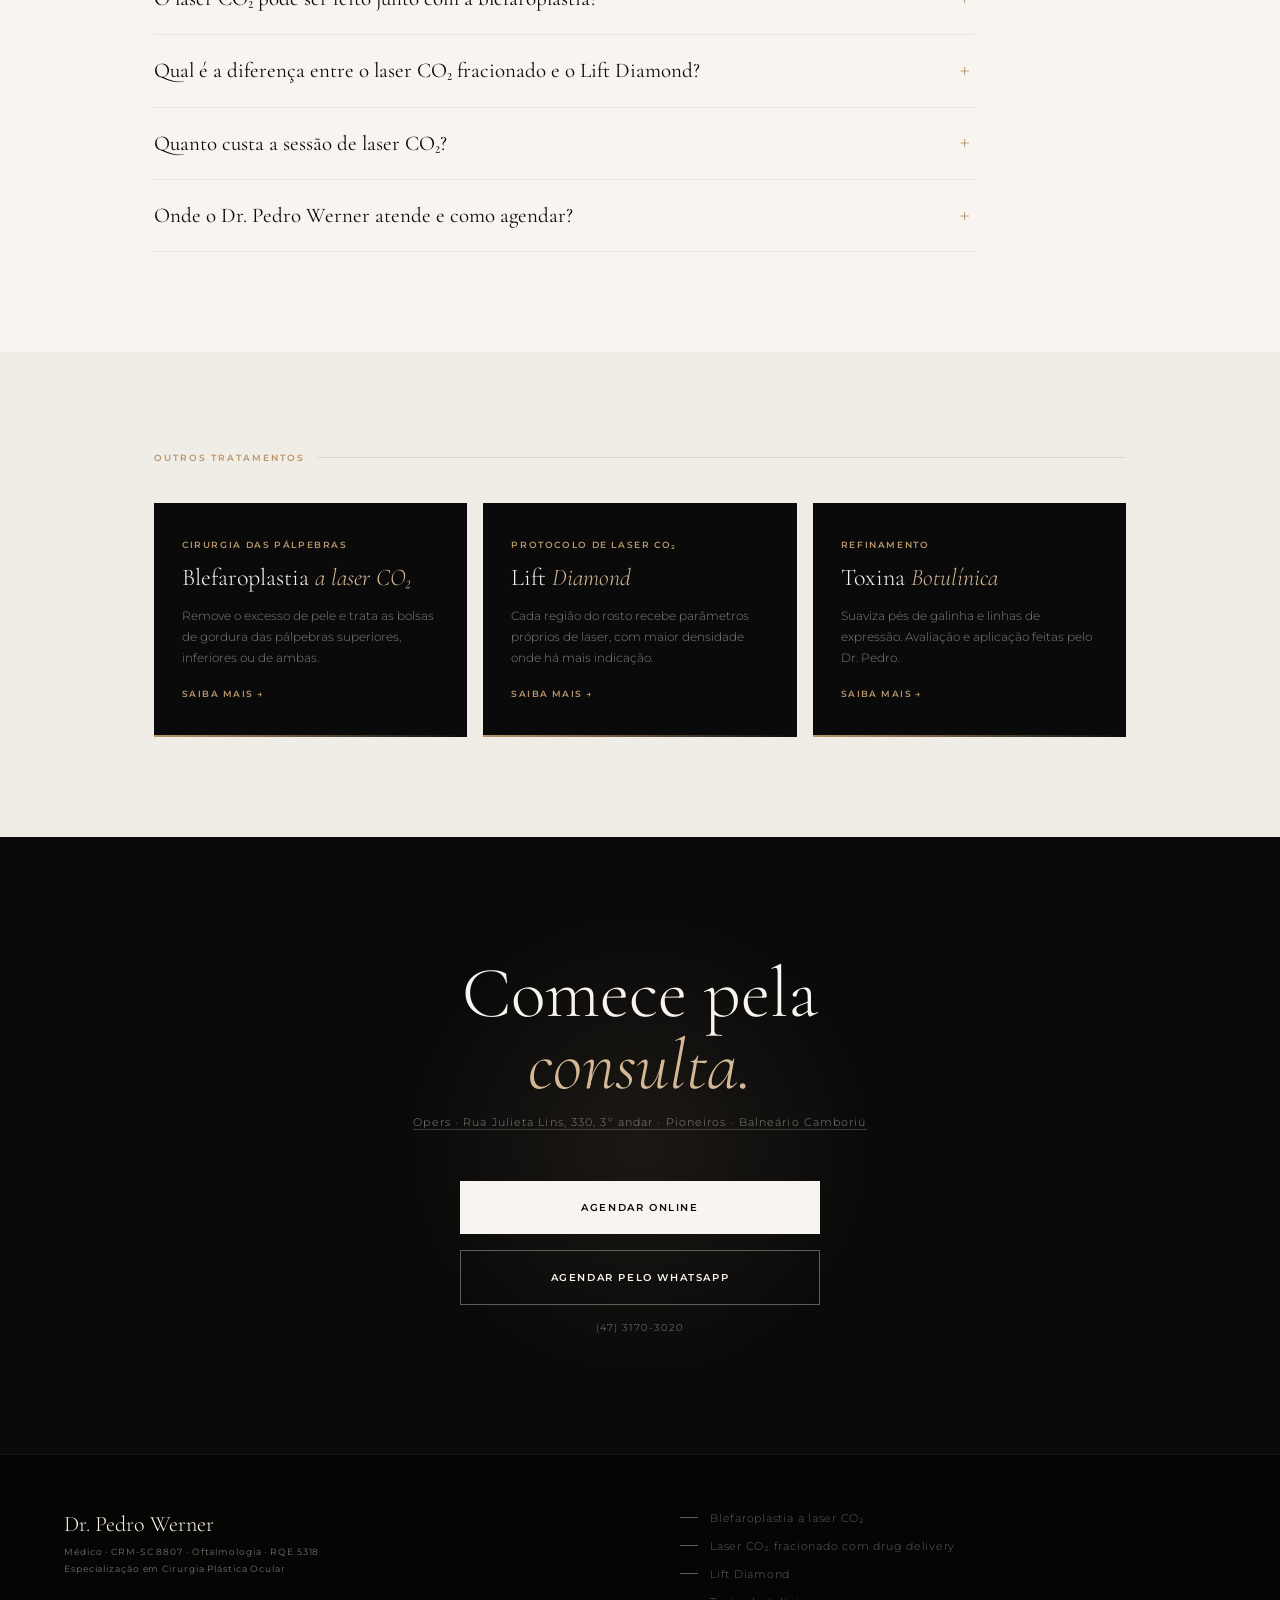
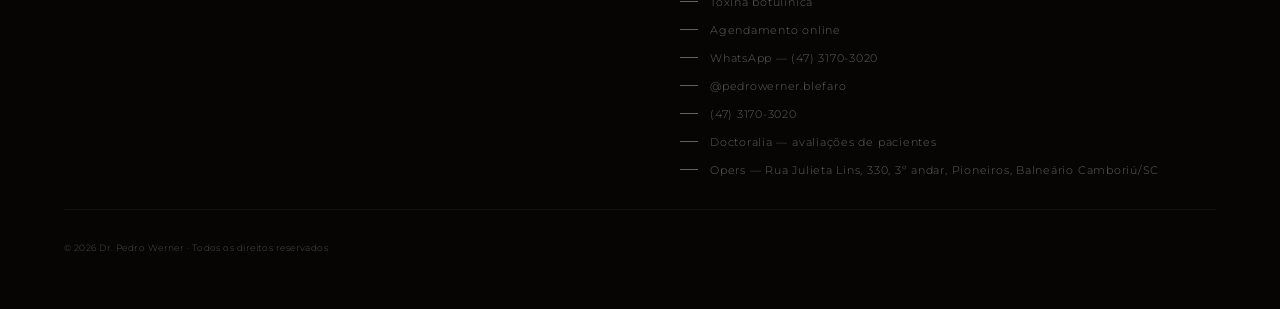
<file: resurfacing-laser-co2/index.html>
<!DOCTYPE html>
<html lang="pt-BR">
<head>
<meta charset="UTF-8">
<meta name="viewport" content="width=device-width, initial-scale=1.0">
<meta name="description" content="Resurfacing com laser CO₂ fracionado e drug delivery com o Dr. Pedro Werner, em Balneário Camboriú/SC: o que é, quais ativos são usados, como é a sessão e a recuperação.">
<title>Laser CO₂ fracionado com drug delivery em Balneário Camboriú | Dr. Pedro Werner</title>
<link rel="canonical" href="https://pedrowerner.med.br/resurfacing-laser-co2/">
<meta property="og:type" content="article">
<meta property="og:locale" content="pt_BR">
<meta property="og:url" content="https://pedrowerner.med.br/resurfacing-laser-co2/">
<meta property="og:title" content="Laser CO₂ fracionado com drug delivery em Balneário Camboriú | Dr. Pedro Werner">
<meta property="og:description" content="Resurfacing com laser CO₂ fracionado e drug delivery com o Dr. Pedro Werner, em Balneário Camboriú/SC: o que é, quais ativos são usados, como é a sessão e a recuperação.">
<meta property="og:image" content="https://pedrowerner.med.br/assets/dr-pedro-werner-retrato.jpg">
<script type="application/ld+json">
{
 "@context": "https://schema.org",
 "@graph": [
  {
   "@type": "MedicalWebPage",
   "@id": "https://pedrowerner.med.br/resurfacing-laser-co2/#pagina",
   "url": "https://pedrowerner.med.br/resurfacing-laser-co2/",
   "name": "Laser CO₂ fracionado com drug delivery em Balneário Camboriú | Dr. Pedro Werner",
   "description": "Resurfacing com laser CO₂ fracionado e drug delivery com o Dr. Pedro Werner, em Balneário Camboriú/SC: o que é, quais ativos são usados, como é a sessão e a recuperação.",
   "inLanguage": "pt-BR",
   "isPartOf": {
    "@id": "https://pedrowerner.med.br/#site"
   },
   "about": {
    "@id": "https://pedrowerner.med.br/resurfacing-laser-co2/#procedimento"
   },
   "breadcrumb": {
    "@id": "https://pedrowerner.med.br/resurfacing-laser-co2/#trilha"
   },
   "primaryImageOfPage": "https://pedrowerner.med.br/assets/dr-pedro-werner-retrato.jpg"
  },
  {
   "@type": "MedicalProcedure",
   "@id": "https://pedrowerner.med.br/resurfacing-laser-co2/#procedimento",
   "name": "Resurfacing com laser CO₂ fracionado e drug delivery",
   "description": "Tratamento da pele com laser CO₂ fracionado, seguido da aplicação de ativos de uso tópico escolhidos pelo médico (drug delivery).",
   "url": "https://pedrowerner.med.br/resurfacing-laser-co2/",
   "bodyLocation": "Pele da região dos olhos, do rosto e do colo",
   "howPerformed": "O laser CO₂ fracionado cria microcanais na pele. Logo após, ativos de uso tópico são aplicados sobre a área tratada."
  },
  {
   "@type": "Physician",
   "@id": "https://pedrowerner.med.br/#consultorio",
   "name": "Dr. Pedro Werner — Cirurgia Plástica Ocular",
   "url": "https://pedrowerner.med.br/",
   "telephone": "+55-47-3170-3020",
   "address": {
    "@type": "PostalAddress",
    "streetAddress": "Rua Julieta Lins, 330, 3º andar — Opers",
    "addressLocality": "Balneário Camboriú",
    "addressRegion": "SC",
    "postalCode": "88331-010",
    "addressCountry": "BR"
   },
   "availableService": {
    "@id": "https://pedrowerner.med.br/resurfacing-laser-co2/#procedimento"
   }
  },
  {
   "@type": "BreadcrumbList",
   "@id": "https://pedrowerner.med.br/resurfacing-laser-co2/#trilha",
   "itemListElement": [
    {
     "@type": "ListItem",
     "position": 1,
     "name": "Dr. Pedro Werner",
     "item": "https://pedrowerner.med.br/"
    },
    {
     "@type": "ListItem",
     "position": 2,
     "name": "Resurfacing com laser CO₂ fracionado e drug delivery",
     "item": "https://pedrowerner.med.br/resurfacing-laser-co2/"
    }
   ]
  },
  {
   "@type": "FAQPage",
   "@id": "https://pedrowerner.med.br/resurfacing-laser-co2/#faq",
   "mainEntity": [
    {
     "@type": "Question",
     "name": "O que é o resurfacing com laser CO₂ fracionado?",
     "acceptedAnswer": {
      "@type": "Answer",
      "text": "É um tratamento da pele em que o laser CO₂ fracionado cria microcanais e estimula a produção de colágeno. Suaviza rugas finas e melhora a textura da pele ao redor dos olhos, do rosto e do colo."
     }
    },
    {
     "@type": "Question",
     "name": "O que é drug delivery?",
     "acceptedAnswer": {
      "@type": "Answer",
      "text": "É a aplicação de ativos de uso tópico sobre a pele logo após o laser. Os microcanais criados pelo laser fracionado facilitam a penetração desses ativos. No consultório do Dr. Pedro Werner, o drug delivery faz parte da sessão de laser."
     }
    },
    {
     "@type": "Question",
     "name": "Os ativos do drug delivery são injetados?",
     "acceptedAnswer": {
      "@type": "Answer",
      "text": "Não. Os ativos são aplicados sobre a pele, na área tratada pelo laser."
     }
    },
    {
     "@type": "Question",
     "name": "Quais ativos são usados?",
     "acceptedAnswer": {
      "@type": "Answer",
      "text": "Entre os ativos utilizados estão exossomos, PDRN (DNA de sódio), antioxidantes e fórmulas voltadas à uniformização do tom da pele. A escolha é feita pelo Dr. Pedro conforme a necessidade de cada pele."
     }
    },
    {
     "@type": "Question",
     "name": "Como fica a pele depois da sessão?",
     "acceptedAnswer": {
      "@type": "Answer",
      "text": "Pode haver vermelhidão, aspereza e inchaço transitórios. O tempo de recuperação varia conforme a indicação e a resposta de cada pessoa, e as orientações são dadas individualmente."
     }
    },
    {
     "@type": "Question",
     "name": "Quantas sessões são necessárias?",
     "acceptedAnswer": {
      "@type": "Answer",
      "text": "O número de sessões é definido na avaliação, de acordo com a pele e o objetivo de cada paciente."
     }
    },
    {
     "@type": "Question",
     "name": "O laser CO₂ pode ser feito junto com a blefaroplastia?",
     "acceptedAnswer": {
      "@type": "Answer",
      "text": "O resurfacing pode ser indicado de forma isolada ou como complemento da blefaroplastia. A associação é definida em consulta."
     }
    },
    {
     "@type": "Question",
     "name": "Qual é a diferença entre o laser CO₂ fracionado e o Lift Diamond?",
     "acceptedAnswer": {
      "@type": "Answer",
      "text": "O laser é o mesmo. O Lift Diamond é um protocolo de aplicação em que cada região do rosto recebe parâmetros próprios, com maior densidade onde há mais indicação."
     }
    },
    {
     "@type": "Question",
     "name": "Quanto custa a sessão de laser CO₂?",
     "acceptedAnswer": {
      "@type": "Answer",
      "text": "O valor da sessão é informado pela equipe, pelo WhatsApp (47) 3170-3020. O drug delivery faz parte da sessão."
     }
    },
    {
     "@type": "Question",
     "name": "Onde o Dr. Pedro Werner atende e como agendar?",
     "acceptedAnswer": {
      "@type": "Answer",
      "text": "O consultório fica na Opers, Rua Julieta Lins, 330, 3º andar, bairro Pioneiros, Balneário Camboriú/SC. O agendamento pode ser feito online, pela agenda do site, ou pelo WhatsApp (47) 3170-3020."
     }
    }
   ]
  }
 ]
}
</script>
<link href="https://fonts.googleapis.com/css2?family=Cormorant+Garamond:ital,wght@0,300;0,400;0,500;1,300;1,400&family=Montserrat:wght@300;400;500;600&display=swap" rel="stylesheet">
<link rel="stylesheet" href="/assets/site.css">
<noscript><style>.rv{opacity:1;transform:none}</style></noscript>
</head>
<body>

<nav>
  <div class="nav-inner">
    <a href="/" class="nav-logo">Dr. Pedro <span>Werner</span></a>
    <div class="nav-links"><a href="/blefaroplastia-a-laser/">Blefaroplastia</a><a href="/resurfacing-laser-co2/" aria-current="page">Laser CO₂</a><a href="/lift-diamond/">Lift Diamond</a><a href="/toxina-botulinica/">Toxina botulínica</a></div>
    <a href="/#agendar" class="nav-cta">Agendar</a>
  </div>
</nav>

<header class="page-hero">
  <div class="container">
    <p class="crumb"><a href="/">Dr. Pedro Werner</a> &nbsp;/&nbsp; <span>Laser CO₂ fracionado</span></p>
    <h1 class="page-h1">Laser CO₂ fracionado com drug delivery <em>em Balneário Camboriú</em></h1>
    <p class="page-lead">O resurfacing com laser CO₂ fracionado é um tratamento da pele: o laser cria microcanais e estimula a produção de colágeno. No consultório do Dr. Pedro Werner, em Balneário Camboriú/SC, a sessão inclui o drug delivery, em que ativos de uso tópico são aplicados sobre a pele logo após o laser.</p>
    <div class="acoes">
      <a href="/#agendar" class="btn branco">Agendar consulta <svg viewBox="0 0 24 24" fill="none" stroke="currentColor" stroke-width="2"><path d="M5 12h14M12 5l7 7-7 7"/></svg></a>
      <a href="https://wa.me/554731703020?text=Ol%C3%A1%21%20Vim%20pelo%20site%20do%20Dr.%20Pedro%20Werner%20e%20gostaria%20de%20saber%20mais%20sobre%20o%20laser%20CO%E2%82%82%20fracionado." class="btn contorno">Tirar dúvidas no WhatsApp</a>
    </div>
  </div>
</header>

<section class="section light">
  <div class="container">
    <div class="section-label rv">O Tratamento</div>
    <h2 class="h2 rv">O que o laser<br><em>faz na pele.</em></h2>
    <div class="prose">
      <p class="body-text rv">O laser CO₂ fracionado estimula o colágeno, suaviza rugas finas e melhora a textura da pele ao redor dos olhos, do rosto e do colo.</p>
      <p class="body-text rv">O tratamento pode ser indicado de forma isolada ou como complemento da blefaroplastia. A indicação é definida em consulta, de acordo com a avaliação da pele.</p>
    </div>
  </div>
</section>
<section class="section dark">
  <div class="container">
    <div class="section-label dark-line rv">Drug Delivery</div>
    <h2 class="h2 on-dark rv">Ativos aplicados<br><em>logo após o laser.</em></h2>
    <div class="prose">
      <p class="body-text on-dark rv">O drug delivery aproveita os microcanais criados pelo laser fracionado para facilitar a penetração de ativos de uso tópico. Os ativos são aplicados sobre a pele. Não são injetados.</p>
      <p class="body-text on-dark rv">Entre os ativos utilizados estão exossomos, PDRN (DNA de sódio), antioxidantes e fórmulas voltadas à uniformização do tom da pele. A composição das fórmulas, os parâmetros do equipamento e a indicação médica são considerados em conjunto.</p>
    </div>
    <div class="dd-nota rv"><p>A escolha do laser, dos parâmetros e dos ativos faz parte do planejamento médico de cada paciente. Os resultados variam de pessoa para pessoa.</p></div>
  </div>
</section>
<section class="section light">
  <div class="container">
    <div class="section-label rv">A Sessão</div>
    <h2 class="h2 rv">Como é<br><em>a sessão.</em></h2>
    <div class="prose">
      <p class="body-text rv">A avaliação e a aplicação são feitas pelo Dr. Pedro Werner.</p>
    </div>
    <div class="cred-grid" style="margin-top:36px;">
      <div class="cred-item rv">
        <span class="cred-n">01</span>
        <div><p class="cred-h">Avaliação</p><p class="cred-p">O médico avalia a pele e define a indicação, os parâmetros do laser e os ativos do drug delivery.</p></div>
      </div>
      <div class="cred-item rv">
        <span class="cred-n">02</span>
        <div><p class="cred-h">Laser CO₂ fracionado</p><p class="cred-p">O laser é aplicado na área tratada e cria microcanais na pele.</p></div>
      </div>
      <div class="cred-item rv">
        <span class="cred-n">03</span>
        <div><p class="cred-h">Drug delivery</p><p class="cred-p">Logo após o laser, os ativos escolhidos são aplicados sobre a pele.</p></div>
      </div>
      <div class="cred-item rv">
        <span class="cred-n">04</span>
        <div><p class="cred-h">Recuperação</p><p class="cred-p">Pode haver vermelhidão, aspereza e inchaço transitórios. O tempo de recuperação varia conforme a indicação e a resposta de cada pessoa.</p></div>
      </div>
    </div>
  </div>
</section>

<section class="section light" id="perguntas">
  <div class="container">
    <div class="section-label rv">Perguntas Frequentes</div>
    <h2 class="h2 rv">Dúvidas<br><em>mais comuns.</em></h2>
    <div class="faq-list">
      <details class="faq-item">
        <summary>O que é o resurfacing com laser CO₂ fracionado?</summary>
        <p class="faq-a">É um tratamento da pele em que o laser CO₂ fracionado cria microcanais e estimula a produção de colágeno. Suaviza rugas finas e melhora a textura da pele ao redor dos olhos, do rosto e do colo.</p>
      </details>
      <details class="faq-item">
        <summary>O que é drug delivery?</summary>
        <p class="faq-a">É a aplicação de ativos de uso tópico sobre a pele logo após o laser. Os microcanais criados pelo laser fracionado facilitam a penetração desses ativos. No consultório do Dr. Pedro Werner, o drug delivery faz parte da sessão de laser.</p>
      </details>
      <details class="faq-item">
        <summary>Os ativos do drug delivery são injetados?</summary>
        <p class="faq-a">Não. Os ativos são aplicados sobre a pele, na área tratada pelo laser.</p>
      </details>
      <details class="faq-item">
        <summary>Quais ativos são usados?</summary>
        <p class="faq-a">Entre os ativos utilizados estão exossomos, PDRN (DNA de sódio), antioxidantes e fórmulas voltadas à uniformização do tom da pele. A escolha é feita pelo Dr. Pedro conforme a necessidade de cada pele.</p>
      </details>
      <details class="faq-item">
        <summary>Como fica a pele depois da sessão?</summary>
        <p class="faq-a">Pode haver vermelhidão, aspereza e inchaço transitórios. O tempo de recuperação varia conforme a indicação e a resposta de cada pessoa, e as orientações são dadas individualmente.</p>
      </details>
      <details class="faq-item">
        <summary>Quantas sessões são necessárias?</summary>
        <p class="faq-a">O número de sessões é definido na avaliação, de acordo com a pele e o objetivo de cada paciente.</p>
      </details>
      <details class="faq-item">
        <summary>O laser CO₂ pode ser feito junto com a blefaroplastia?</summary>
        <p class="faq-a">O resurfacing pode ser indicado de forma isolada ou como complemento da blefaroplastia. A associação é definida em consulta.</p>
      </details>
      <details class="faq-item">
        <summary>Qual é a diferença entre o laser CO₂ fracionado e o Lift Diamond?</summary>
        <p class="faq-a">O laser é o mesmo. O Lift Diamond é um protocolo de aplicação em que cada região do rosto recebe parâmetros próprios, com maior densidade onde há mais indicação.</p>
      </details>
      <details class="faq-item">
        <summary>Quanto custa a sessão de laser CO₂?</summary>
        <p class="faq-a">O valor da sessão é informado pela equipe, pelo WhatsApp (47) 3170-3020. O drug delivery faz parte da sessão.</p>
      </details>
      <details class="faq-item">
        <summary>Onde o Dr. Pedro Werner atende e como agendar?</summary>
        <p class="faq-a">O consultório fica na Opers, Rua Julieta Lins, 330, 3º andar, bairro Pioneiros, Balneário Camboriú/SC. O agendamento pode ser feito online, pela agenda do site, ou pelo WhatsApp (47) 3170-3020.</p>
      </details>
    </div>
  </div>
</section>

<section class="section stone">
  <div class="container">
    <div class="section-label rv">Outros Tratamentos</div>
    <div class="cards-grid tres">
      <a href="/blefaroplastia-a-laser/" class="card rv">
        <p class="card-tag">Cirurgia das pálpebras</p>
        <h3 class="card-h">Blefaroplastia <em>a laser CO₂</em></h3>
        <p class="card-p">Remove o excesso de pele e trata as bolsas de gordura das pálpebras superiores, inferiores ou de ambas.</p>
        <span class="card-mais">Saiba mais →</span>
      </a>
      <a href="/lift-diamond/" class="card rv">
        <p class="card-tag">Protocolo de laser CO₂</p>
        <h3 class="card-h">Lift <em>Diamond</em></h3>
        <p class="card-p">Cada região do rosto recebe parâmetros próprios de laser, com maior densidade onde há mais indicação.</p>
        <span class="card-mais">Saiba mais →</span>
      </a>
      <a href="/toxina-botulinica/" class="card rv">
        <p class="card-tag">Refinamento</p>
        <h3 class="card-h">Toxina <em>Botulínica</em></h3>
        <p class="card-p">Suaviza pés de galinha e linhas de expressão. Avaliação e aplicação feitas pelo Dr. Pedro.</p>
        <span class="card-mais">Saiba mais →</span>
      </a>
    </div>
  </div>
</section>

<div class="cta-wrap" id="agendar">
  <div style="position:relative;z-index:1;">
    <h2 class="cta-h rv">Comece pela<br><em>consulta.</em></h2>
    <p class="cta-sub rv"><a href="https://www.google.com/maps/search/?api=1&amp;query=Opers%2C+Rua+Julieta+Lins%2C+330%2C+Pioneiros%2C+Balne%C3%A1rio+Cambori%C3%BA+-+SC" target="_blank" rel="noopener">Opers · Rua Julieta Lins, 330, 3º andar · Pioneiros · Balneário Camboriú</a></p>
    <a href="/#agendar" class="cta-btn rv">Agendar online</a>
    <a href="https://wa.me/554731703020?text=Ol%C3%A1%21%20Vim%20pelo%20site%20do%20Dr.%20Pedro%20Werner%20e%20gostaria%20de%20agendar%20uma%20avalia%C3%A7%C3%A3o%20para%20laser%20CO%E2%82%82%20fracionado." class="cta-btn outline rv">Agendar pelo WhatsApp</a>
    <a href="tel:+554731703020" class="cta-tel rv">(47) 3170-3020</a>
  </div>
</div>

<footer>
  <div class="footer-inner">
    <div>
      <p class="footer-nome">Dr. Pedro Werner</p>
      <p class="footer-crm">Médico · CRM-SC 8807 · Oftalmologia · RQE 5318<br>Especialização em Cirurgia Plástica Ocular</p>
    </div>
    <div class="footer-links">
      <a href="/blefaroplastia-a-laser/" class="footer-link">Blefaroplastia a laser CO₂</a>
      <a href="/resurfacing-laser-co2/" class="footer-link">Laser CO₂ fracionado com drug delivery</a>
      <a href="/lift-diamond/" class="footer-link">Lift Diamond</a>
      <a href="/toxina-botulinica/" class="footer-link">Toxina botulínica</a>
      <a href="/#agendar" class="footer-link">Agendamento online</a>
      <a href="https://wa.me/554731703020?text=Ol%C3%A1%21%20Vim%20pelo%20site%20do%20Dr.%20Pedro%20Werner%20e%20gostaria%20de%20agendar%20uma%20consulta." class="footer-link">WhatsApp — (47) 3170-3020</a>
      <a href="https://instagram.com/pedrowerner.blefaro" class="footer-link">@pedrowerner.blefaro</a>
      <a href="tel:+554731703020" class="footer-link">(47) 3170-3020</a>
      <a href="https://www.doctoralia.com.br/pedro-werner/oftalmologista/balneario-camboriu" class="footer-link" target="_blank" rel="noopener">Doctoralia — avaliações de pacientes</a>
      <a href="https://www.google.com/maps/search/?api=1&amp;query=Opers%2C+Rua+Julieta+Lins%2C+330%2C+Pioneiros%2C+Balne%C3%A1rio+Cambori%C3%BA+-+SC" class="footer-link" target="_blank" rel="noopener">Opers — Rua Julieta Lins, 330, 3º andar, Pioneiros, Balneário Camboriú/SC</a>
    </div>
    <p class="footer-copy">© 2026 Dr. Pedro Werner · Todos os direitos reservados</p>
  </div>
</footer>

<a href="https://wa.me/554731703020?text=Ol%C3%A1%21%20Vim%20pelo%20site%20do%20Dr.%20Pedro%20Werner%20e%20gostaria%20de%20agendar%20uma%20avalia%C3%A7%C3%A3o%20para%20laser%20CO%E2%82%82%20fracionado." class="wa-float" aria-label="Agendar pelo WhatsApp">
  <svg viewBox="0 0 24 24"><path d="M17.472 14.382c-.297-.149-1.758-.867-2.03-.967-.273-.099-.471-.148-.67.15-.197.297-.767.966-.94 1.164-.173.199-.347.223-.644.075-.297-.15-1.255-.463-2.39-1.475-.883-.788-1.48-1.761-1.653-2.059-.173-.297-.018-.458.13-.606.134-.133.298-.347.446-.52.149-.174.198-.298.298-.497.099-.198.05-.371-.025-.52-.075-.149-.669-1.612-.916-2.207-.242-.579-.487-.5-.669-.51-.173-.008-.371-.01-.57-.01-.198 0-.52.074-.792.372-.272.297-1.04 1.016-1.04 2.479 0 1.462 1.065 2.875 1.213 3.074.149.198 2.096 3.2 5.077 4.487.709.306 1.262.489 1.694.625.712.227 1.36.195 1.871.118.571-.085 1.758-.719 2.006-1.413.248-.694.248-1.289.173-1.413-.074-.124-.272-.198-.57-.347m-5.421 7.403h-.004a9.87 9.87 0 01-5.031-1.378l-.361-.214-3.741.982.998-3.648-.235-.374a9.86 9.86 0 01-1.51-5.26c.001-5.45 4.436-9.884 9.888-9.884 2.64 0 5.122 1.03 6.988 2.898a9.825 9.825 0 012.893 6.994c-.003 5.45-4.437 9.884-9.885 9.884m8.413-18.297A11.815 11.815 0 0012.05 0C5.495 0 .16 5.335.157 11.892c0 2.096.547 4.142 1.588 5.945L.057 24l6.305-1.654a11.882 11.882 0 005.683 1.448h.005c6.554 0 11.89-5.335 11.893-11.893a11.821 11.821 0 00-3.48-8.413z"/></svg>
</a>

<script>
const obs = new IntersectionObserver((entries) => {
  entries.forEach(e => {
    if (e.isIntersecting) { e.target.classList.add('on'); obs.unobserve(e.target); }
  });
}, { threshold: 0.08, rootMargin: '0px 0px -30px 0px' });
document.querySelectorAll('.rv').forEach(el => obs.observe(el));
</script>

</body>
</html>
</file>
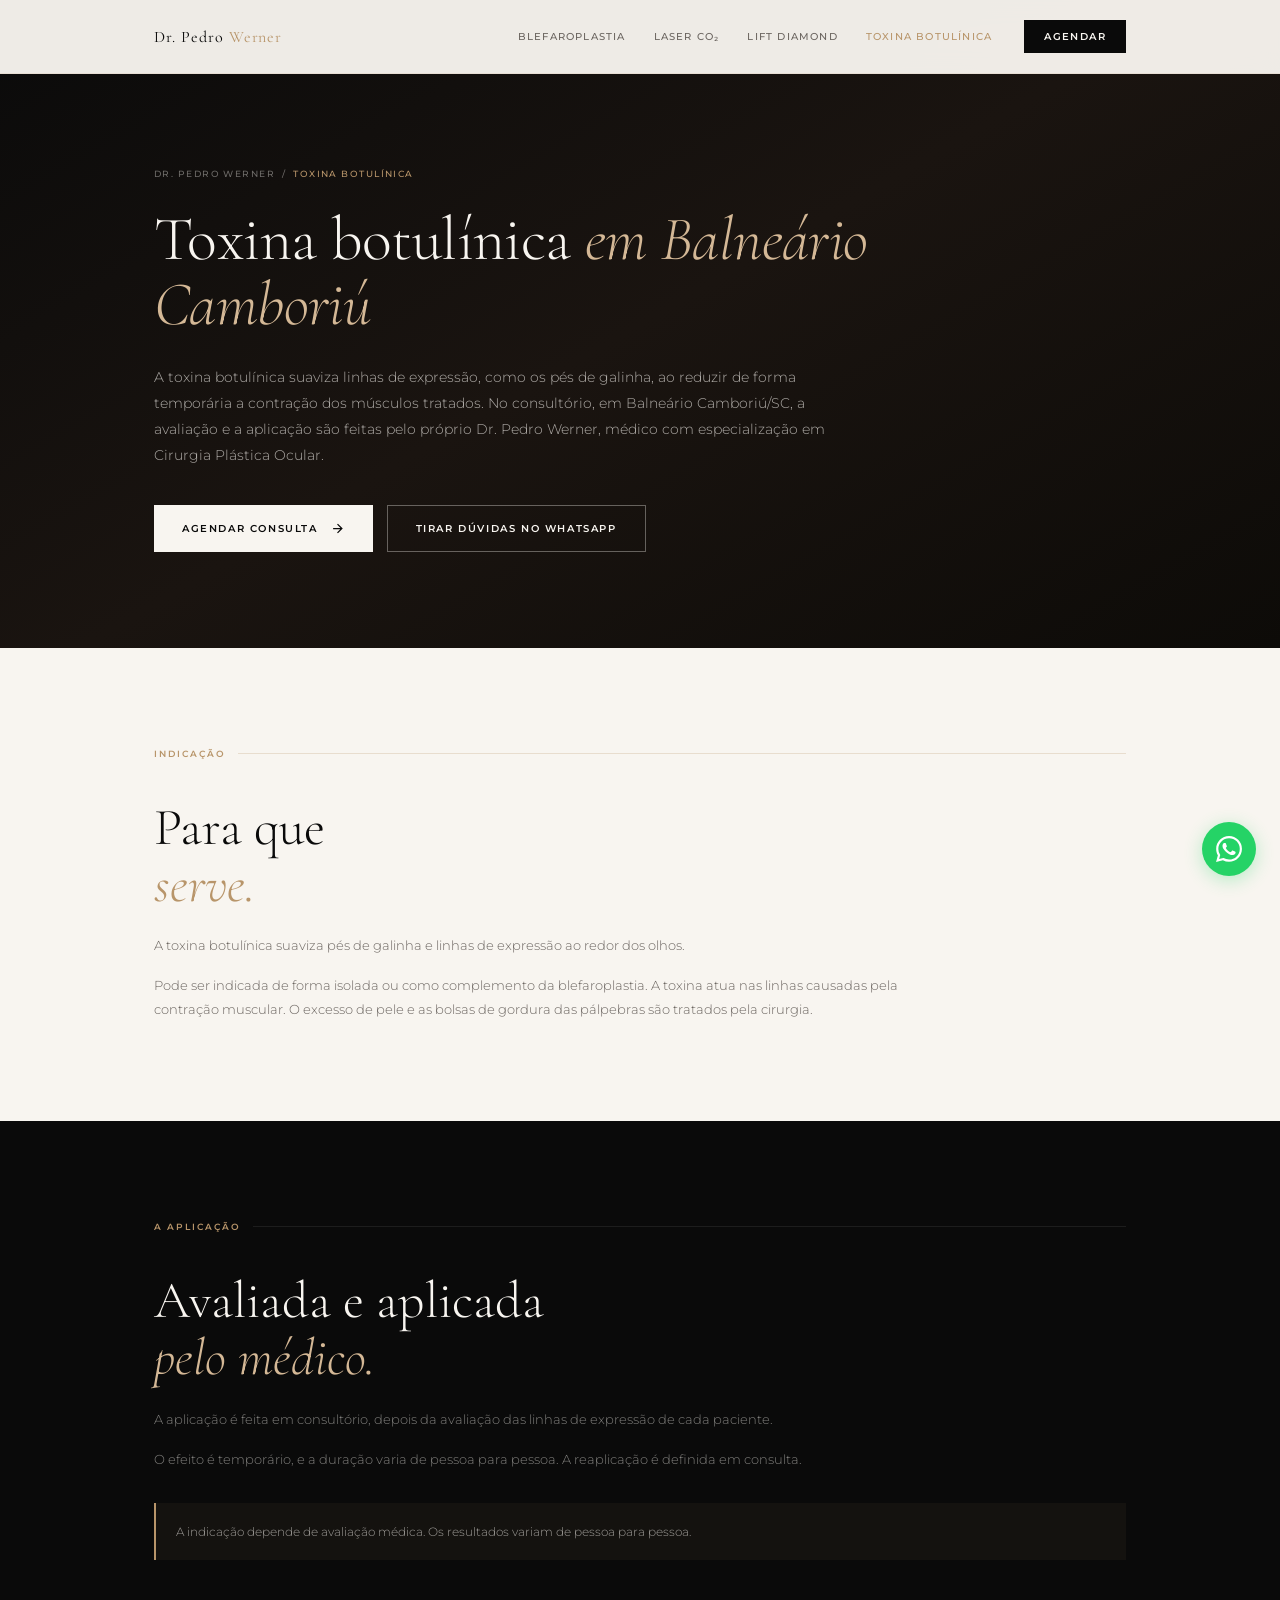
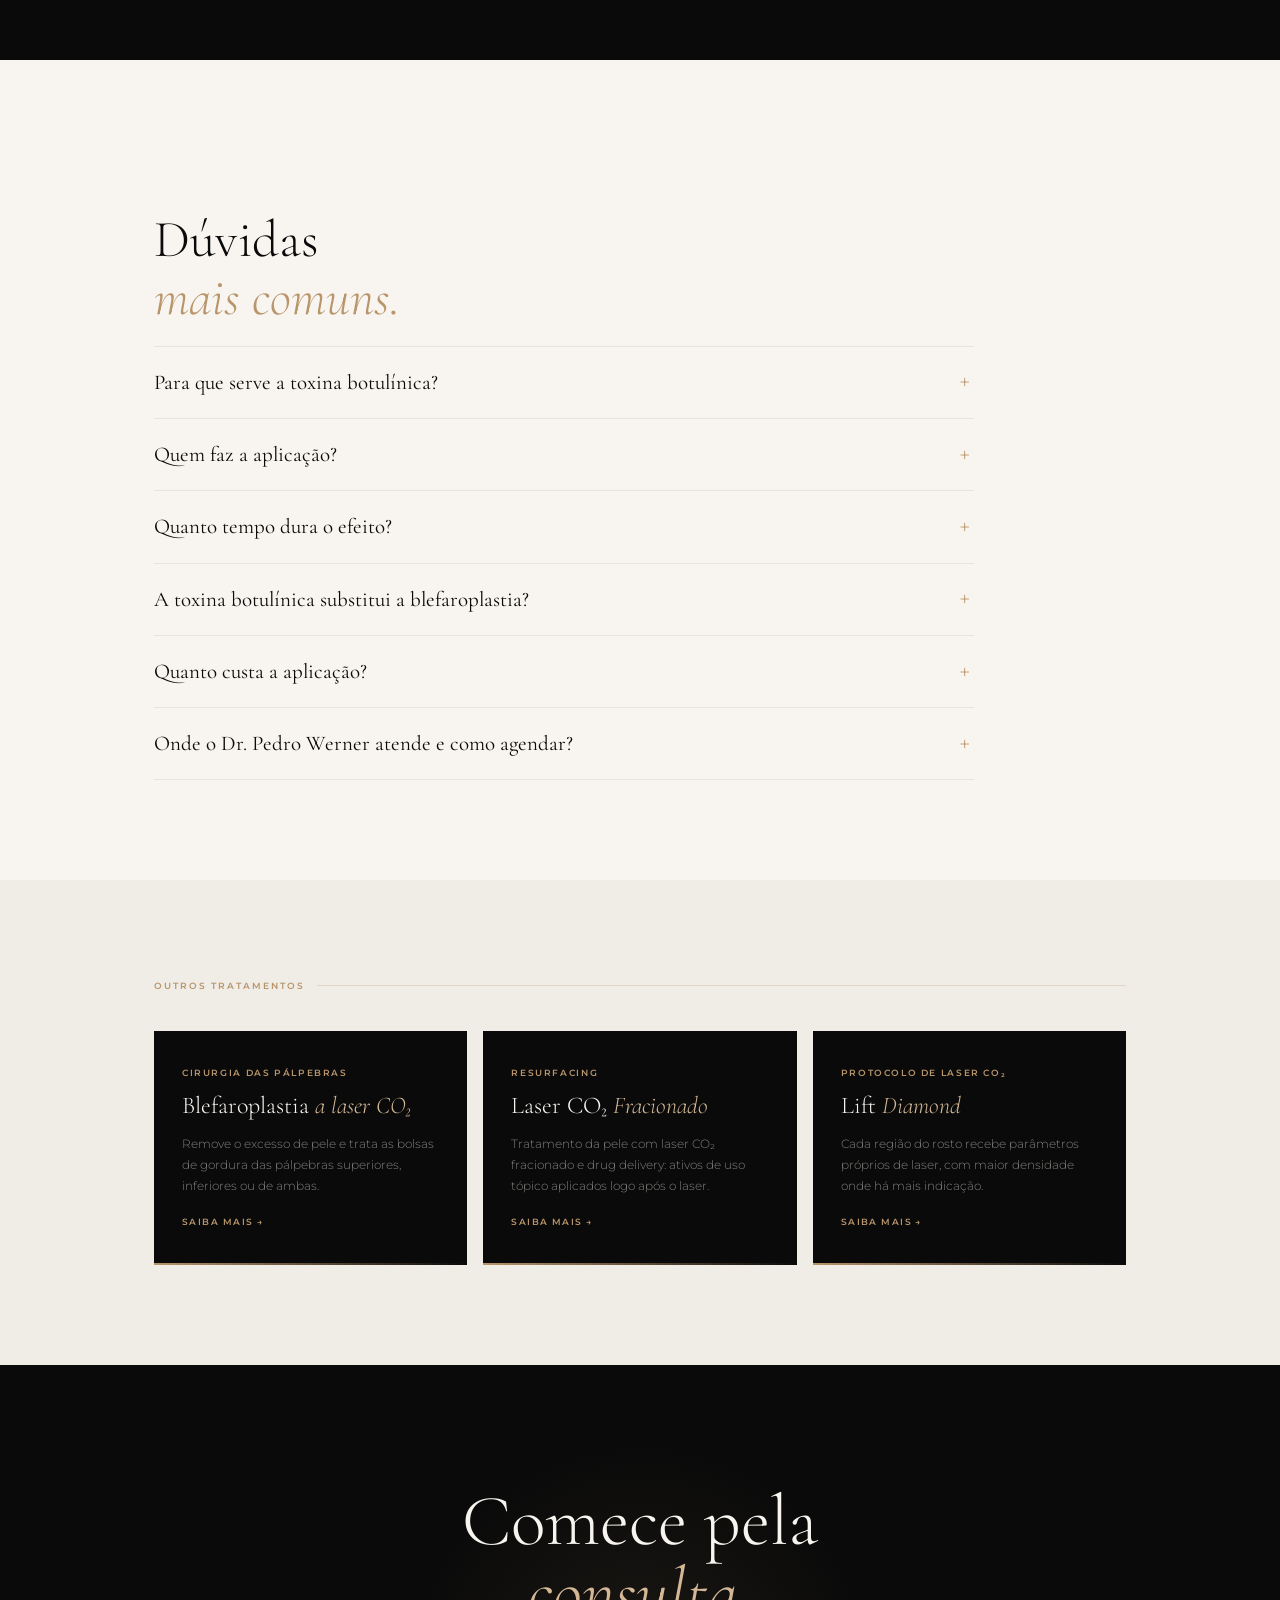
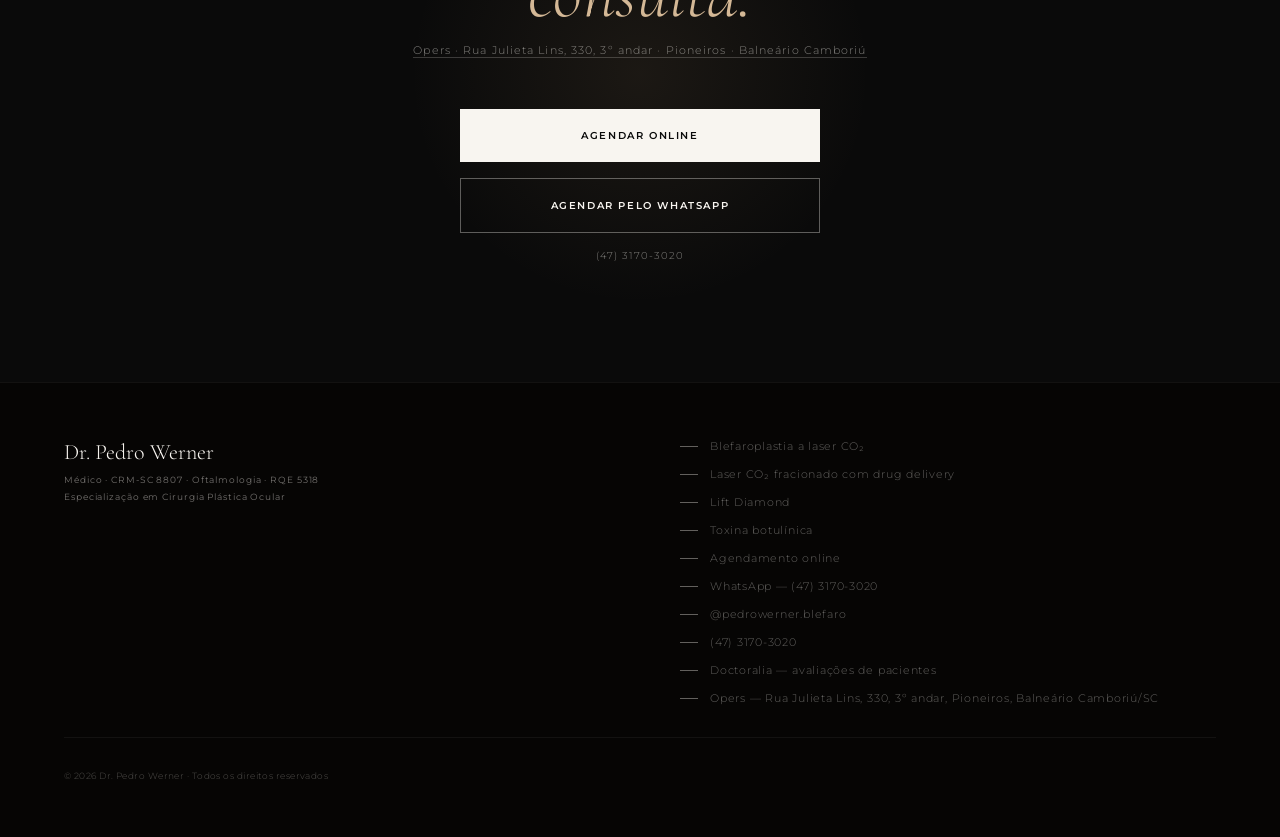
<file: toxina-botulinica/index.html>
<!DOCTYPE html>
<html lang="pt-BR">
<head>
<meta charset="UTF-8">
<meta name="viewport" content="width=device-width, initial-scale=1.0">
<meta name="description" content="Aplicação de toxina botulínica com o Dr. Pedro Werner, em Balneário Camboriú/SC: para que serve, como é a aplicação, duração do efeito e como agendar.">
<title>Toxina botulínica em Balneário Camboriú | Dr. Pedro Werner</title>
<link rel="canonical" href="https://pedrowerner.med.br/toxina-botulinica/">
<meta property="og:type" content="article">
<meta property="og:locale" content="pt_BR">
<meta property="og:url" content="https://pedrowerner.med.br/toxina-botulinica/">
<meta property="og:title" content="Toxina botulínica em Balneário Camboriú | Dr. Pedro Werner">
<meta property="og:description" content="Aplicação de toxina botulínica com o Dr. Pedro Werner, em Balneário Camboriú/SC: para que serve, como é a aplicação, duração do efeito e como agendar.">
<meta property="og:image" content="https://pedrowerner.med.br/assets/dr-pedro-werner-retrato.jpg">
<script type="application/ld+json">
{
 "@context": "https://schema.org",
 "@graph": [
  {
   "@type": "MedicalWebPage",
   "@id": "https://pedrowerner.med.br/toxina-botulinica/#pagina",
   "url": "https://pedrowerner.med.br/toxina-botulinica/",
   "name": "Toxina botulínica em Balneário Camboriú | Dr. Pedro Werner",
   "description": "Aplicação de toxina botulínica com o Dr. Pedro Werner, em Balneário Camboriú/SC: para que serve, como é a aplicação, duração do efeito e como agendar.",
   "inLanguage": "pt-BR",
   "isPartOf": {
    "@id": "https://pedrowerner.med.br/#site"
   },
   "about": {
    "@id": "https://pedrowerner.med.br/toxina-botulinica/#procedimento"
   },
   "breadcrumb": {
    "@id": "https://pedrowerner.med.br/toxina-botulinica/#trilha"
   },
   "primaryImageOfPage": "https://pedrowerner.med.br/assets/dr-pedro-werner-retrato.jpg"
  },
  {
   "@type": "MedicalProcedure",
   "@id": "https://pedrowerner.med.br/toxina-botulinica/#procedimento",
   "name": "Aplicação de toxina botulínica",
   "description": "Aplicação de toxina botulínica para suavizar linhas de expressão ao redor dos olhos.",
   "url": "https://pedrowerner.med.br/toxina-botulinica/",
   "bodyLocation": "Região ao redor dos olhos",
   "howPerformed": "Aplicação em consultório, após avaliação médica das linhas de expressão."
  },
  {
   "@type": "Physician",
   "@id": "https://pedrowerner.med.br/#consultorio",
   "name": "Dr. Pedro Werner — Cirurgia Plástica Ocular",
   "url": "https://pedrowerner.med.br/",
   "telephone": "+55-47-3170-3020",
   "address": {
    "@type": "PostalAddress",
    "streetAddress": "Rua Julieta Lins, 330, 3º andar — Opers",
    "addressLocality": "Balneário Camboriú",
    "addressRegion": "SC",
    "postalCode": "88331-010",
    "addressCountry": "BR"
   },
   "availableService": {
    "@id": "https://pedrowerner.med.br/toxina-botulinica/#procedimento"
   }
  },
  {
   "@type": "BreadcrumbList",
   "@id": "https://pedrowerner.med.br/toxina-botulinica/#trilha",
   "itemListElement": [
    {
     "@type": "ListItem",
     "position": 1,
     "name": "Dr. Pedro Werner",
     "item": "https://pedrowerner.med.br/"
    },
    {
     "@type": "ListItem",
     "position": 2,
     "name": "Aplicação de toxina botulínica",
     "item": "https://pedrowerner.med.br/toxina-botulinica/"
    }
   ]
  },
  {
   "@type": "FAQPage",
   "@id": "https://pedrowerner.med.br/toxina-botulinica/#faq",
   "mainEntity": [
    {
     "@type": "Question",
     "name": "Para que serve a toxina botulínica?",
     "acceptedAnswer": {
      "@type": "Answer",
      "text": "A toxina botulínica suaviza linhas de expressão, como os pés de galinha, ao reduzir de forma temporária a contração dos músculos tratados."
     }
    },
    {
     "@type": "Question",
     "name": "Quem faz a aplicação?",
     "acceptedAnswer": {
      "@type": "Answer",
      "text": "A avaliação e a aplicação são feitas pelo próprio Dr. Pedro Werner, médico com especialização em Cirurgia Plástica Ocular."
     }
    },
    {
     "@type": "Question",
     "name": "Quanto tempo dura o efeito?",
     "acceptedAnswer": {
      "@type": "Answer",
      "text": "O efeito é temporário, e a duração varia de pessoa para pessoa. A reaplicação é definida em consulta."
     }
    },
    {
     "@type": "Question",
     "name": "A toxina botulínica substitui a blefaroplastia?",
     "acceptedAnswer": {
      "@type": "Answer",
      "text": "Não. A toxina atua nas linhas de expressão causadas pela contração muscular. O excesso de pele e as bolsas de gordura das pálpebras são tratados pela blefaroplastia. Os dois tratamentos podem ser indicados em conjunto."
     }
    },
    {
     "@type": "Question",
     "name": "Quanto custa a aplicação?",
     "acceptedAnswer": {
      "@type": "Answer",
      "text": "O valor é informado pela equipe, pelo WhatsApp (47) 3170-3020."
     }
    },
    {
     "@type": "Question",
     "name": "Onde o Dr. Pedro Werner atende e como agendar?",
     "acceptedAnswer": {
      "@type": "Answer",
      "text": "O consultório fica na Opers, Rua Julieta Lins, 330, 3º andar, bairro Pioneiros, Balneário Camboriú/SC. O agendamento pode ser feito online, pela agenda do site, ou pelo WhatsApp (47) 3170-3020."
     }
    }
   ]
  }
 ]
}
</script>
<link href="https://fonts.googleapis.com/css2?family=Cormorant+Garamond:ital,wght@0,300;0,400;0,500;1,300;1,400&family=Montserrat:wght@300;400;500;600&display=swap" rel="stylesheet">
<link rel="stylesheet" href="/assets/site.css">
<noscript><style>.rv{opacity:1;transform:none}</style></noscript>
</head>
<body>

<nav>
  <div class="nav-inner">
    <a href="/" class="nav-logo">Dr. Pedro <span>Werner</span></a>
    <div class="nav-links"><a href="/blefaroplastia-a-laser/">Blefaroplastia</a><a href="/resurfacing-laser-co2/">Laser CO₂</a><a href="/lift-diamond/">Lift Diamond</a><a href="/toxina-botulinica/" aria-current="page">Toxina botulínica</a></div>
    <a href="/#agendar" class="nav-cta">Agendar</a>
  </div>
</nav>

<header class="page-hero">
  <div class="container">
    <p class="crumb"><a href="/">Dr. Pedro Werner</a> &nbsp;/&nbsp; <span>Toxina botulínica</span></p>
    <h1 class="page-h1">Toxina botulínica <em>em Balneário Camboriú</em></h1>
    <p class="page-lead">A toxina botulínica suaviza linhas de expressão, como os pés de galinha, ao reduzir de forma temporária a contração dos músculos tratados. No consultório, em Balneário Camboriú/SC, a avaliação e a aplicação são feitas pelo próprio Dr. Pedro Werner, médico com especialização em Cirurgia Plástica Ocular.</p>
    <div class="acoes">
      <a href="/#agendar" class="btn branco">Agendar consulta <svg viewBox="0 0 24 24" fill="none" stroke="currentColor" stroke-width="2"><path d="M5 12h14M12 5l7 7-7 7"/></svg></a>
      <a href="https://wa.me/554731703020?text=Ol%C3%A1%21%20Vim%20pelo%20site%20do%20Dr.%20Pedro%20Werner%20e%20gostaria%20de%20saber%20mais%20sobre%20a%20toxina%20botul%C3%ADnica." class="btn contorno">Tirar dúvidas no WhatsApp</a>
    </div>
  </div>
</header>

<section class="section light">
  <div class="container">
    <div class="section-label rv">Indicação</div>
    <h2 class="h2 rv">Para que<br><em>serve.</em></h2>
    <div class="prose">
      <p class="body-text rv">A toxina botulínica suaviza pés de galinha e linhas de expressão ao redor dos olhos.</p>
      <p class="body-text rv">Pode ser indicada de forma isolada ou como complemento da blefaroplastia. A toxina atua nas linhas causadas pela contração muscular. O excesso de pele e as bolsas de gordura das pálpebras são tratados pela cirurgia.</p>
    </div>
  </div>
</section>
<section class="section dark">
  <div class="container">
    <div class="section-label dark-line rv">A Aplicação</div>
    <h2 class="h2 on-dark rv">Avaliada e aplicada<br><em>pelo médico.</em></h2>
    <div class="prose">
      <p class="body-text on-dark rv">A aplicação é feita em consultório, depois da avaliação das linhas de expressão de cada paciente.</p>
      <p class="body-text on-dark rv">O efeito é temporário, e a duração varia de pessoa para pessoa. A reaplicação é definida em consulta.</p>
    </div>
    <div class="dd-nota rv"><p>A indicação depende de avaliação médica. Os resultados variam de pessoa para pessoa.</p></div>
  </div>
</section>

<section class="section light" id="perguntas">
  <div class="container">
    <div class="section-label rv">Perguntas Frequentes</div>
    <h2 class="h2 rv">Dúvidas<br><em>mais comuns.</em></h2>
    <div class="faq-list">
      <details class="faq-item">
        <summary>Para que serve a toxina botulínica?</summary>
        <p class="faq-a">A toxina botulínica suaviza linhas de expressão, como os pés de galinha, ao reduzir de forma temporária a contração dos músculos tratados.</p>
      </details>
      <details class="faq-item">
        <summary>Quem faz a aplicação?</summary>
        <p class="faq-a">A avaliação e a aplicação são feitas pelo próprio Dr. Pedro Werner, médico com especialização em Cirurgia Plástica Ocular.</p>
      </details>
      <details class="faq-item">
        <summary>Quanto tempo dura o efeito?</summary>
        <p class="faq-a">O efeito é temporário, e a duração varia de pessoa para pessoa. A reaplicação é definida em consulta.</p>
      </details>
      <details class="faq-item">
        <summary>A toxina botulínica substitui a blefaroplastia?</summary>
        <p class="faq-a">Não. A toxina atua nas linhas de expressão causadas pela contração muscular. O excesso de pele e as bolsas de gordura das pálpebras são tratados pela blefaroplastia. Os dois tratamentos podem ser indicados em conjunto.</p>
      </details>
      <details class="faq-item">
        <summary>Quanto custa a aplicação?</summary>
        <p class="faq-a">O valor é informado pela equipe, pelo WhatsApp (47) 3170-3020.</p>
      </details>
      <details class="faq-item">
        <summary>Onde o Dr. Pedro Werner atende e como agendar?</summary>
        <p class="faq-a">O consultório fica na Opers, Rua Julieta Lins, 330, 3º andar, bairro Pioneiros, Balneário Camboriú/SC. O agendamento pode ser feito online, pela agenda do site, ou pelo WhatsApp (47) 3170-3020.</p>
      </details>
    </div>
  </div>
</section>

<section class="section stone">
  <div class="container">
    <div class="section-label rv">Outros Tratamentos</div>
    <div class="cards-grid tres">
      <a href="/blefaroplastia-a-laser/" class="card rv">
        <p class="card-tag">Cirurgia das pálpebras</p>
        <h3 class="card-h">Blefaroplastia <em>a laser CO₂</em></h3>
        <p class="card-p">Remove o excesso de pele e trata as bolsas de gordura das pálpebras superiores, inferiores ou de ambas.</p>
        <span class="card-mais">Saiba mais →</span>
      </a>
      <a href="/resurfacing-laser-co2/" class="card rv">
        <p class="card-tag">Resurfacing</p>
        <h3 class="card-h">Laser CO₂ <em>Fracionado</em></h3>
        <p class="card-p">Tratamento da pele com laser CO₂ fracionado e drug delivery: ativos de uso tópico aplicados logo após o laser.</p>
        <span class="card-mais">Saiba mais →</span>
      </a>
      <a href="/lift-diamond/" class="card rv">
        <p class="card-tag">Protocolo de laser CO₂</p>
        <h3 class="card-h">Lift <em>Diamond</em></h3>
        <p class="card-p">Cada região do rosto recebe parâmetros próprios de laser, com maior densidade onde há mais indicação.</p>
        <span class="card-mais">Saiba mais →</span>
      </a>
    </div>
  </div>
</section>

<div class="cta-wrap" id="agendar">
  <div style="position:relative;z-index:1;">
    <h2 class="cta-h rv">Comece pela<br><em>consulta.</em></h2>
    <p class="cta-sub rv"><a href="https://www.google.com/maps/search/?api=1&amp;query=Opers%2C+Rua+Julieta+Lins%2C+330%2C+Pioneiros%2C+Balne%C3%A1rio+Cambori%C3%BA+-+SC" target="_blank" rel="noopener">Opers · Rua Julieta Lins, 330, 3º andar · Pioneiros · Balneário Camboriú</a></p>
    <a href="/#agendar" class="cta-btn rv">Agendar online</a>
    <a href="https://wa.me/554731703020?text=Ol%C3%A1%21%20Vim%20pelo%20site%20do%20Dr.%20Pedro%20Werner%20e%20gostaria%20de%20agendar%20uma%20avalia%C3%A7%C3%A3o%20para%20toxina%20botul%C3%ADnica." class="cta-btn outline rv">Agendar pelo WhatsApp</a>
    <a href="tel:+554731703020" class="cta-tel rv">(47) 3170-3020</a>
  </div>
</div>

<footer>
  <div class="footer-inner">
    <div>
      <p class="footer-nome">Dr. Pedro Werner</p>
      <p class="footer-crm">Médico · CRM-SC 8807 · Oftalmologia · RQE 5318<br>Especialização em Cirurgia Plástica Ocular</p>
    </div>
    <div class="footer-links">
      <a href="/blefaroplastia-a-laser/" class="footer-link">Blefaroplastia a laser CO₂</a>
      <a href="/resurfacing-laser-co2/" class="footer-link">Laser CO₂ fracionado com drug delivery</a>
      <a href="/lift-diamond/" class="footer-link">Lift Diamond</a>
      <a href="/toxina-botulinica/" class="footer-link">Toxina botulínica</a>
      <a href="/#agendar" class="footer-link">Agendamento online</a>
      <a href="https://wa.me/554731703020?text=Ol%C3%A1%21%20Vim%20pelo%20site%20do%20Dr.%20Pedro%20Werner%20e%20gostaria%20de%20agendar%20uma%20consulta." class="footer-link">WhatsApp — (47) 3170-3020</a>
      <a href="https://instagram.com/pedrowerner.blefaro" class="footer-link">@pedrowerner.blefaro</a>
      <a href="tel:+554731703020" class="footer-link">(47) 3170-3020</a>
      <a href="https://www.doctoralia.com.br/pedro-werner/oftalmologista/balneario-camboriu" class="footer-link" target="_blank" rel="noopener">Doctoralia — avaliações de pacientes</a>
      <a href="https://www.google.com/maps/search/?api=1&amp;query=Opers%2C+Rua+Julieta+Lins%2C+330%2C+Pioneiros%2C+Balne%C3%A1rio+Cambori%C3%BA+-+SC" class="footer-link" target="_blank" rel="noopener">Opers — Rua Julieta Lins, 330, 3º andar, Pioneiros, Balneário Camboriú/SC</a>
    </div>
    <p class="footer-copy">© 2026 Dr. Pedro Werner · Todos os direitos reservados</p>
  </div>
</footer>

<a href="https://wa.me/554731703020?text=Ol%C3%A1%21%20Vim%20pelo%20site%20do%20Dr.%20Pedro%20Werner%20e%20gostaria%20de%20agendar%20uma%20avalia%C3%A7%C3%A3o%20para%20toxina%20botul%C3%ADnica." class="wa-float" aria-label="Agendar pelo WhatsApp">
  <svg viewBox="0 0 24 24"><path d="M17.472 14.382c-.297-.149-1.758-.867-2.03-.967-.273-.099-.471-.148-.67.15-.197.297-.767.966-.94 1.164-.173.199-.347.223-.644.075-.297-.15-1.255-.463-2.39-1.475-.883-.788-1.48-1.761-1.653-2.059-.173-.297-.018-.458.13-.606.134-.133.298-.347.446-.52.149-.174.198-.298.298-.497.099-.198.05-.371-.025-.52-.075-.149-.669-1.612-.916-2.207-.242-.579-.487-.5-.669-.51-.173-.008-.371-.01-.57-.01-.198 0-.52.074-.792.372-.272.297-1.04 1.016-1.04 2.479 0 1.462 1.065 2.875 1.213 3.074.149.198 2.096 3.2 5.077 4.487.709.306 1.262.489 1.694.625.712.227 1.36.195 1.871.118.571-.085 1.758-.719 2.006-1.413.248-.694.248-1.289.173-1.413-.074-.124-.272-.198-.57-.347m-5.421 7.403h-.004a9.87 9.87 0 01-5.031-1.378l-.361-.214-3.741.982.998-3.648-.235-.374a9.86 9.86 0 01-1.51-5.26c.001-5.45 4.436-9.884 9.888-9.884 2.64 0 5.122 1.03 6.988 2.898a9.825 9.825 0 012.893 6.994c-.003 5.45-4.437 9.884-9.885 9.884m8.413-18.297A11.815 11.815 0 0012.05 0C5.495 0 .16 5.335.157 11.892c0 2.096.547 4.142 1.588 5.945L.057 24l6.305-1.654a11.882 11.882 0 005.683 1.448h.005c6.554 0 11.89-5.335 11.893-11.893a11.821 11.821 0 00-3.48-8.413z"/></svg>
</a>

<script>
const obs = new IntersectionObserver((entries) => {
  entries.forEach(e => {
    if (e.isIntersecting) { e.target.classList.add('on'); obs.unobserve(e.target); }
  });
}, { threshold: 0.08, rootMargin: '0px 0px -30px 0px' });
document.querySelectorAll('.rv').forEach(el => obs.observe(el));
</script>

</body>
</html>
</file>
<file: assets/site.css>
*, *::before, *::after { box-sizing: border-box; margin: 0; padding: 0; }
html { scroll-behavior: smooth; -webkit-font-smoothing: antialiased; }

:root {
  --preto: #0a0a0a;
  --branco: #f8f5f0;
  --dourado: #b8956a;
  --dourado-claro: #d4b896;
  --cinza: #6b6560;
  --cinza-claro: #e8e4de;
  --stone: #f0ece6;
  --T: 'Cormorant Garamond', serif;
  --B: 'Montserrat', sans-serif;
  --max: 1100px;
  --pad-mobile: 24px;
  --pad-desktop: 64px;
}

body {
  background: var(--branco);
  color: var(--preto);
  font-family: var(--B);
  overflow-x: hidden;
}

/* ── UTILS ── */
.container {
  width: 100%;
  max-width: var(--max);
  margin: 0 auto;
  padding: 0 var(--pad-mobile);
}
@media (min-width: 768px) {
  .container { padding: 0 var(--pad-desktop); }
}

/* ── NAV ── */
nav {
  position: fixed; top: 0; left: 0; right: 0; z-index: 100;
  background: rgba(248,245,240,0.96);
  backdrop-filter: blur(12px);
  border-bottom: 1px solid rgba(184,149,106,0.15);
}
.nav-inner {
  max-width: var(--max); margin: 0 auto;
  padding: 18px var(--pad-mobile);
  display: flex; align-items: center; justify-content: space-between;
}
@media (min-width: 768px) {
  .nav-inner { padding: 20px var(--pad-desktop); }
}
.nav-logo {
  font-family: var(--T); font-size: 16px; font-weight: 400;
  letter-spacing: 0.06em; color: var(--preto); text-decoration: none;
}
.nav-logo span { color: var(--dourado); }
.nav-cta {
  font-family: var(--B); font-size: 10px; font-weight: 600;
  letter-spacing: 0.14em; text-transform: uppercase;
  color: var(--branco); background: var(--preto);
  padding: 10px 20px; text-decoration: none;
  transition: background 0.25s;
}
.nav-cta:hover { background: var(--dourado); }

/* ── HERO ── */
.hero {
  background: var(--preto);
  min-height: 100svh;
  padding-top: 60px;
  position: relative;
  overflow: hidden;
  display: flex;
  flex-direction: column;
}
@media (min-width: 768px) {
  .hero {
    display: grid;
    grid-template-columns: 1fr 1fr;
    grid-template-rows: 1fr;
    min-height: 100vh;
    padding-top: 0;
  }
}

/* Fundo escuro gradiente */
.hero::before {
  content: '';
  position: absolute; inset: 0;
  background: linear-gradient(150deg, #0a0a0a 0%, #1a1410 50%, #0d0b08 100%);
  z-index: 0;
}

/* Coluna esquerda — texto */
.hero-content {
  position: relative; z-index: 2;
  display: flex; flex-direction: column; justify-content: flex-end;
  padding: 0 var(--pad-mobile) 44px;
  min-height: 100svh;
  order: 1;
}
@media (min-width: 768px) {
  .hero-content {
    min-height: 0;
    padding: 120px var(--pad-desktop) 80px;
    justify-content: center;
    order: 1;
  }
}

.hero-tag {
  font-family: var(--B); font-size: 9px; font-weight: 600;
  letter-spacing: 0.22em; text-transform: uppercase; color: var(--dourado);
  display: flex; align-items: center; gap: 12px; margin-bottom: 20px;
}
.hero-tag::before {
  content: ''; display: block;
  width: 28px; height: 1px; background: var(--dourado);
}
.hero-titulo {
  font-family: var(--T); font-size: clamp(46px, 10vw, 72px);
  font-weight: 300; line-height: 1.0; color: var(--branco);
  letter-spacing: -0.01em; margin-bottom: 10px;
}
.hero-titulo em { font-style: italic; color: var(--dourado-claro); }
.hero-sub {
  font-family: var(--B); font-size: 10px; font-weight: 300;
  letter-spacing: 0.16em; text-transform: uppercase;
  color: rgba(248,245,240,0.4); margin-bottom: 40px;
}
.hero-stats { display: flex; gap: 36px; margin-bottom: 40px; }
.stat-num {
  font-family: var(--T); font-size: 30px; font-weight: 300;
  color: var(--branco); display: block; line-height: 1; margin-bottom: 5px;
}
.stat-label {
  font-family: var(--B); font-size: 9px; font-weight: 300;
  letter-spacing: 0.1em; text-transform: uppercase;
  color: rgba(248,245,240,0.38); line-height: 1.5;
}
.hero-btn {
  display: inline-flex; align-items: center; gap: 12px;
  font-family: var(--B); font-size: 10px; font-weight: 600;
  letter-spacing: 0.16em; text-transform: uppercase;
  color: var(--preto); background: var(--branco);
  padding: 16px 28px; text-decoration: none; width: fit-content;
  transition: background 0.25s, color 0.25s;
}
.hero-btn:hover { background: var(--dourado); color: var(--branco); }
.hero-btn svg { width: 15px; height: 15px; transition: transform 0.25s; }
.hero-btn:hover svg { transform: translateX(3px); }

/* Coluna direita — foto */
.hero-foto-wrap {
  position: absolute;
  inset: 0;
  z-index: 0;
  overflow: hidden;
}
@media (min-width: 768px) {
  .hero-foto-wrap {
    position: relative;
    order: 2;
    height: 100vh;
    max-height: none;
    min-height: 0;
  }
}
.hero-foto {
  width: 100%; height: 100%;
  object-fit: cover;
  object-position: center 8%;
  opacity: 0.8;
  filter: grayscale(15%);
  display: block;
}
/* gradiente sobre a foto — mobile: embaixo, desktop: esquerda */
.hero-foto-grad {
  position: absolute; inset: 0;
  background: linear-gradient(to bottom, rgba(10,10,10,0.15) 0%, rgba(10,10,10,0.5) 45%, rgba(10,10,10,0.95) 75%, var(--preto) 100%);
}
@media (min-width: 768px) {
  .hero-foto-grad {
    background: linear-gradient(to left, transparent 50%, var(--preto) 100%);
  }
}

/* scroll indicator */
.scroll-ind {
  position: absolute; bottom: 28px; left: 50%;
  transform: translateX(-50%);
  display: none; flex-direction: column; align-items: center; gap: 8px;
  z-index: 3; opacity: 0.35;
}
@media (min-width: 768px) {
  .scroll-ind { display: flex; }
}
.scroll-ind span {
  font-family: var(--B); font-size: 8px; font-weight: 400;
  letter-spacing: 0.22em; text-transform: uppercase; color: var(--branco);
}
.scroll-line {
  width: 1px; height: 40px;
  background: linear-gradient(to bottom, var(--branco), transparent);
  animation: scrollAnim 2s ease infinite;
}
@keyframes scrollAnim {
  0%   { transform: scaleY(0); transform-origin: top; }
  50%  { transform: scaleY(1); transform-origin: top; }
  51%  { transform: scaleY(1); transform-origin: bottom; }
  100% { transform: scaleY(0); transform-origin: bottom; }
}

/* ── SEÇÕES GENÉRICAS ── */
.section { padding: 72px 0; }
.section.dark { background: var(--preto); }
.section.light { background: var(--branco); }
.section.stone { background: var(--stone); }
.section.sand { background: var(--cinza-claro); }

@media (min-width: 768px) {
  .section { padding: 100px 0; }
}

.section-label {
  font-family: var(--B); font-size: 9px; font-weight: 600;
  letter-spacing: 0.22em; text-transform: uppercase; color: var(--dourado);
  display: flex; align-items: center; gap: 12px; margin-bottom: 40px;
}
.section-label::after {
  content: ''; flex: 1; height: 1px;
  background: rgba(184,149,106,0.25);
}
.section-label.dark-line::after { background: rgba(255,255,255,0.08); }

.h2 {
  font-family: var(--T); font-size: clamp(36px, 5vw, 52px);
  font-weight: 300; line-height: 1.1; margin-bottom: 20px;
}
.h2 em { font-style: italic; color: var(--dourado); }
.h2.on-dark { color: var(--branco); }
.h2.on-dark em { color: var(--dourado-claro); }

.body-text {
  font-family: var(--B); font-size: 13px; font-weight: 300;
  line-height: 1.85; color: var(--cinza); margin-bottom: 16px;
}
.body-text.on-dark { color: rgba(248,245,240,0.5); }

/* ── CREDENCIAIS ── */
.cred-grid {
  display: grid;
  grid-template-columns: 1fr;
  border-top: 1px solid var(--cinza-claro);
  margin-top: 8px;
}
@media (min-width: 768px) {
  .cred-grid { grid-template-columns: 1fr 1fr; }
}
.cred-item {
  display: flex; gap: 20px; align-items: flex-start;
  padding: 24px 0; border-bottom: 1px solid var(--cinza-claro);
}
@media (min-width: 768px) {
  .cred-item:nth-child(odd) { padding-right: 40px; }
  .cred-item:nth-child(even) { padding-left: 40px; border-left: 1px solid var(--cinza-claro); }
}
.cred-n {
  font-family: var(--T); font-size: 13px; font-weight: 400;
  color: var(--dourado); min-width: 26px; padding-top: 1px;
}
.cred-h {
  font-family: var(--B); font-size: 11px; font-weight: 600;
  letter-spacing: 0.07em; text-transform: uppercase;
  color: var(--preto); margin-bottom: 6px;
}
.cred-p {
  font-family: var(--B); font-size: 12px; font-weight: 300;
  line-height: 1.7; color: var(--cinza);
}

/* ── BENEFÍCIOS ── */
.bene-list { margin: 36px 0; }
.bene-item {
  display: flex; align-items: center; gap: 16px;
  padding: 16px 0; border-bottom: 1px solid rgba(255,255,255,0.06);
}
.bene-icon {
  width: 32px; height: 32px; flex-shrink: 0;
  border: 1px solid rgba(184,149,106,0.4);
  display: flex; align-items: center; justify-content: center;
}
.bene-icon svg { width: 13px; height: 13px; stroke: var(--dourado); fill: none; stroke-width: 2; }
.bene-txt {
  font-family: var(--B); font-size: 12px; font-weight: 300;
  letter-spacing: 0.03em; color: rgba(248,245,240,0.72);
}

@media (min-width: 768px) {
  .bene-list { display: grid; grid-template-columns: 1fr 1fr; column-gap: 48px; }
}

/* ── CARDS ── */
.cards-grid { display: grid; grid-template-columns: 1fr; gap: 16px; margin-top: 16px; }
@media (min-width: 768px) {
  .cards-grid { grid-template-columns: 1fr 1fr; }
}
.card {
  background: var(--preto); padding: 36px 28px;
  position: relative; overflow: hidden;
  transition: transform 0.25s;
}
.card:hover { transform: translateY(-2px); }
.card::after {
  content: ''; position: absolute; bottom: 0; left: 0; right: 0;
  height: 2px; background: linear-gradient(90deg, var(--dourado), transparent);
}
.card-tag {
  font-family: var(--B); font-size: 9px; font-weight: 600;
  letter-spacing: 0.18em; text-transform: uppercase; color: var(--dourado); margin-bottom: 14px;
}
.card-h {
  font-family: var(--T); font-size: 24px; font-weight: 300;
  color: var(--branco); margin-bottom: 12px; line-height: 1.2;
}
.card-h em { font-style: italic; color: var(--dourado-claro); }
.card-p {
  font-family: var(--B); font-size: 12px; font-weight: 300;
  line-height: 1.75; color: rgba(248,245,240,0.5);
}

/* ── TOSKANI ── */
.toskani-badge {
  display: inline-flex; align-items: center; gap: 10px;
  border: 1px solid rgba(184,149,106,0.3);
  padding: 9px 18px; margin-bottom: 36px;
}
.toskani-badge::before {
  content: ''; width: 6px; height: 6px;
  background: var(--dourado); border-radius: 50%;
  animation: pulse 2s ease infinite;
}
.toskani-badge span {
  font-family: var(--B); font-size: 9px; font-weight: 600;
  letter-spacing: 0.18em; text-transform: uppercase; color: var(--dourado);
}
@keyframes pulse { 0%,100% { opacity:1; } 50% { opacity:0.4; } }

.toskani-quote {
  border-left: 2px solid var(--dourado);
  padding: 18px 20px; margin-top: 32px;
  background: rgba(184,149,106,0.06);
}
.toskani-quote p {
  font-family: var(--T); font-size: 18px; font-weight: 300;
  font-style: italic; color: var(--dourado-claro); line-height: 1.55;
}

/* ── DEPOIMENTOS ── */
.dep-grid { margin-top: 8px; }
@media (min-width: 768px) {
  .dep-grid { display: grid; grid-template-columns: 1fr 1fr 1fr; gap: 0 40px; }
}
.dep-item {
  padding: 32px 0; border-bottom: 1px solid var(--cinza-claro);
}
.dep-item:first-child { border-top: 1px solid var(--cinza-claro); }
@media (min-width: 768px) {
  .dep-item { border-bottom: none; border-top: 1px solid var(--cinza-claro) !important; }
}
.dep-txt {
  font-family: var(--T); font-size: 19px; font-weight: 300;
  font-style: italic; line-height: 1.55; color: var(--preto); margin-bottom: 18px;
}
.dep-autor {
  font-family: var(--B); font-size: 9px; font-weight: 600;
  letter-spacing: 0.16em; text-transform: uppercase; color: var(--dourado);
}

/* ── ESPECIALISTA ── */
.esp-wrap {
  display: grid;
  grid-template-columns: 1fr;
  gap: 0;
}
@media (min-width: 768px) {
  .esp-wrap {
    grid-template-columns: 340px 1fr;
    align-items: stretch;
    min-height: 440px;
  }
}
.esp-foto-wrap {
  overflow: hidden;
  height: 380px;
}
@media (min-width: 768px) {
  .esp-foto-wrap { height: auto; min-height: 480px; }
}
.esp-foto {
  width: 100%; height: 100%;
  object-fit: cover;
  object-position: center 25%;
  filter: grayscale(15%);
  display: block;
}
.esp-body {
  padding: 40px var(--pad-mobile);
  display: flex; flex-direction: column; justify-content: center;
}
@media (min-width: 768px) {
  .esp-body { padding: 56px var(--pad-desktop); }
}
.esp-h {
  font-family: var(--T); font-size: clamp(32px, 4vw, 46px);
  font-weight: 300; color: var(--preto); line-height: 1.1; margin-bottom: 20px;
}
.esp-h em { font-style: italic; color: var(--dourado); }
.esp-rodape {
  display: flex; align-items: center; justify-content: space-between;
  border-top: 1px solid var(--cinza-claro); padding-top: 20px; margin-top: 24px;
}
.esp-crm {
  font-family: var(--B); font-size: 9px; font-weight: 500;
  letter-spacing: 0.1em; text-transform: uppercase; color: var(--cinza);
}
.esp-link {
  font-family: var(--B); font-size: 9px; font-weight: 600;
  letter-spacing: 0.14em; text-transform: uppercase;
  color: var(--dourado); text-decoration: none;
}

/* ── TELEMEDICINA ── */
.tele-inner {
  display: grid; grid-template-columns: 1fr;
  gap: 36px;
}
@media (min-width: 768px) {
  .tele-inner { grid-template-columns: 1fr 1fr; align-items: center; gap: 80px; }
}
.tele-box {
  background: var(--preto); padding: 36px 28px;
  border-left: 3px solid var(--dourado);
}
.tele-box-h {
  font-family: var(--T); font-size: 22px; font-weight: 300;
  font-style: italic; color: var(--branco); margin-bottom: 12px;
}
.tele-box-p {
  font-family: var(--B); font-size: 12px; font-weight: 300;
  line-height: 1.8; color: rgba(248,245,240,0.5);
}

/* ── CTA FINAL ── */
.cta-wrap {
  background: var(--preto); padding: 96px var(--pad-mobile);
  text-align: center; position: relative; overflow: hidden;
}
@media (min-width: 768px) {
  .cta-wrap { padding: 120px var(--pad-desktop); }
}
.cta-wrap::before {
  content: ''; position: absolute;
  top: 50%; left: 50%; transform: translate(-50%, -50%);
  width: 500px; height: 500px;
  background: radial-gradient(circle, rgba(184,149,106,0.1) 0%, transparent 65%);
  pointer-events: none;
}
.cta-h {
  font-family: var(--T); font-size: clamp(44px, 8vw, 72px);
  font-weight: 300; line-height: 1.0; color: var(--branco); margin-bottom: 12px;
}
.cta-h em { font-style: italic; color: var(--dourado-claro); }
.cta-sub {
  font-family: var(--B); font-size: 11px; font-weight: 300;
  letter-spacing: 0.1em; color: rgba(248,245,240,0.5); margin-bottom: 48px; line-height: 1.8;
}
.cta-btn {
  display: block; max-width: 360px; margin: 0 auto 16px;
  font-family: var(--B); font-size: 10px; font-weight: 600;
  letter-spacing: 0.16em; text-transform: uppercase;
  color: var(--preto); background: var(--branco);
  padding: 20px 36px; text-decoration: none; text-align: center;
  transition: background 0.25s, color 0.25s;
}
.cta-btn:hover { background: var(--dourado); color: var(--branco); }
.cta-tel {
  display: flex; align-items: center; justify-content: center; gap: 8px;
  font-family: var(--B); font-size: 10px; font-weight: 300;
  letter-spacing: 0.1em; color: rgba(248,245,240,0.5);
  text-decoration: none; margin-top: 14px; transition: color 0.25s;
}
.cta-tel:hover { color: var(--dourado); }

/* ── FOOTER ── */
footer {
  background: #060504;
  padding: 48px var(--pad-mobile);
  border-top: 1px solid rgba(255,255,255,0.05);
}
@media (min-width: 768px) {
  footer { padding: 56px var(--pad-desktop); }
  .footer-inner {
    display: grid; grid-template-columns: 1fr 1fr;
    gap: 0 80px; align-items: start;
  }
}
.footer-nome {
  font-family: var(--T); font-size: 22px; font-weight: 300;
  color: var(--branco); margin-bottom: 6px;
}
.footer-crm {
  font-family: var(--B); font-size: 9px; font-weight: 400;
  letter-spacing: 0.1em; color: rgba(248,245,240,0.45); margin-bottom: 36px; line-height: 1.9;
}
@media (min-width: 768px) { .footer-crm { margin-bottom: 0; } }
.footer-links {
  display: flex; flex-direction: column; gap: 14px;
}
.footer-link {
  font-family: var(--B); font-size: 11px; font-weight: 300;
  letter-spacing: 0.07em; color: rgba(248,245,240,0.38);
  text-decoration: none; display: flex; align-items: center; gap: 12px;
  transition: color 0.25s;
}
.footer-link:hover { color: var(--dourado); }
.footer-link::before { content: ''; width: 18px; height: 1px; background: currentColor; flex-shrink: 0; }
.footer-copy {
  font-family: var(--B); font-size: 9px; font-weight: 300;
  color: rgba(248,245,240,0.3); letter-spacing: 0.05em;
  padding-top: 32px; margin-top: 32px;
  border-top: 1px solid rgba(255,255,255,0.05);
  grid-column: 1 / -1;
}

/* ── WHATSAPP FLOAT ── */
.wa-float {
  position: fixed; bottom: 24px; right: 24px; z-index: 200;
  width: 54px; height: 54px; background: #25D366; border-radius: 50%;
  display: flex; align-items: center; justify-content: center;
  box-shadow: 0 4px 18px rgba(37,211,102,0.3);
  text-decoration: none; transition: transform 0.25s, box-shadow 0.25s;
}
.wa-float:hover { transform: scale(1.08); box-shadow: 0 6px 24px rgba(37,211,102,0.45); }
.wa-float svg { width: 26px; height: 26px; fill: white; }

/* ── REVEAL ── */
.rv { opacity: 0; transform: translateY(22px); transition: opacity 0.65s ease, transform 0.65s ease; }
.rv.on { opacity: 1; transform: none; }

/* ── DIVISOR ── */
.div-gold { width: 36px; height: 1px; background: var(--dourado); margin: 28px 0; }

/* ── BLEFARO WATERMARK ── */
.procedimento-bg { position: relative; overflow: hidden; }
.procedimento-bg::before {
  content: 'BLEFAROPLASTIA';
  position: absolute; top: 50%; left: 50%;
  transform: translate(-50%, -50%);
  font-family: var(--T); font-size: clamp(60px, 12vw, 120px);
  font-weight: 300; color: rgba(255,255,255,0.025);
  white-space: nowrap; pointer-events: none; letter-spacing: 0.1em;
}

/* ── DRUG DELIVERY: nota ── */
.dd-nota {
  border-left: 2px solid var(--dourado);
  padding: 18px 20px; margin-top: 32px;
  background: rgba(184,149,106,0.06);
}
.dd-nota p {
  font-family: var(--B); font-size: 12px; font-weight: 300;
  line-height: 1.8; color: rgba(248,245,240,0.6);
}

/* ── DEPOIMENTOS: link ── */
.dep-link {
  display: inline-block; margin-top: 32px;
  font-family: var(--B); font-size: 10px; font-weight: 600;
  letter-spacing: 0.14em; text-transform: uppercase;
  color: var(--dourado); text-decoration: none;
  border-bottom: 1px solid rgba(184,149,106,0.4); padding-bottom: 4px;
  transition: color 0.25s, border-color 0.25s;
}
.dep-link:hover { color: var(--preto); border-color: var(--preto); }

/* ── FAQ ── */
.faq-list { border-top: 1px solid var(--cinza-claro); max-width: 820px; margin-top: 8px; }
.faq-item { border-bottom: 1px solid var(--cinza-claro); }
.faq-item summary {
  list-style: none; cursor: pointer; position: relative;
  padding: 22px 40px 22px 0;
  font-family: var(--T); font-size: 21px; font-weight: 400;
  line-height: 1.3; color: var(--preto);
}
.faq-item summary::-webkit-details-marker { display: none; }
.faq-item summary::after {
  content: '+'; position: absolute; right: 4px; top: 50%;
  transform: translateY(-50%);
  font-family: var(--B); font-size: 20px; font-weight: 300; color: var(--dourado);
}
.faq-item[open] summary::after { content: '\2013'; }
.faq-item summary:focus-visible { outline: 1px solid var(--dourado); outline-offset: 4px; }
.faq-a {
  font-family: var(--B); font-size: 13px; font-weight: 300;
  line-height: 1.85; color: var(--cinza);
  padding: 0 40px 24px 0;
}

/* ── AGENDAMENTO ── */
#agendar { scroll-margin-top: 60px; }
.agendar-widget {
  position: relative; z-index: 1;
  max-width: 760px; margin: 0 auto 44px;
  background: var(--branco); padding: 20px 12px;
  text-align: center;
}
@media (min-width: 768px) { .agendar-widget { padding: 28px; } }
.agendar-widget iframe { max-width: 100%; }
.agendar-widget a.zl-url {
  display: inline-block;
  font-family: var(--B); font-size: 10px; font-weight: 600;
  letter-spacing: 0.16em; text-transform: uppercase;
  color: var(--branco); background: var(--preto);
  padding: 18px 32px; text-decoration: none;
}
.cta-ou {
  font-family: var(--B); font-size: 10px; font-weight: 300;
  letter-spacing: 0.14em; text-transform: uppercase;
  color: rgba(248,245,240,0.45); margin-bottom: 18px;
}
.cta-btn.outline {
  background: transparent; color: var(--branco);
  border: 1px solid rgba(248,245,240,0.35);
}
.cta-btn.outline:hover { background: var(--dourado); border-color: var(--dourado); color: var(--branco); }
.cta-sub a { color: inherit; text-decoration: none; border-bottom: 1px solid rgba(248,245,240,0.2); }
.cta-sub a:hover { color: var(--dourado); }

/* btn reutilizável */
.btn {
  display: inline-flex; align-items: center; gap: 12px;
  font-family: var(--B); font-size: 10px; font-weight: 600;
  letter-spacing: 0.16em; text-transform: uppercase;
  padding: 16px 28px; text-decoration: none; width: fit-content;
  transition: background 0.25s, color 0.25s;
}
.btn.branco { color: var(--preto); background: var(--branco); }
.btn.branco:hover { background: var(--dourado); color: var(--branco); }
.btn.preto { color: var(--branco); background: var(--preto); }
.btn.preto:hover { background: var(--dourado); }
.btn svg { width: 15px; height: 15px; transition: transform 0.25s; }
.btn:hover svg { transform: translateX(3px); }

/* ── NAV: links de tratamentos ── */
.nav-links { display: none; }
@media (min-width: 900px) {
  .nav-links { display: flex; gap: 28px; margin-left: auto; margin-right: 32px; }
  .nav-links a {
    font-family: var(--B); font-size: 10px; font-weight: 500;
    letter-spacing: 0.12em; text-transform: uppercase;
    color: var(--cinza); text-decoration: none; transition: color 0.25s;
  }
  .nav-links a:hover, .nav-links a[aria-current="page"] { color: var(--dourado); }
}

/* ── CARDS como link ── */
a.card { display: block; text-decoration: none; }
.card-mais {
  display: inline-block; margin-top: 20px;
  font-family: var(--B); font-size: 9px; font-weight: 600;
  letter-spacing: 0.16em; text-transform: uppercase; color: var(--dourado);
}
@media (min-width: 900px) {
  .cards-grid.tres { grid-template-columns: 1fr 1fr 1fr; }
}

/* ── link de texto ── */
.link-mais {
  display: inline-block; margin-top: 24px;
  font-family: var(--B); font-size: 10px; font-weight: 600;
  letter-spacing: 0.14em; text-transform: uppercase;
  color: var(--dourado); text-decoration: none;
  border-bottom: 1px solid rgba(184,149,106,0.4); padding-bottom: 4px;
  transition: color 0.25s, border-color 0.25s;
}
.link-mais:hover { color: var(--preto); border-color: var(--preto); }
.link-mais.on-dark:hover { color: var(--branco); border-color: var(--branco); }

/* ── PÁGINAS DE PROCEDIMENTO ── */
.page-hero {
  background: linear-gradient(150deg, #0a0a0a 0%, #1a1410 50%, #0d0b08 100%);
  padding: 124px 0 64px;
}
@media (min-width: 768px) { .page-hero { padding: 168px 0 96px; } }
.crumb {
  font-family: var(--B); font-size: 9px; font-weight: 500;
  letter-spacing: 0.16em; text-transform: uppercase;
  color: rgba(248,245,240,0.4); margin-bottom: 28px;
}
.crumb a { color: inherit; text-decoration: none; }
.crumb a:hover { color: var(--dourado); }
.crumb span { color: var(--dourado); }
.page-h1 {
  font-family: var(--T); font-size: clamp(38px, 6vw, 62px);
  font-weight: 300; line-height: 1.05; color: var(--branco);
  letter-spacing: -0.01em; margin-bottom: 28px; max-width: 820px;
}
.page-h1 em { font-style: italic; color: var(--dourado-claro); }
.page-lead {
  font-family: var(--B); font-size: 14px; font-weight: 300;
  line-height: 1.85; color: rgba(248,245,240,0.68);
  max-width: 680px; margin-bottom: 36px;
}
.acoes { display: flex; flex-wrap: wrap; gap: 14px; }
.btn.contorno {
  color: var(--branco); background: transparent;
  border: 1px solid rgba(248,245,240,0.35);
}
.btn.contorno:hover { background: var(--dourado); border-color: var(--dourado); }
.prose { max-width: 760px; }
.prose .body-text:last-child { margin-bottom: 0; }
.nota {
  border-left: 2px solid var(--dourado);
  padding: 18px 20px; margin-top: 32px; max-width: 760px;
  background: rgba(184,149,106,0.08);
}
.nota p {
  font-family: var(--B); font-size: 12px; font-weight: 300;
  line-height: 1.8; color: var(--cinza);
}
.cred-grid.on-dark, .cred-grid.on-dark .cred-item { border-color: rgba(255,255,255,0.08); }
.cred-grid.on-dark .cred-h { color: var(--branco); }
.cred-grid.on-dark .cred-p { color: rgba(248,245,240,0.5); }
</file>
